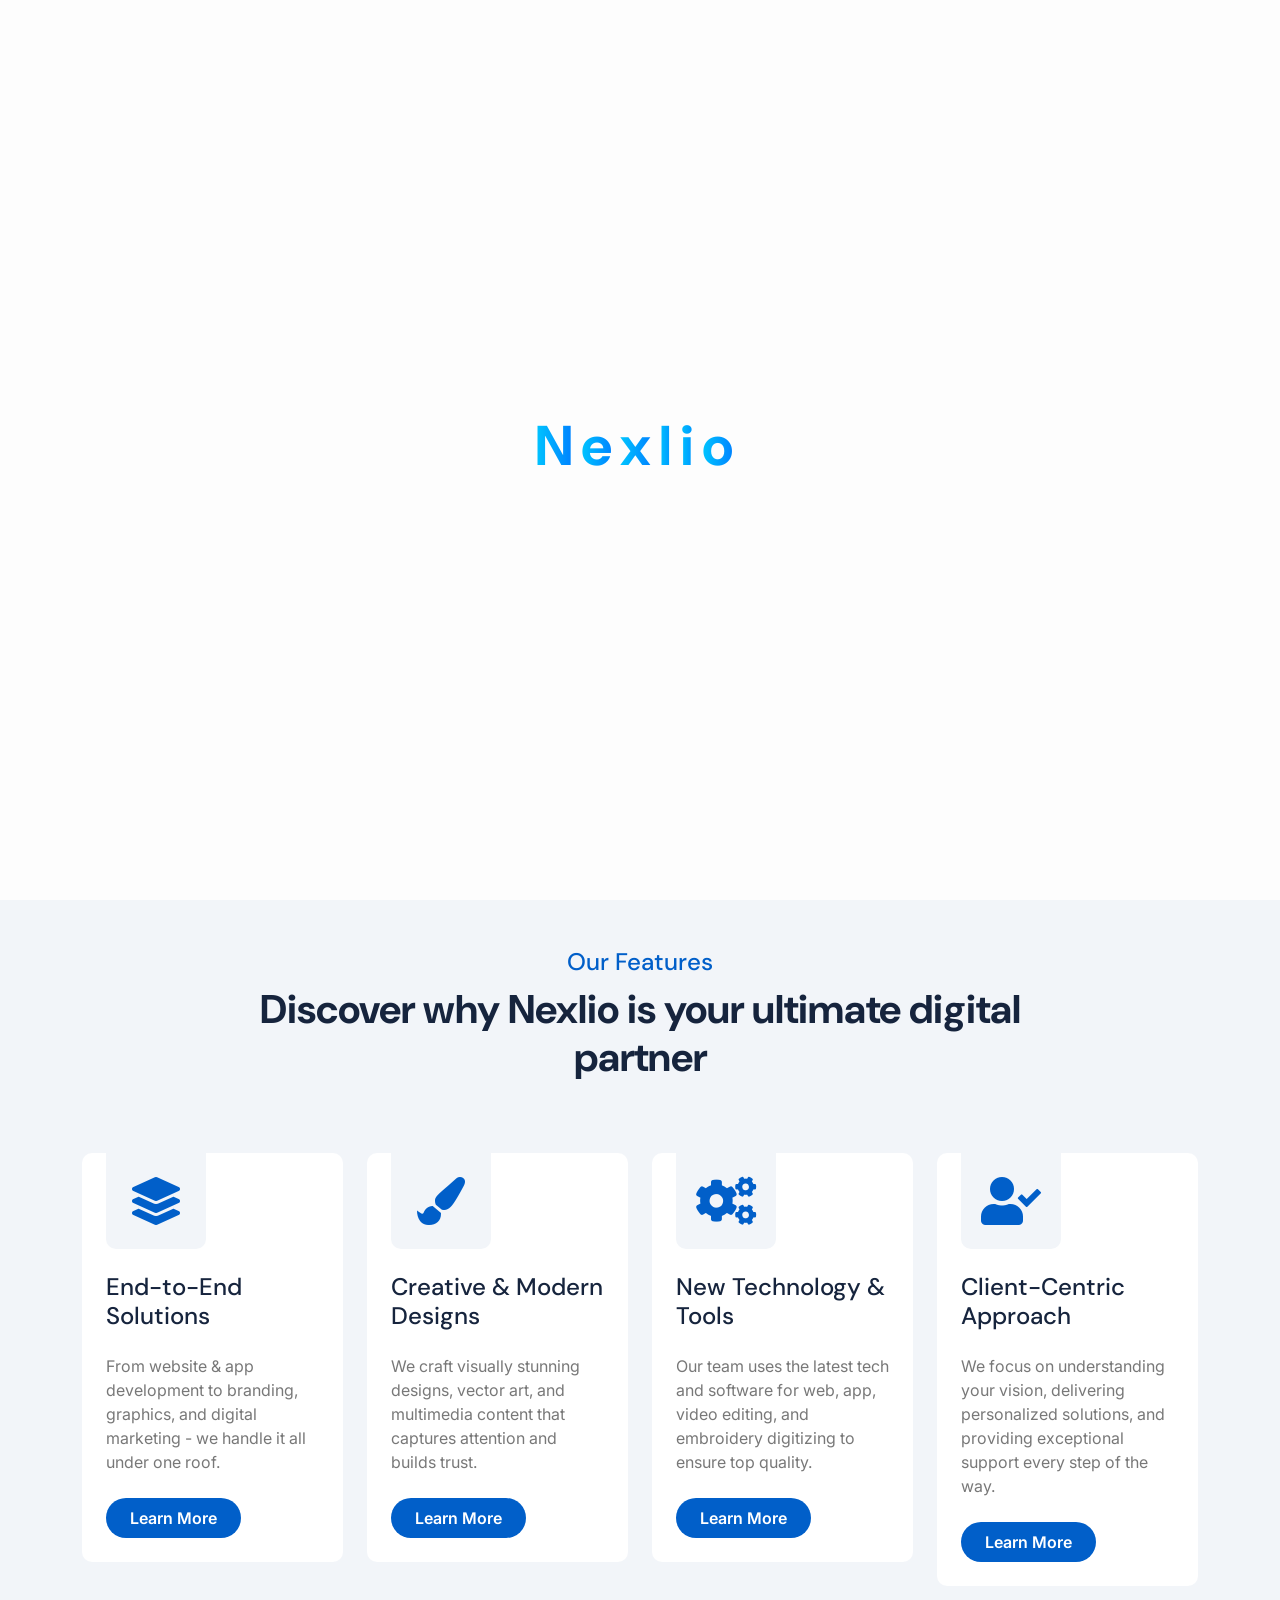
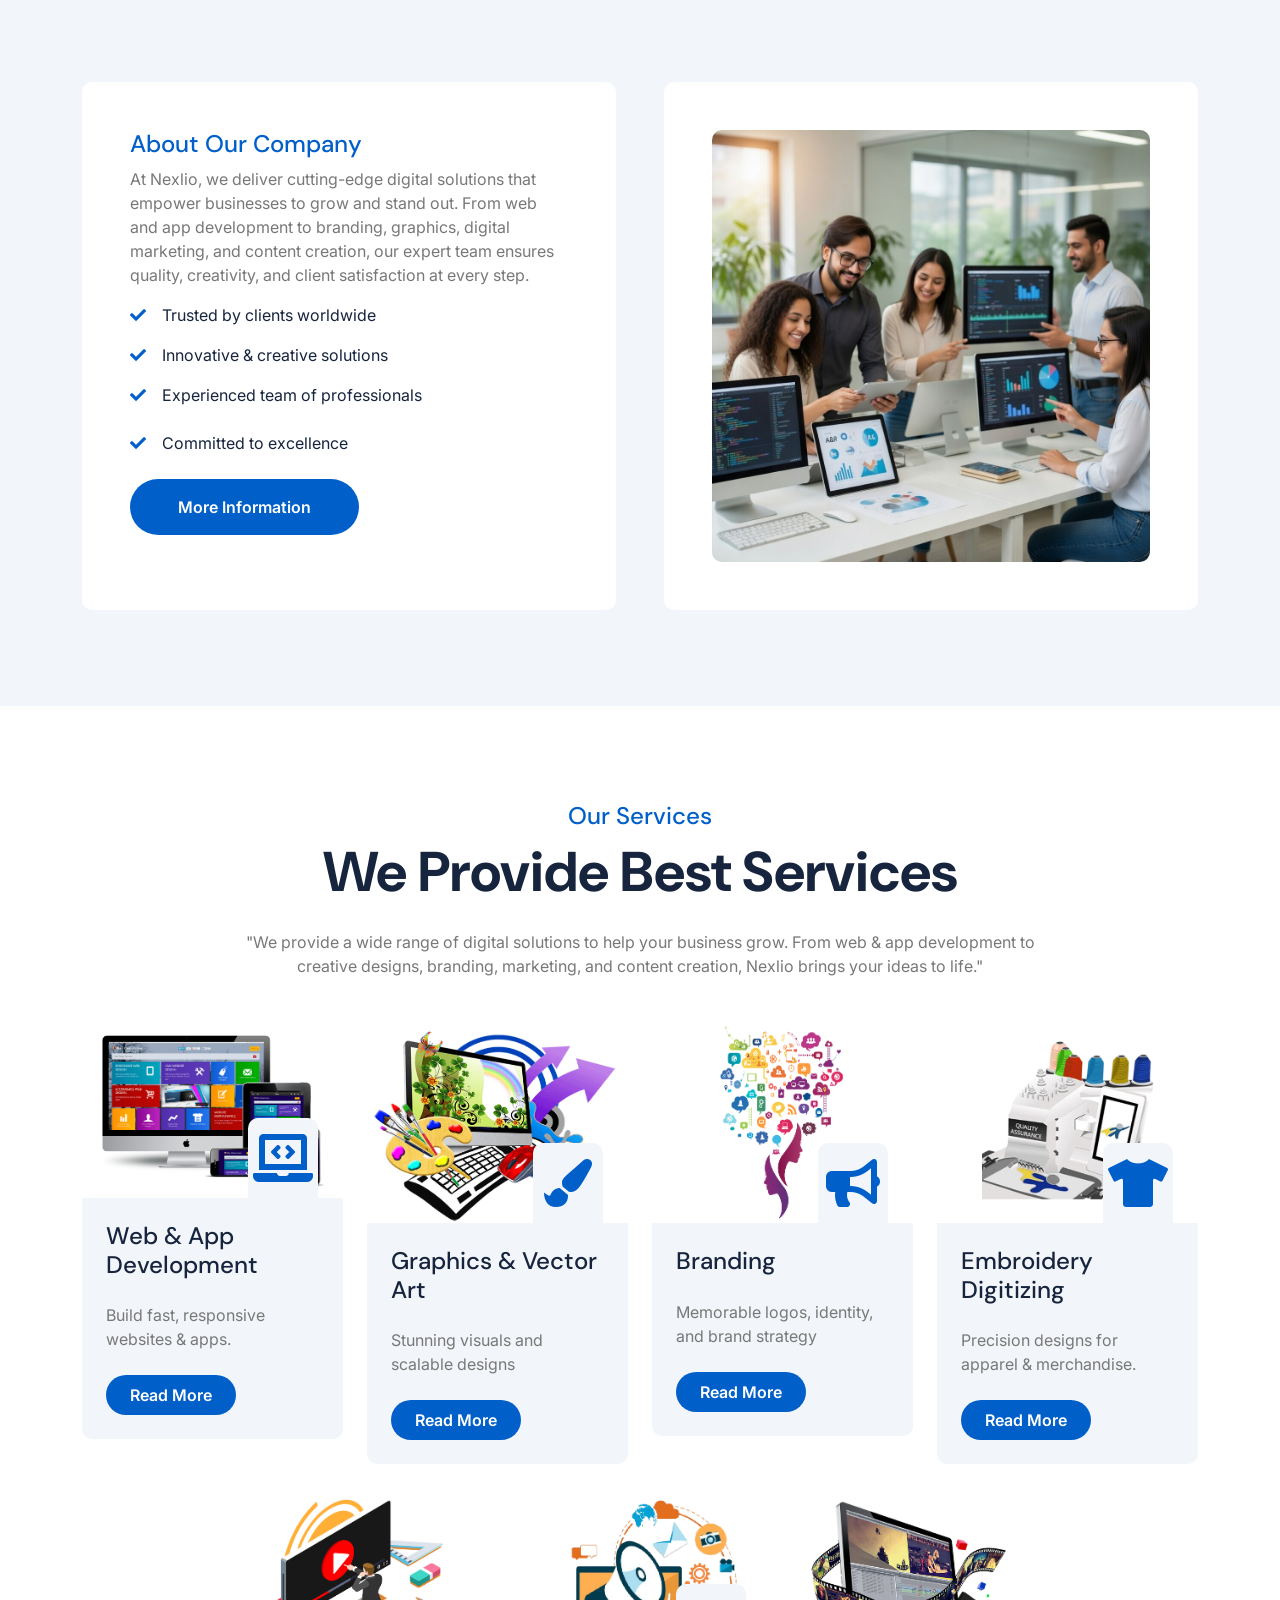
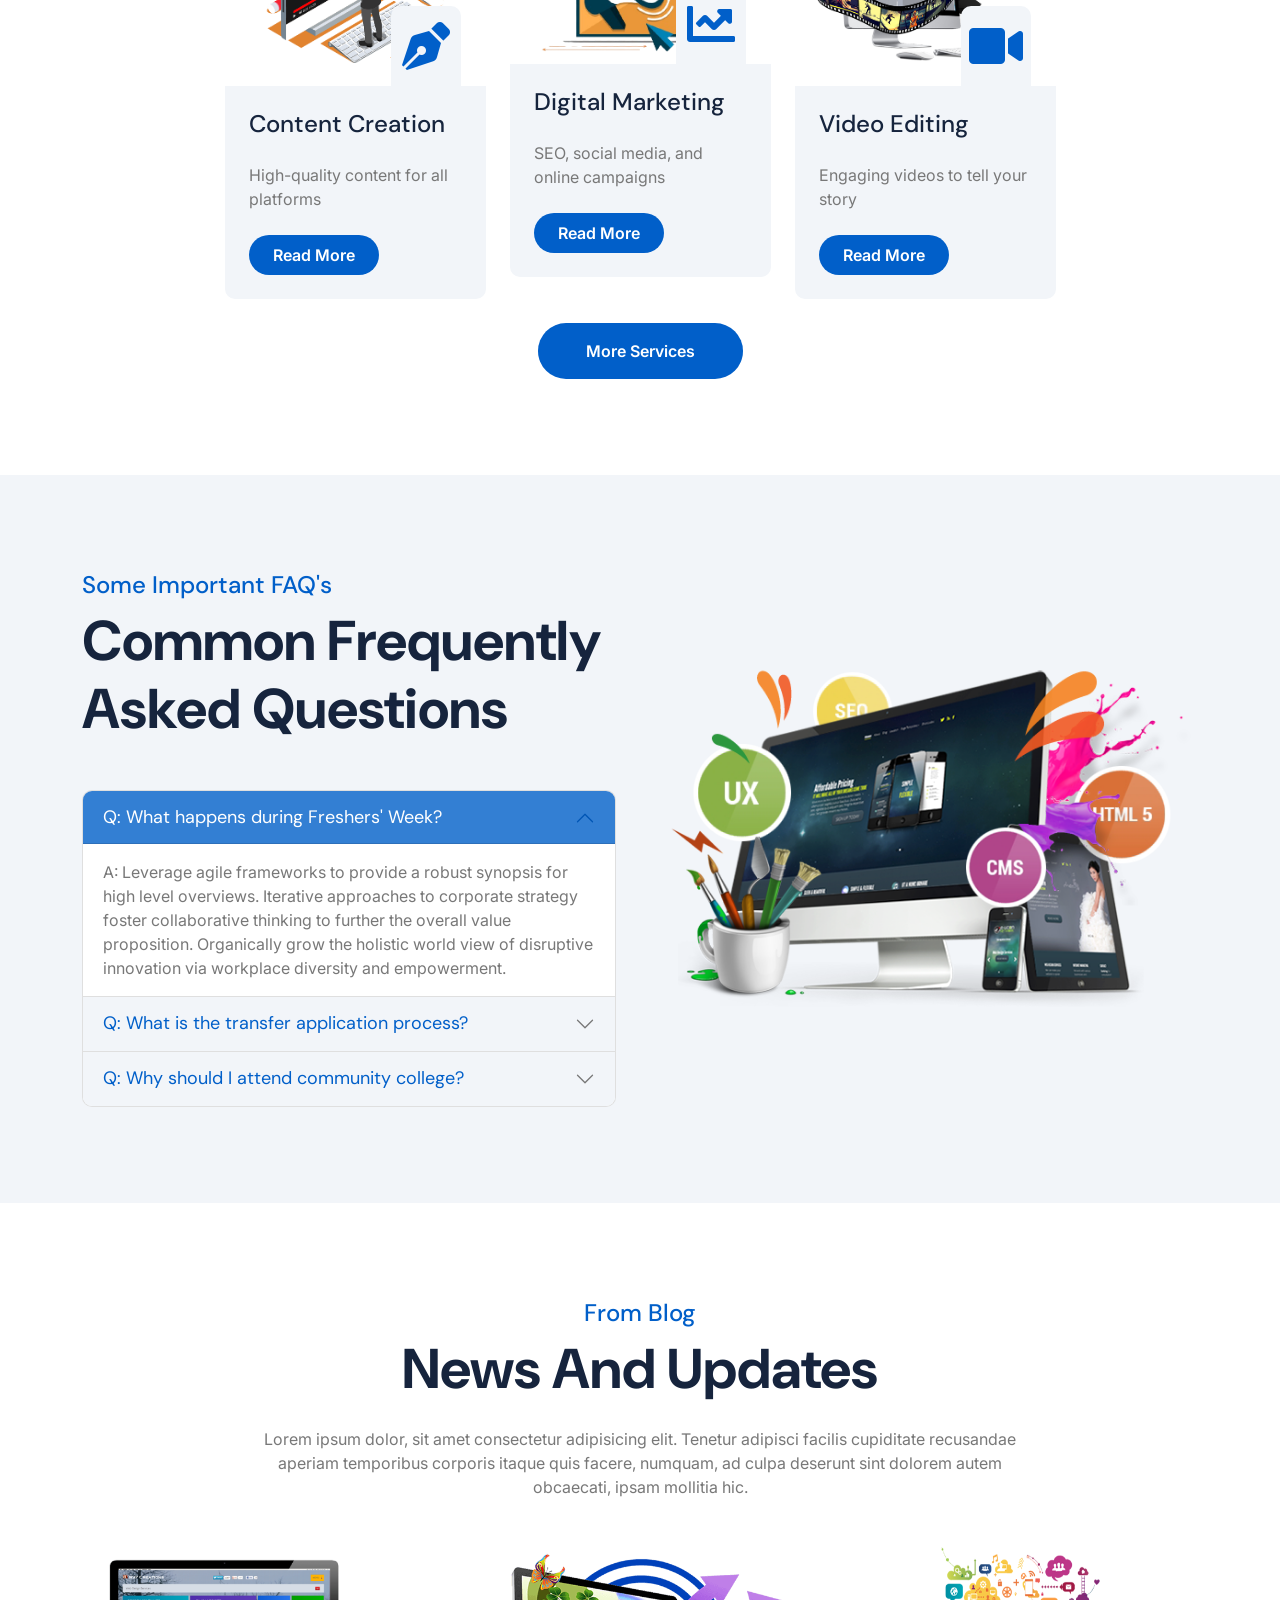
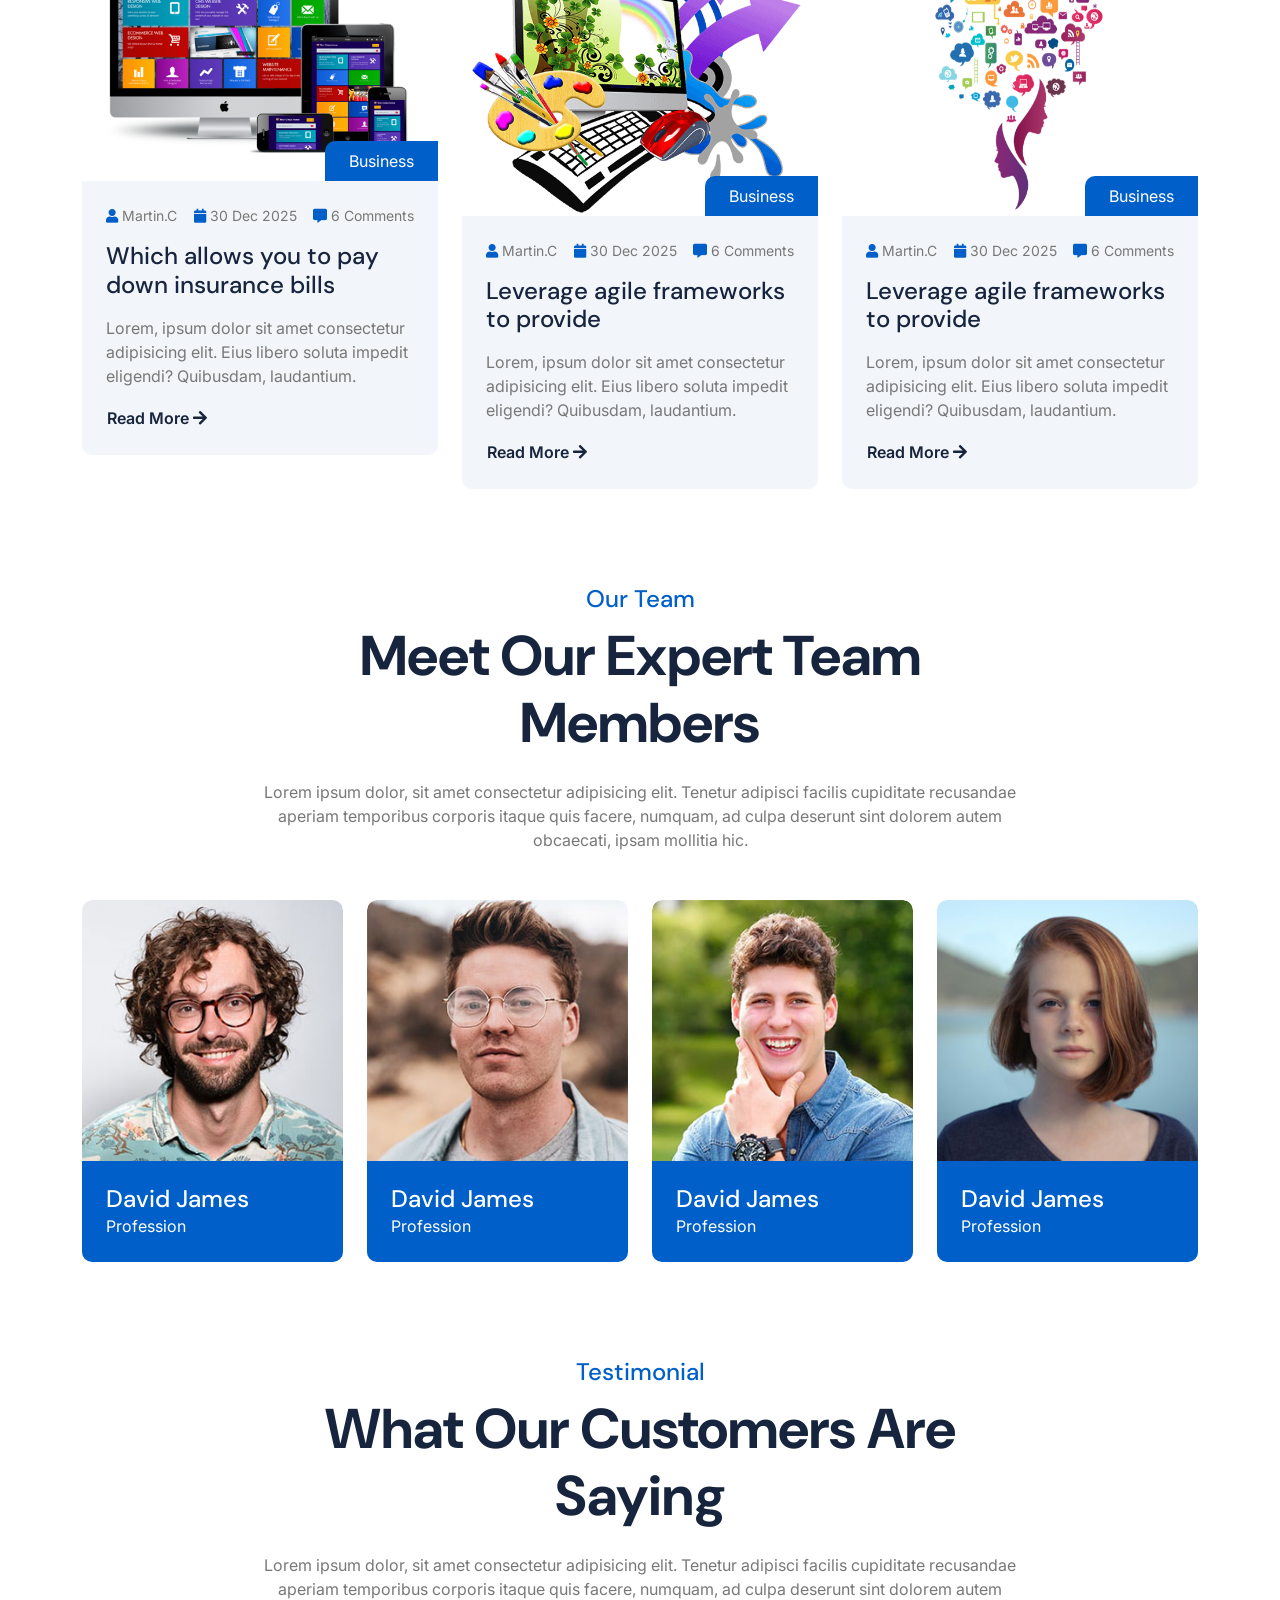
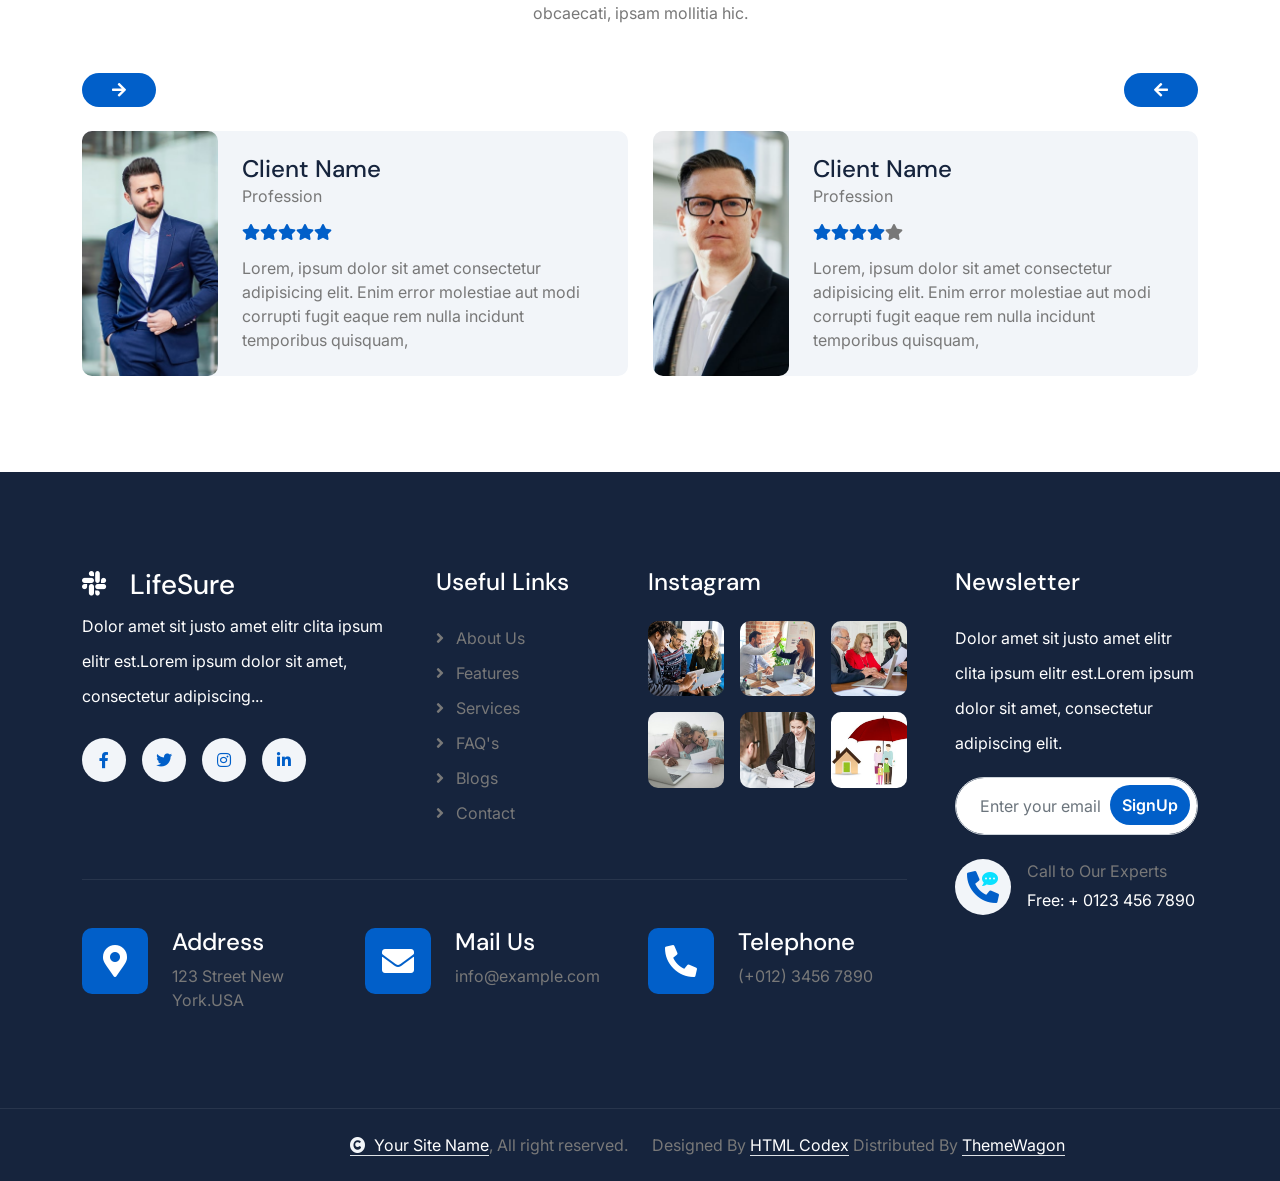
<file: index.html>
<!DOCTYPE html>
<html lang="en">

    <head>
        <meta charset="utf-8">
        <title>Nexlio</title>
        <meta content="width=device-width, initial-scale=1.0" name="viewport">
        <meta content="" name="keywords">
        <meta content="" name="description">

        <!-- Google Web Fonts -->
        <link rel="preconnect" href="https://fonts.googleapis.com">
        <link rel="preconnect" href="https://fonts.gstatic.com" crossorigin>
        <link href="https://fonts.googleapis.com/css2?family=DM+Sans:ital,opsz,wght@0,9..40,100..1000;1,9..40,100..1000&family=Inter:slnt,wght@-10..0,100..900&display=swap" rel="stylesheet">

        <!-- Icon Font Stylesheet -->
        <link rel="stylesheet" href="https://use.fontawesome.com/releases/v5.15.4/css/all.css"/>
        <link href="https://cdn.jsdelivr.net/npm/bootstrap-icons@1.4.1/font/bootstrap-icons.css" rel="stylesheet">

        <!-- Libraries Stylesheet -->
        <link rel="stylesheet" href="lib/animate/animate.min.css"/>
        <link href="lib/lightbox/css/lightbox.min.css" rel="stylesheet">
        <link href="lib/owlcarousel/assets/owl.carousel.min.css" rel="stylesheet">


        <!-- Customized Bootstrap Stylesheet -->
        <link href="css/bootstrap.min.css" rel="stylesheet">

        <!-- Template Stylesheet -->
        <link href="css/style.css" rel="stylesheet">
    </head>

    <body>

        <!-- Spinner Start -->
      <div id="spinner" class="show">
         <h1 class="logo-text">
        <span>N</span>
        <span>e</span>
        <span>x</span>
        <span>l</span>
        <span>i</span>
        <span>o</span>
        <span class="cursor"></span>
         </h1>
     </div>
        <!-- Spinner End -->

        <!-- Topbar Start -->
        <div class="container-fluid topbar px-0 px-lg-4 bg-light py-2 d-none d-lg-block">
            <div class="container">
                <div class="row gx-0 align-items-center">
                    <div class="col-lg-8 text-center text-lg-start mb-lg-0">
                        <div class="d-flex flex-wrap">
                            <div class="border-end border-primary pe-3">
                                <a href="#" class="text-muted small"><i class="fas fa-map-marker-alt text-primary me-2"></i>Karachi, Pakistan</a>
                            </div>
                            <div class="ps-3">
                                <a href="mailto:nexlio.info@gmail.com" class="text-muted small"><i class="fas fa-envelope text-primary me-2"></i>nexlio.info@gmail.com</a>
                            </div>
                        </div>
                    </div>
                    <div class="col-lg-4 text-center text-lg-end">
                        <div class="d-flex justify-content-end">
                            <div class="d-flex border-end border-primary pe-3">
                                <a class="btn p-0 text-primary me-3" href="#"><i class="fab fa-facebook-f"></i></a>
                                <a class="btn p-0 text-primary me-3" href="#"><i class="fab fa-twitter"></i></a>
                                <a class="btn p-0 text-primary me-3" href="#"><i class="fab fa-instagram"></i></a>
                                <a class="btn p-0 text-primary me-0" href="#"><i class="fab fa-linkedin-in"></i></a>
                            </div>
                            <!-- language start -->

                            <div class="dropdown ms-3">
                                <a href="#" class="dropdown-toggle text-dark" data-bs-toggle="dropdown"><small><i class="fas fa-globe-europe text-primary me-2"></i> English</small></a>
                                <div class="dropdown-menu rounded">
                                    <a href="#" class="dropdown-item">English</a>
                                    <a href="#" class="dropdown-item">Bangla</a>
                                    <a href="#" class="dropdown-item">French</a>
                                    <a href="#" class="dropdown-item">Spanish</a>
                                    <a href="#" class="dropdown-item">Arabic</a>
                                </div>
                            </div>
                            <!-- language end -->

                        </div>
                    </div>
                </div>
            </div>
        </div>
        <!-- Topbar End -->

        <!-- Navbar & Hero Start -->
        <div class="container-fluid nav-bar px-0 px-lg-4 py-lg-0">
            <div class="container">
                <nav class="navbar navbar-expand-lg navbar-light"> 
                    <a href="index.html" class="navbar-brand p-0">
                        <!-- <h1 class="text-primary mb-0"><i class="fab fa-slack me-2"></i> LifeSure</h1> -->
                        <img src="img/logo.png" alt="Nexlio">
                    </a>
                    <button class="navbar-toggler" type="button" data-bs-toggle="collapse" data-bs-target="#navbarCollapse">
                        <span class="fa fa-bars"></span>
                    </button>
                    <div class="collapse navbar-collapse" id="navbarCollapse">
                        <div class="navbar-nav mx-0 mx-lg-auto">
                            <a href="index.html" class="nav-item nav-link active">Home</a>
                            <a href="about.html" class="nav-item nav-link">About</a>
                            <a href="service.html" class="nav-item nav-link">Services</a>
                            <a href="blog.html" class="nav-item nav-link">Blog</a>
                            <div class="nav-item dropdown">
                                <a href="#" class="nav-link" data-bs-toggle="dropdown">
                                    <span class="dropdown-toggle">Pages</span>
                                </a>
                                <div class="dropdown-menu">
                                    <a href="feature.html" class="dropdown-item">Our Features</a>
                                    <a href="team.html" class="dropdown-item">Our team</a>
                                    <a href="testimonial.html" class="dropdown-item">Testimonial</a>
                                    <a href="FAQ.html" class="dropdown-item">FAQs</a>
                                    <a href="404.html" class="dropdown-item">404 Page</a>
                                </div>
                            </div>
                            <a href="contact.html" class="nav-item nav-link">Contact</a>
                            <div class="nav-btn px-3">
                                <button class="btn-search btn btn-primary btn-md-square rounded-circle flex-shrink-0" data-bs-toggle="modal" data-bs-target="#searchModal"><i class="fas fa-search"></i></button>
                                <a href="contact.html" class="btn btn-primary rounded-pill py-2 px-4 ms-3 flex-shrink-0"> Get a Quote</a>
                            </div>
                        </div>
                    </div>
                    <div class="d-none d-xl-flex flex-shrink-0 ps-4">
                        <a href="#" class="btn btn-light btn-lg-square rounded-circle position-relative wow tada" data-wow-delay=".9s">
                            <i class="fa fa-phone-alt fa-2x"></i>
                            <div class="position-absolute" style="top: 7px; right: 12px;">
                                <span><i class="fa fa-comment-dots text-secondary"></i></span>
                            </div>
                        </a>
                        <div class="d-flex flex-column ms-3">
                            <span>Call to Our Experts</span>
                            <a href="https://wa.me/+9233283363738"><span class="text-dark">Free: + 923 328 3363738</span></a>
                        </div>
                    </div>
                </nav>
            </div>
        </div>
        <!-- Navbar & Hero End -->

        <!-- Modal Search Start -->
        <div class="modal fade" id="searchModal" tabindex="-1" aria-labelledby="exampleModalLabel" aria-hidden="true">
            <div class="modal-dialog modal-fullscreen">
                <div class="modal-content rounded-0">
                    <div class="modal-header">
                        <h5 class="modal-title" id="exampleModalLabel">Search by keyword</h5>
                        <button type="button" class="btn-close" data-bs-dismiss="modal" aria-label="Close"></button>
                    </div>
                    <div class="modal-body d-flex align-items-center bg-primary">
                        <div class="input-group w-75 mx-auto d-flex">
                            <input type="search" class="form-control p-3" placeholder="keywords" aria-describedby="search-icon-1">
                            <span id="search-icon-1" class="btn bg-light border nput-group-text p-3"><i class="fa fa-search"></i></span>
                        </div>
                    </div>
                </div>
            </div>
        </div>
        <!-- Modal Search End -->


        <!-- Carousel Start -->
        <div class="header-carousel owl-carousel">
            <div class="header-carousel-item bg-primary">
                <div class="carousel-caption">
                    <div class="container">
                        <div class="row g-4 align-items-center">
                            <div class="col-lg-7 animated fadeInLeft">
                                <div class="text-sm-center text-md-start">
                                    <h4 class="text-white text-uppercase fw-bold mb-4">Welcome To Nexlio</h4>
                                    <h1 class="display-6 text-white mb-4">Next-Level Digital Solutions</h1>
                                    <p class="mb-5 fs-5">"Web & App Development, Graphics, Branding, Digital Marketing, Video Editing & More." </p>
                                    <div class="d-flex justify-content-center justify-content-md-start flex-shrink-0 mb-4">
                                        <a class="btn btn-light rounded-pill py-3 px-4 px-md-5 me-2" href="#"><i class="fas fa-play-circle me-2"></i> Watch Video</a>
                                        <a class="btn btn-dark rounded-pill py-3 px-4 px-md-5 ms-2" href="#">Explore Services</a>
                                    </div>
                                </div>
                            </div>
                            <div class="col-lg-5 animated fadeInRight">
                                <div class="calrousel-img" style="object-fit: cover;">
                                    <img src="img/carousel-2.png" class="img-fluid w-100" alt="">
                                </div>
                            </div>
                        </div>
                    </div>
                </div>
            </div>
            <div class="header-carousel-item bg-primary">
                <div class="carousel-caption">
                    <div class="container">
                        <div class="row gy-4 gy-lg-0 gx-0 gx-lg-5 align-items-center">
                            <div class="col-lg-5 animated fadeInLeft">
                                <div class="calrousel-img">
                                    <img src="img/carousel-3.png" class="img-fluid w-100" alt="">
                                </div>
                            </div>
                            <div class="col-lg-7 animated fadeInRight">
                                <div class="text-sm-center text-md-end">
                                    <h4 class="text-white text-uppercase fw-bold mb-4">Welcome To Nexlio</h4>
                                    <h1 class="display-6 text-white mb-4">Your One-Stop Digital Studio</h1>
                                    <p class="mb-5 fs-5">From Web & App Development to Branding, Embroidery Digitizing & Creative Content — We Do It All! </p>
                                    <div class="d-flex justify-content-center justify-content-md-end flex-shrink-0 mb-4">
                                        <a class="btn btn-light rounded-pill py-3 px-4 px-md-5 me-2" href="#"><i class="fas fa-play-circle me-2"></i> Watch Video</a>
                                        <a class="btn btn-dark rounded-pill py-3 px-4 px-md-5 ms-2" href="#">Get Started Today</a>
                                    </div>
                                </div>
                            </div>
                        </div>
                    </div>
                </div>
            </div>
        </div>
        <!-- Carousel End -->

        <!-- Feature Start -->
        <div class="container-fluid feature bg-light py-5">
            <div class="container py-5">
                <div class="text-center mx-auto pb-5 wow fadeInUp" data-wow-delay="0.2s" style="max-width: 800px;">
                    <h4 class="text-primary">Our Features</h4>
                    <h1 class="display-6 mb-4">Discover why Nexlio is your ultimate digital partner</h1>
                    <!-- <p class="mb-0">Discover why Nexlio is your ultimate digital partner           </p> -->
                </div>
                <div class="row g-4">
                    <div class="col-md-6 col-lg-6 col-xl-3 wow fadeInUp" data-wow-delay="0.2s">
                        <div class="feature-item p-4 pt-0">
                            <div class="feature-icon p-4 mb-4">
                                <i class="fas fa-layer-group fa-3x text-primary"></i>
                            </div>
                            <h4 class="mb-4">End-to-End Solutions</h4>
                            <p class="mb-4">From website & app development to branding, graphics, and digital marketing - we handle it all under one roof.
                            </p>
                            <a class="btn btn-primary rounded-pill py-2 px-4" href="#">Learn More</a>
                        </div>
                    </div>
                    <div class="col-md-6 col-lg-6 col-xl-3 wow fadeInUp" data-wow-delay="0.4s">
                        <div class="feature-item p-4 pt-0">
                            <div class="feature-icon p-4 mb-4">
                                <i class="fas fa-paint-brush fa-3x text-primary"></i>
                            </div>
                            <h4 class="mb-4">Creative & Modern Designs</h4>
                            <p class="mb-4">We craft visually stunning designs, vector art, and multimedia content that captures attention and builds trust.
                            </p>
                            <a class="btn btn-primary rounded-pill py-2 px-4" href="#">Learn More</a>
                        </div>
                    </div>
                    <div class="col-md-6 col-lg-6 col-xl-3 wow fadeInUp" data-wow-delay="0.6s">
                        <div class="feature-item p-4 pt-0">
                            <div class="feature-icon p-4 mb-4">
                                <i class="fas fa-cogs fa-3x text-primary"></i>
                            </div>
                            <h4 class="mb-4">New Technology & Tools</h4>
                            <p class="mb-4">Our team uses the latest tech and software for web, app, video editing, and embroidery digitizing to ensure top quality.
                            </p>
                            <a class="btn btn-primary rounded-pill py-2 px-4" href="#">Learn More</a>
                        </div>
                    </div>
                    <div class="col-md-6 col-lg-6 col-xl-3 wow fadeInUp" data-wow-delay="0.8s">
                        <div class="feature-item p-4 pt-0">
                            <div class="feature-icon p-4 mb-4">
                                <i class="fas fa-user-check fa-3x text-primary"></i>
                            </div>
                            <h4 class="mb-4">Client-Centric Approach</h4>
                            <p class="mb-4">We focus on understanding your vision, delivering personalized solutions, and providing exceptional support every step of the way.
                            </p>
                            <a class="btn btn-primary rounded-pill py-2 px-4" href="#">Learn More</a>
                        </div>
                    </div>
                </div>
            </div>
        </div>
        <!-- Feature End -->

        <!-- About Start -->
        <div class="container-fluid bg-light about pb-5">
            <div class="container pb-5">
                <div class="row g-5">
                    <div class="col-xl-6 wow fadeInLeft" data-wow-delay="0.2s">
                        <div class="about-item-content bg-white rounded p-5 h-100">
                            <h4 class="text-primary">About Our Company</h4>
                            <!-- <h1 class="display-4 mb-4">High Range of Exploring Protection</h1> -->
                            <p>At Nexlio, we deliver cutting-edge digital solutions that empower businesses to grow and stand out. From web and app development to branding, graphics, digital marketing, and content creation, our expert team ensures quality, creativity, and client satisfaction at every step.
                            </p>
                            <!-- <p>Lorem ipsum dolor sit amet consectetur adipisicing elit. Beatae praesentium recusandae eligendi modi hic
                            </p> -->
                            <p class="text-dark"><i class="fa fa-check text-primary me-3"></i>Trusted by clients worldwide</p>
                            <p class="text-dark"><i class="fa fa-check text-primary me-3"></i>Innovative & creative solutions</p>
                            <p class="text-dark mb-4"><i class="fa fa-check text-primary me-3"></i>Experienced team of professionals</p>
                            <p class="text-dark mb-4"><i class="fa fa-check text-primary me-3"></i>Committed to excellence</p>
                            <a class="btn btn-primary rounded-pill py-3 px-5" href="#">More Information</a>
                        </div>
                    </div>
                    <div class="col-xl-6 wow fadeInRight" data-wow-delay="0.2s">
                        <div class="bg-white rounded p-5 h-100">
                            <div class="row g-4 justify-content-center">
                                <div class="col-12">
                                    <div class="rounded bg-light">
                                        <img src="img/about-1.jpg" class="img-fluid rounded w-100" alt="">
                                    </div>
                                </div>
                                <!-- <div class="col-sm-6">
                                    <div class="counter-item bg-light rounded p-3 h-100">
                                        <div class="counter-counting">
                                            <span class="text-primary fs-2 fw-bold" data-toggle="counter-up">129</span>
                                            <span class="h1 fw-bold text-primary">+</span>
                                        </div>
                                        <h4 class="mb-0 text-dark">Insurance Policies</h4>
                                    </div>
                                </div>
                                <div class="col-sm-6">
                                    <div class="counter-item bg-light rounded p-3 h-100">
                                        <div class="counter-counting">
                                            <span class="text-primary fs-2 fw-bold" data-toggle="counter-up">99</span>
                                            <span class="h1 fw-bold text-primary">+</span>
                                        </div>
                                        <h4 class="mb-0 text-dark">Awards WON</h4>
                                    </div>
                                </div>
                                <div class="col-sm-6">
                                    <div class="counter-item bg-light rounded p-3 h-100">
                                        <div class="counter-counting">
                                            <span class="text-primary fs-2 fw-bold" data-toggle="counter-up">556</span>
                                            <span class="h1 fw-bold text-primary">+</span>
                                        </div>
                                        <h4 class="mb-0 text-dark">Skilled Agents</h4>
                                    </div>
                                </div>
                                <div class="col-sm-6">
                                    <div class="counter-item bg-light rounded p-3 h-100">
                                        <div class="counter-counting">
                                            <span class="text-primary fs-2 fw-bold" data-toggle="counter-up">967</span>
                                            <span class="h1 fw-bold text-primary">+</span>
                                        </div>
                                        <h4 class="mb-0 text-dark">Team Members</h4>
                                    </div>
                                </div> -->
                            </div>
                        </div>
                    </div>
                </div>
            </div>
        </div>
        <!-- About End -->

        <!-- Service Start -->
        <div class="container-fluid service py-5">
            <div class="container py-5">
                <div class="text-center mx-auto pb-5 wow fadeInUp" data-wow-delay="0.2s" style="max-width: 800px;">
                    <h4 class="text-primary">Our Services</h4>
                    <h1 class="display-4 mb-4">We Provide Best Services</h1>
                    <p class="mb-0">"We provide a wide range of digital solutions to help your business grow. From web & app development to creative designs, branding, marketing, and content creation, Nexlio brings your ideas to life."
                    </p>
                </div>
                <div class="row g-4 justify-content-center">
                    <div class="col-md-6 col-lg-6 col-xl-3 wow fadeInUp" data-wow-delay="0.2s">
                        <div class="service-item">
                            <div class="service-img">
                                <img src="img/blog-1.png" class="img-fluid rounded-top w-100" alt="">
                                <div class="service-icon p-3">
                                    <i class="fas fa-laptop-code fa-3x text-primary"></i>
                                </div>
                            </div>
                            <div class="service-content p-4">
                                <div class="service-content-inner">
                                    <a href="#" class="d-inline-block h4 mb-4">Web & App Development</a>
                                    <p class="mb-4">Build fast, responsive websites & apps.</p>
                                    <a class="btn btn-primary rounded-pill py-2 px-4" href="#">Read More</a>
                                </div>
                            </div>
                        </div>
                    </div>
                    <div class="col-md-6 col-lg-6 col-xl-3 wow fadeInUp" data-wow-delay="0.4s">
                        <div class="service-item">
                            <div class="service-img">
                                <img src="img/blog-2.png" class="img-fluid rounded-top w-100" alt="">
                                <div class="service-icon p-3">
                                    <i class="fas fa-paint-brush fa-3x text-primary"></i>
                                </div>
                            </div>
                            <div class="service-content p-4">
                                <div class="service-content-inner">
                                    <a href="#" class="d-inline-block h4 mb-4">Graphics & Vector Art</a>
                                    <p class="mb-4">Stunning visuals and scalable designs</p>
                                    <a class="btn btn-primary rounded-pill py-2 px-4" href="#">Read More</a>
                                </div>
                            </div>
                        </div>
                    </div>
                    <div class="col-md-6 col-lg-6 col-xl-3 wow fadeInUp" data-wow-delay="0.6s">
                        <div class="service-item">
                            <div class="service-img">
                                <img src="img/blog-3.png" class="img-fluid rounded-top w-100" alt="">
                                <div class="service-icon p-3">
                                    <i class="fas fa-bullhorn fa-3x text-primary"></i>
                                </div>
                            </div>
                            <div class="service-content p-4">
                                <div class="service-content-inner">
                                    <a href="#" class="d-inline-block h4 mb-4">Branding</a>
                                    <p class="mb-4">Memorable logos, identity, and brand strategy</p>
                                    <a class="btn btn-primary rounded-pill py-2 px-4" href="#">Read More</a>
                                </div>
                            </div>
                        </div>
                    </div>
                    <div class="col-md-6 col-lg-6 col-xl-3 wow fadeInUp" data-wow-delay="0.8s">
                        <div class="service-item">
                            <div class="service-img">
                                <img src="img/blog-4.png" class="img-fluid rounded-top w-100" alt="">
                                <div class="service-icon p-3">
                                    <i class="fas fa-tshirt fa-3x text-primary"></i>
                                </div>
                            </div>
                            <div class="service-content p-4">
                                <div class="service-content-inner">
                                    <a href="#" class="d-inline-block h4 mb-4">Embroidery Digitizing</a>
                                    <p class="mb-4">Precision designs for apparel & merchandise.</p>
                                    <a class="btn btn-primary rounded-pill py-2 px-4" href="#">Read More</a>
                                </div>
                            </div>
                        </div>
                    </div><div class="col-md-6 col-lg-6 col-xl-3 wow fadeInUp" data-wow-delay="0.10s">
                        <div class="service-item">
                            <div class="service-img">
                                <img src="img/blog-5.png" class="img-fluid rounded-top w-100" alt="">
                                <div class="service-icon p-3">
                                    <i class="fas fa-pen-nib fa-3x text-primary"></i>
                                </div>
                            </div>
                            <div class="service-content p-4">
                                <div class="service-content-inner">
                                    <a href="#" class="d-inline-block h4 mb-4">Content Creation</a>
                                    <p class="mb-4">High-quality content for all platforms</p>
                                    <a class="btn btn-primary rounded-pill py-2 px-4" href="#">Read More</a>
                                </div>
                            </div>
                        </div>
                    </div><div class="col-md-6 col-lg-6 col-xl-3 wow fadeInUp" data-wow-delay="0.12s">
                        <div class="service-item">
                            <div class="service-img">
                                <img src="img/blog-6.png" class="img-fluid rounded-top w-100" alt="">
                                <div class="service-icon p-3">
                                    <i class="fas fa-chart-line fa-3x text-primary"></i>
                                </div>
                            </div>
                            <div class="service-content p-4">
                                <div class="service-content-inner">
                                    <a href="#" class="d-inline-block h4 mb-4">Digital Marketing</a>
                                    <p class="mb-4">SEO, social media, and online campaigns</p>
                                    <a class="btn btn-primary rounded-pill py-2 px-4" href="#">Read More</a>
                                </div>
                            </div>
                        </div>
                    </div><div class="col-md-6 col-lg-6 col-xl-3 wow fadeInUp" data-wow-delay="0.14s">
                        <div class="service-item">
                            <div class="service-img">
                                <img src="img/blog-7.png" class="img-fluid rounded-top w-100" alt="">
                                <div class="service-icon p-3">
                                    <i class="fas fa-video fa-3x text-primary"></i>
                                </div>
                            </div>
                            <div class="service-content p-4">
                                <div class="service-content-inner">
                                    <a href="#" class="d-inline-block h4 mb-4">Video Editing</a>
                                    <p class="mb-4">Engaging videos to tell your story</p>
                                    <a class="btn btn-primary rounded-pill py-2 px-4" href="#">Read More</a>
                                </div>
                            </div>
                        </div>
                    </div>
                    <div class="col-12 text-center wow fadeInUp" data-wow-delay="0.2s">
                        <a class="btn btn-primary rounded-pill py-3 px-5" href="#">More Services</a>
                    </div>
                </div>
            </div>
        </div>
        <!-- Service End -->

        <!-- FAQs Start -->
        <div class="container-fluid faq-section bg-light py-5">
            <div class="container py-5">
                <div class="row g-5 align-items-center">
                    <div class="col-xl-6 wow fadeInLeft" data-wow-delay="0.2s">
                        <div class="h-100">
                            <div class="mb-5">
                                <h4 class="text-primary">Some Important FAQ's</h4>
                                <h1 class="display-4 mb-0">Common Frequently Asked Questions</h1>
                            </div>
                            <div class="accordion" id="accordionExample">
                                <div class="accordion-item">
                                    <h2 class="accordion-header" id="headingOne">
                                        <button class="accordion-button border-0" type="button" data-bs-toggle="collapse" data-bs-target="#collapseOne" aria-expanded="true" aria-controls="collapseOne">
                                            Q: What happens during Freshers' Week?
                                        </button>
                                    </h2>
                                    <div id="collapseOne" class="accordion-collapse collapse show active" aria-labelledby="headingOne" data-bs-parent="#accordionExample">
                                        <div class="accordion-body rounded">
                                            A: Leverage agile frameworks to provide a robust synopsis for high level overviews. Iterative approaches to corporate strategy foster collaborative thinking to further the overall value proposition. Organically grow the holistic world view of disruptive innovation via workplace diversity and empowerment.
                                        </div>
                                    </div>
                                </div>
                                <div class="accordion-item">
                                    <h2 class="accordion-header" id="headingTwo">
                                        <button class="accordion-button collapsed" type="button" data-bs-toggle="collapse" data-bs-target="#collapseTwo" aria-expanded="false" aria-controls="collapseTwo">
                                            Q: What is the transfer application process?
                                        </button>
                                    </h2>
                                    <div id="collapseTwo" class="accordion-collapse collapse" aria-labelledby="headingTwo" data-bs-parent="#accordionExample">
                                        <div class="accordion-body">
                                            A: Leverage agile frameworks to provide a robust synopsis for high level overviews. Iterative approaches to corporate strategy foster collaborative thinking to further the overall value proposition. Organically grow the holistic world view of disruptive innovation via workplace diversity and empowerment.
                                        </div>
                                    </div>
                                </div>
                                <div class="accordion-item">
                                    <h2 class="accordion-header" id="headingThree">
                                        <button class="accordion-button collapsed" type="button" data-bs-toggle="collapse" data-bs-target="#collapseThree" aria-expanded="false" aria-controls="collapseThree">
                                            Q: Why should I attend community college?
                                        </button>
                                    </h2>
                                    <div id="collapseThree" class="accordion-collapse collapse" aria-labelledby="headingThree" data-bs-parent="#accordionExample">
                                        <div class="accordion-body">
                                            A: Leverage agile frameworks to provide a robust synopsis for high level overviews. Iterative approaches to corporate strategy foster collaborative thinking to further the overall value proposition. Organically grow the holistic world view of disruptive innovation via workplace diversity and empowerment.
                                        </div>
                                    </div>
                                </div>
                            </div>
                        </div>
                    </div>
                    <div class="col-xl-6 wow fadeInRight" data-wow-delay="0.4s">
                        <img src="img/carousel-2.png" class="img-fluid w-100" alt="">
                    </div>
                </div>
            </div>
        </div>
        <!-- FAQs End -->

        <!-- Blog Start -->
        <div class="container-fluid blog py-5">
            <div class="container py-5">
                <div class="text-center mx-auto pb-5 wow fadeInUp" data-wow-delay="0.2s" style="max-width: 800px;">
                    <h4 class="text-primary">From Blog</h4>
                    <h1 class="display-4 mb-4">News And Updates</h1>
                    <p class="mb-0">Lorem ipsum dolor, sit amet consectetur adipisicing elit. Tenetur adipisci facilis cupiditate recusandae aperiam temporibus corporis itaque quis facere, numquam, ad culpa deserunt sint dolorem autem obcaecati, ipsam mollitia hic.
                    </p>
                </div>
                <div class="row g-4 justify-content-center">
                    <div class="col-lg-6 col-xl-4 wow fadeInUp" data-wow-delay="0.2s">
                        <div class="blog-item">
                            <div class="blog-img">
                                <img src="img/blog-1.png" class="img-fluid rounded-top w-100" alt="">
                                <div class="blog-categiry py-2 px-4">
                                    <span>Business</span>
                                </div>
                            </div>
                            <div class="blog-content p-4">
                                <div class="blog-comment d-flex justify-content-between mb-3">
                                    <div class="small"><span class="fa fa-user text-primary"></span> Martin.C</div>
                                    <div class="small"><span class="fa fa-calendar text-primary"></span> 30 Dec 2025</div>
                                    <div class="small"><span class="fa fa-comment-alt text-primary"></span> 6 Comments</div>
                                </div>
                                <a href="#" class="h4 d-inline-block mb-3">Which allows you to pay down insurance bills</a>
                                <p class="mb-3">Lorem, ipsum dolor sit amet consectetur adipisicing elit. Eius libero soluta impedit eligendi? Quibusdam, laudantium.</p>
                                <a href="#" class="btn p-0">Read More  <i class="fa fa-arrow-right"></i></a>
                            </div>
                        </div>
                    </div>
                    <div class="col-lg-6 col-xl-4 wow fadeInUp" data-wow-delay="0.4s">
                        <div class="blog-item">
                            <div class="blog-img">
                                <img src="img/blog-2.png" class="img-fluid rounded-top w-100" alt="">
                                <div class="blog-categiry py-2 px-4">
                                    <span>Business</span>
                                </div>
                            </div>
                            <div class="blog-content p-4">
                                <div class="blog-comment d-flex justify-content-between mb-3">
                                    <div class="small"><span class="fa fa-user text-primary"></span> Martin.C</div>
                                    <div class="small"><span class="fa fa-calendar text-primary"></span> 30 Dec 2025</div>
                                    <div class="small"><span class="fa fa-comment-alt text-primary"></span> 6 Comments</div>
                                </div>
                                <a href="#" class="h4 d-inline-block mb-3">Leverage agile frameworks to provide</a>
                                <p class="mb-3">Lorem, ipsum dolor sit amet consectetur adipisicing elit. Eius libero soluta impedit eligendi? Quibusdam, laudantium.</p>
                                <a href="#" class="btn p-0">Read More  <i class="fa fa-arrow-right"></i></a>
                            </div>
                        </div>
                    </div>
                    <div class="col-lg-6 col-xl-4 wow fadeInUp" data-wow-delay="0.6s">
                        <div class="blog-item">
                            <div class="blog-img">
                                <img src="img/blog-3.png" class="img-fluid rounded-top w-100" alt="">
                                <div class="blog-categiry py-2 px-4">
                                    <span>Business</span>
                                </div>
                            </div>
                            <div class="blog-content p-4">
                                <div class="blog-comment d-flex justify-content-between mb-3">
                                    <div class="small"><span class="fa fa-user text-primary"></span> Martin.C</div>
                                    <div class="small"><span class="fa fa-calendar text-primary"></span> 30 Dec 2025</div>
                                    <div class="small"><span class="fa fa-comment-alt text-primary"></span> 6 Comments</div>
                                </div>
                                <a href="#" class="h4 d-inline-block mb-3">Leverage agile frameworks to provide</a>
                                <p class="mb-3">Lorem, ipsum dolor sit amet consectetur adipisicing elit. Eius libero soluta impedit eligendi? Quibusdam, laudantium.</p>
                                <a href="#" class="btn p-0">Read More  <i class="fa fa-arrow-right"></i></a>
                            </div>
                        </div>
                    </div>
                </div>
            </div>
        </div>
        <!-- Blog End -->

        <!-- Team Start -->
        <div class="container-fluid team pb-5">
            <div class="container pb-5">
                <div class="text-center mx-auto pb-5 wow fadeInUp" data-wow-delay="0.2s" style="max-width: 800px;">
                    <h4 class="text-primary">Our Team</h4>
                    <h1 class="display-4 mb-4">Meet Our Expert Team Members</h1>
                    <p class="mb-0">Lorem ipsum dolor, sit amet consectetur adipisicing elit. Tenetur adipisci facilis cupiditate recusandae aperiam temporibus corporis itaque quis facere, numquam, ad culpa deserunt sint dolorem autem obcaecati, ipsam mollitia hic.
                    </p>
                </div>
                <div class="row g-4">
                    <div class="col-md-6 col-lg-6 col-xl-3 wow fadeInUp" data-wow-delay="0.2s">
                        <div class="team-item">
                            <div class="team-img">
                                <img src="img/team-1.jpg" class="img-fluid rounded-top w-100" alt="">
                                <div class="team-icon">
                                    <a class="btn btn-primary btn-sm-square rounded-pill mb-2" href=""><i class="fab fa-facebook-f"></i></a>
                                    <a class="btn btn-primary btn-sm-square rounded-pill mb-2" href=""><i class="fab fa-twitter"></i></a>
                                    <a class="btn btn-primary btn-sm-square rounded-pill mb-2" href=""><i class="fab fa-linkedin-in"></i></a>
                                    <a class="btn btn-primary btn-sm-square rounded-pill mb-0" href=""><i class="fab fa-instagram"></i></a>
                                </div>
                            </div>
                            <div class="team-title p-4">
                                <h4 class="mb-0">David James</h4>
                                <p class="mb-0">Profession</p>
                            </div>
                        </div>
                    </div>
                    <div class="col-md-6 col-lg-6 col-xl-3 wow fadeInUp" data-wow-delay="0.4s">
                        <div class="team-item">
                            <div class="team-img">
                                <img src="img/team-2.jpg" class="img-fluid rounded-top w-100" alt="">
                                <div class="team-icon">
                                    <a class="btn btn-primary btn-sm-square rounded-pill mb-2" href=""><i class="fab fa-facebook-f"></i></a>
                                    <a class="btn btn-primary btn-sm-square rounded-pill mb-2" href=""><i class="fab fa-twitter"></i></a>
                                    <a class="btn btn-primary btn-sm-square rounded-pill mb-2" href=""><i class="fab fa-linkedin-in"></i></a>
                                    <a class="btn btn-primary btn-sm-square rounded-pill mb-0" href=""><i class="fab fa-instagram"></i></a>
                                </div>
                            </div>
                            <div class="team-title p-4">
                                <h4 class="mb-0">David James</h4>
                                <p class="mb-0">Profession</p>
                            </div>
                        </div>
                    </div>
                    <div class="col-md-6 col-lg-6 col-xl-3 wow fadeInUp" data-wow-delay="0.6s">
                        <div class="team-item">
                            <div class="team-img">
                                <img src="img/team-3.jpg" class="img-fluid rounded-top w-100" alt="">
                                <div class="team-icon">
                                    <a class="btn btn-primary btn-sm-square rounded-pill mb-2" href=""><i class="fab fa-facebook-f"></i></a>
                                    <a class="btn btn-primary btn-sm-square rounded-pill mb-2" href=""><i class="fab fa-twitter"></i></a>
                                    <a class="btn btn-primary btn-sm-square rounded-pill mb-2" href=""><i class="fab fa-linkedin-in"></i></a>
                                    <a class="btn btn-primary btn-sm-square rounded-pill mb-0" href=""><i class="fab fa-instagram"></i></a>
                                </div>
                            </div>
                            <div class="team-title p-4">
                                <h4 class="mb-0">David James</h4>
                                <p class="mb-0">Profession</p>
                            </div>
                        </div>
                    </div>
                    <div class="col-md-6 col-lg-6 col-xl-3 wow fadeInUp" data-wow-delay="0.8s">
                        <div class="team-item">
                            <div class="team-img">
                                <img src="img/team-4.jpg" class="img-fluid rounded-top w-100" alt="">
                                <div class="team-icon">
                                    <a class="btn btn-primary btn-sm-square rounded-pill mb-2" href=""><i class="fab fa-facebook-f"></i></a>
                                    <a class="btn btn-primary btn-sm-square rounded-pill mb-2" href=""><i class="fab fa-twitter"></i></a>
                                    <a class="btn btn-primary btn-sm-square rounded-pill mb-2" href=""><i class="fab fa-linkedin-in"></i></a>
                                    <a class="btn btn-primary btn-sm-square rounded-pill mb-0" href=""><i class="fab fa-instagram"></i></a>
                                </div>
                            </div>
                            <div class="team-title p-4">
                                <h4 class="mb-0">David James</h4>
                                <p class="mb-0">Profession</p>
                            </div>
                        </div>
                    </div>
                </div>
            </div>
        </div>
        <!-- Team End -->

        <!-- Testimonial Start -->
        <div class="container-fluid testimonial pb-5">
            <div class="container pb-5">
                <div class="text-center mx-auto pb-5 wow fadeInUp" data-wow-delay="0.2s" style="max-width: 800px;">
                    <h4 class="text-primary">Testimonial</h4>
                    <h1 class="display-4 mb-4">What Our Customers Are Saying</h1>
                    <p class="mb-0">Lorem ipsum dolor, sit amet consectetur adipisicing elit. Tenetur adipisci facilis cupiditate recusandae aperiam temporibus corporis itaque quis facere, numquam, ad culpa deserunt sint dolorem autem obcaecati, ipsam mollitia hic.
                    </p>
                </div>
                <div class="owl-carousel testimonial-carousel wow fadeInUp" data-wow-delay="0.2s">
                    <div class="testimonial-item bg-light rounded">
                        <div class="row g-0">
                            <div class="col-4  col-lg-4 col-xl-3">
                                <div class="h-100">
                                    <img src="img/testimonial-1.jpg" class="img-fluid h-100 rounded" style="object-fit: cover;" alt="">
                                </div>
                            </div>
                            <div class="col-8 col-lg-8 col-xl-9">
                                <div class="d-flex flex-column my-auto text-start p-4">
                                    <h4 class="text-dark mb-0">Client Name</h4>
                                    <p class="mb-3">Profession</p>
                                    <div class="d-flex text-primary mb-3">
                                        <i class="fas fa-star"></i>
                                        <i class="fas fa-star"></i>
                                        <i class="fas fa-star"></i>
                                        <i class="fas fa-star"></i>
                                        <i class="fas fa-star"></i>
                                    </div>
                                    <p class="mb-0">Lorem, ipsum dolor sit amet consectetur adipisicing elit. Enim error molestiae aut modi corrupti fugit eaque rem nulla incidunt temporibus quisquam,
                                    </p>
                                </div>
                            </div>
                        </div>
                    </div>
                    <div class="testimonial-item bg-light rounded">
                        <div class="row g-0">
                            <div class="col-4  col-lg-4 col-xl-3">
                                <div class="h-100">
                                    <img src="img/testimonial-2.jpg" class="img-fluid h-100 rounded" style="object-fit: cover;" alt="">
                                </div>
                            </div>
                            <div class="col-8 col-lg-8 col-xl-9">
                                <div class="d-flex flex-column my-auto text-start p-4">
                                    <h4 class="text-dark mb-0">Client Name</h4>
                                    <p class="mb-3">Profession</p>
                                    <div class="d-flex text-primary mb-3">
                                        <i class="fas fa-star"></i>
                                        <i class="fas fa-star"></i>
                                        <i class="fas fa-star"></i>
                                        <i class="fas fa-star"></i>
                                        <i class="fas fa-star text-body"></i>
                                    </div>
                                    <p class="mb-0">Lorem, ipsum dolor sit amet consectetur adipisicing elit. Enim error molestiae aut modi corrupti fugit eaque rem nulla incidunt temporibus quisquam,
                                    </p>
                                </div>
                            </div>
                        </div>
                    </div>
                    <div class="testimonial-item bg-light rounded">
                        <div class="row g-0">
                            <div class="col-4  col-lg-4 col-xl-3">
                                <div class="h-100">
                                    <img src="img/testimonial-3.jpg" class="img-fluid h-100 rounded" style="object-fit: cover;" alt="">
                                </div>
                            </div>
                            <div class="col-8 col-lg-8 col-xl-9">
                                <div class="d-flex flex-column my-auto text-start p-4">
                                    <h4 class="text-dark mb-0">Client Name</h4>
                                    <p class="mb-3">Profession</p>
                                    <div class="d-flex text-primary mb-3">
                                        <i class="fas fa-star"></i>
                                        <i class="fas fa-star"></i>
                                        <i class="fas fa-star"></i>
                                        <i class="fas fa-star text-body"></i>
                                        <i class="fas fa-star text-body"></i>
                                    </div>
                                    <p class="mb-0">Lorem, ipsum dolor sit amet consectetur adipisicing elit. Enim error molestiae aut modi corrupti fugit eaque rem nulla incidunt temporibus quisquam,
                                    </p>
                                </div>
                            </div>
                        </div>
                    </div>
                </div>
            </div>
        </div>
        <!-- Testimonial End -->


        <!-- Footer Start -->
        <div class="container-fluid footer py-5 wow fadeIn" data-wow-delay="0.2s">
            <div class="container py-5">
                <div class="row g-5">
                    <div class="col-xl-9">
                        <div class="mb-5">
                            <div class="row g-4">
                                <div class="col-md-6 col-lg-6 col-xl-5">
                                    <div class="footer-item">
                                        <a href="index.html" class="p-0">
                                            <h3 class="text-white"><i class="fab fa-slack me-3"></i> LifeSure</h3>
                                            <!-- <img src="img/logo.png" alt="Logo"> -->
                                        </a>
                                        <p class="text-white mb-4">Dolor amet sit justo amet elitr clita ipsum elitr est.Lorem ipsum dolor sit amet, consectetur adipiscing...</p>
                                        <div class="footer-btn d-flex">
                                            <a class="btn btn-md-square rounded-circle me-3" href="#"><i class="fab fa-facebook-f"></i></a>
                                            <a class="btn btn-md-square rounded-circle me-3" href="#"><i class="fab fa-twitter"></i></a>
                                            <a class="btn btn-md-square rounded-circle me-3" href="#"><i class="fab fa-instagram"></i></a>
                                            <a class="btn btn-md-square rounded-circle me-0" href="#"><i class="fab fa-linkedin-in"></i></a>
                                        </div>
                                    </div>
                                </div>
                                <div class="col-md-6 col-lg-6 col-xl-3">
                                    <div class="footer-item">
                                        <h4 class="text-white mb-4">Useful Links</h4>
                                        <a href="#"><i class="fas fa-angle-right me-2"></i> About Us</a>
                                        <a href="#"><i class="fas fa-angle-right me-2"></i> Features</a>
                                        <a href="#"><i class="fas fa-angle-right me-2"></i> Services</a>
                                        <a href="#"><i class="fas fa-angle-right me-2"></i> FAQ's</a>
                                        <a href="#"><i class="fas fa-angle-right me-2"></i> Blogs</a>
                                        <a href="#"><i class="fas fa-angle-right me-2"></i> Contact</a>
                                    </div>
                                </div>
                                <div class="col-md-6 col-lg-6 col-xl-4">
                                    <div class="footer-item">
                                        <h4 class="mb-4 text-white">Instagram</h4>
                                        <div class="row g-3">
                                            <div class="col-4">
                                                <div class="footer-instagram rounded">
                                                    <img src="img/instagram-footer-1.jpg" class="img-fluid w-100" alt="">
                                                    <div class="footer-search-icon">
                                                        <a href="img/instagram-footer-1.jpg" data-lightbox="footerInstagram-1" class="my-auto"><i class="fas fa-link text-white"></i></a>
                                                    </div>
                                                </div>
                                           </div>
                                           <div class="col-4">
                                                <div class="footer-instagram rounded">
                                                    <img src="img/instagram-footer-2.jpg" class="img-fluid w-100" alt="">
                                                    <div class="footer-search-icon">
                                                        <a href="img/instagram-footer-2.jpg" data-lightbox="footerInstagram-2" class="my-auto"><i class="fas fa-link text-white"></i></a>
                                                    </div>
                                                </div>
                                           </div>
                                            <div class="col-4">
                                                <div class="footer-instagram rounded">
                                                    <img src="img/instagram-footer-3.jpg" class="img-fluid w-100" alt="">
                                                    <div class="footer-search-icon">
                                                        <a href="img/instagram-footer-3.jpg" data-lightbox="footerInstagram-3" class="my-auto"><i class="fas fa-link text-white"></i></a>
                                                    </div>
                                                </div>
                                           </div>
                                            <div class="col-4">
                                                <div class="footer-instagram rounded">
                                                    <img src="img/instagram-footer-4.jpg" class="img-fluid w-100" alt="">
                                                    <div class="footer-search-icon">
                                                        <a href="img/instagram-footer-4.jpg" data-lightbox="footerInstagram-4" class="my-auto"><i class="fas fa-link text-white"></i></a>
                                                    </div>
                                                </div>
                                           </div>
                                            <div class="col-4">
                                                <div class="footer-instagram rounded">
                                                    <img src="img/instagram-footer-5.jpg" class="img-fluid w-100" alt="">
                                                    <div class="footer-search-icon">
                                                        <a href="img/instagram-footer-5.jpg" data-lightbox="footerInstagram-5" class="my-auto"><i class="fas fa-link text-white"></i></a>
                                                    </div>
                                                </div>
                                           </div>
                                           <div class="col-4">
                                                <div class="footer-instagram rounded">
                                                    <img src="img/instagram-footer-6.jpg" class="img-fluid w-100" alt="">
                                                    <div class="footer-search-icon">
                                                        <a href="img/instagram-footer-6.jpg" data-lightbox="footerInstagram-6" class="my-auto"><i class="fas fa-link text-white"></i></a>
                                                    </div>
                                                </div>
                                            </div>
                                        </div>
                                    </div>
                                </div>
                            </div>
                        </div>
                        <div class="pt-5" style="border-top: 1px solid rgba(255, 255, 255, 0.08);">
                            <div class="row g-0">
                                <div class="col-12">
                                    <div class="row g-4">
                                        <div class="col-lg-6 col-xl-4">
                                            <div class="d-flex">
                                                <div class="btn-xl-square bg-primary text-white rounded p-4 me-4">
                                                    <i class="fas fa-map-marker-alt fa-2x"></i>
                                                </div>
                                                <div>
                                                    <h4 class="text-white">Address</h4>
                                                    <p class="mb-0">123 Street New York.USA</p>
                                                </div>
                                            </div>
                                        </div>
                                        <div class="col-lg-6 col-xl-4">
                                            <div class="d-flex">
                                                <div class="btn-xl-square bg-primary text-white rounded p-4 me-4">
                                                    <i class="fas fa-envelope fa-2x"></i>
                                                </div>
                                                <div>
                                                    <h4 class="text-white">Mail Us</h4>
                                                    <p class="mb-0">info@example.com</p>
                                                </div>
                                            </div>
                                        </div>
                                        <div class="col-lg-6 col-xl-4">
                                            <div class="d-flex">
                                                <div class="btn-xl-square bg-primary text-white rounded p-4 me-4">
                                                    <i class="fa fa-phone-alt fa-2x"></i>
                                                </div>
                                                <div>
                                                    <h4 class="text-white">Telephone</h4>
                                                    <p class="mb-0">(+012) 3456 7890</p>
                                                </div>
                                            </div>
                                        </div>
                                    </div>
                                </div>
                            </div>
                        </div>
                    </div>
                    
                    <div class="col-xl-3">
                        <div class="footer-item">
                            <h4 class="text-white mb-4">Newsletter</h4>
                            <p class="text-white mb-3">Dolor amet sit justo amet elitr clita ipsum elitr est.Lorem ipsum dolor sit amet, consectetur adipiscing elit.</p>
                            <div class="position-relative rounded-pill mb-4">
                                <input class="form-control rounded-pill w-100 py-3 ps-4 pe-5" type="text" placeholder="Enter your email">
                                <button type="button" class="btn btn-primary rounded-pill position-absolute top-0 end-0 py-2 mt-2 me-2">SignUp</button>
                            </div>
                            <div class="d-flex flex-shrink-0">
                                <div class="footer-btn">
                                    <a href="#" class="btn btn-lg-square rounded-circle position-relative wow tada" data-wow-delay=".9s">
                                        <i class="fa fa-phone-alt fa-2x"></i>
                                        <div class="position-absolute" style="top: 2px; right: 12px;">
                                            <span><i class="fa fa-comment-dots text-secondary"></i></span>
                                        </div>
                                    </a>
                                </div>
                                <div class="d-flex flex-column ms-3 flex-shrink-0">
                                    <span>Call to Our Experts</span>
                                    <a href="tel:+ 0123 456 7890"><span class="text-white">Free: + 0123 456 7890</span></a>
                                </div>
                            </div>
                        </div>
                    </div>
                </div>
            </div>
        </div>
        <!-- Footer End -->
        
        <!-- Copyright Start -->
        <div class="container-fluid copyright py-4">
            <div class="container">
                <div class="row g-4 align-items-center">
                    <div class="col-md-6 text-center text-md-end mb-md-0">
                        <span class="text-body"><a href="#" class="border-bottom text-white"><i class="fas fa-copyright text-light me-2"></i>Your Site Name</a>, All right reserved.</span>
                    </div>
                    <div class="col-md-6 text-center text-md-start text-body">
                        <!--/*** This template is free as long as you keep the below author’s credit link/attribution link/backlink. ***/-->
                        <!--/*** If you'd like to use the template without the below author’s credit link/attribution link/backlink, ***/-->
                        <!--/*** you can purchase the Credit Removal License from "https://htmlcodex.com/credit-removal". ***/-->
                        Designed By <a class="border-bottom text-white" href="https://htmlcodex.com">HTML Codex</a> Distributed By <a class="border-bottom text-white" href="https://themewagon.com">ThemeWagon</a>
                    </div>
                </div>
            </div>
        </div>
        <!-- Copyright End -->


        <!-- Back to Top -->
        <a href="#" class="btn btn-primary btn-lg-square rounded-circle back-to-top"><i class="fa fa-arrow-up"></i></a>   

        
        <!-- JavaScript Libraries -->
        <script src="https://ajax.googleapis.com/ajax/libs/jquery/3.6.4/jquery.min.js"></script>
        <script src="https://cdn.jsdelivr.net/npm/bootstrap@5.0.0/dist/js/bootstrap.bundle.min.js"></script>
        <script src="lib/wow/wow.min.js"></script>
        <script src="lib/easing/easing.min.js"></script>
        <script src="lib/waypoints/waypoints.min.js"></script>
        <script src="lib/counterup/counterup.min.js"></script>
        <script src="lib/lightbox/js/lightbox.min.js"></script>
        <script src="lib/owlcarousel/owl.carousel.min.js"></script>
        

        <!-- Template Javascript -->
        <script src="js/main.js"></script>
    </body>

</html>
</file>
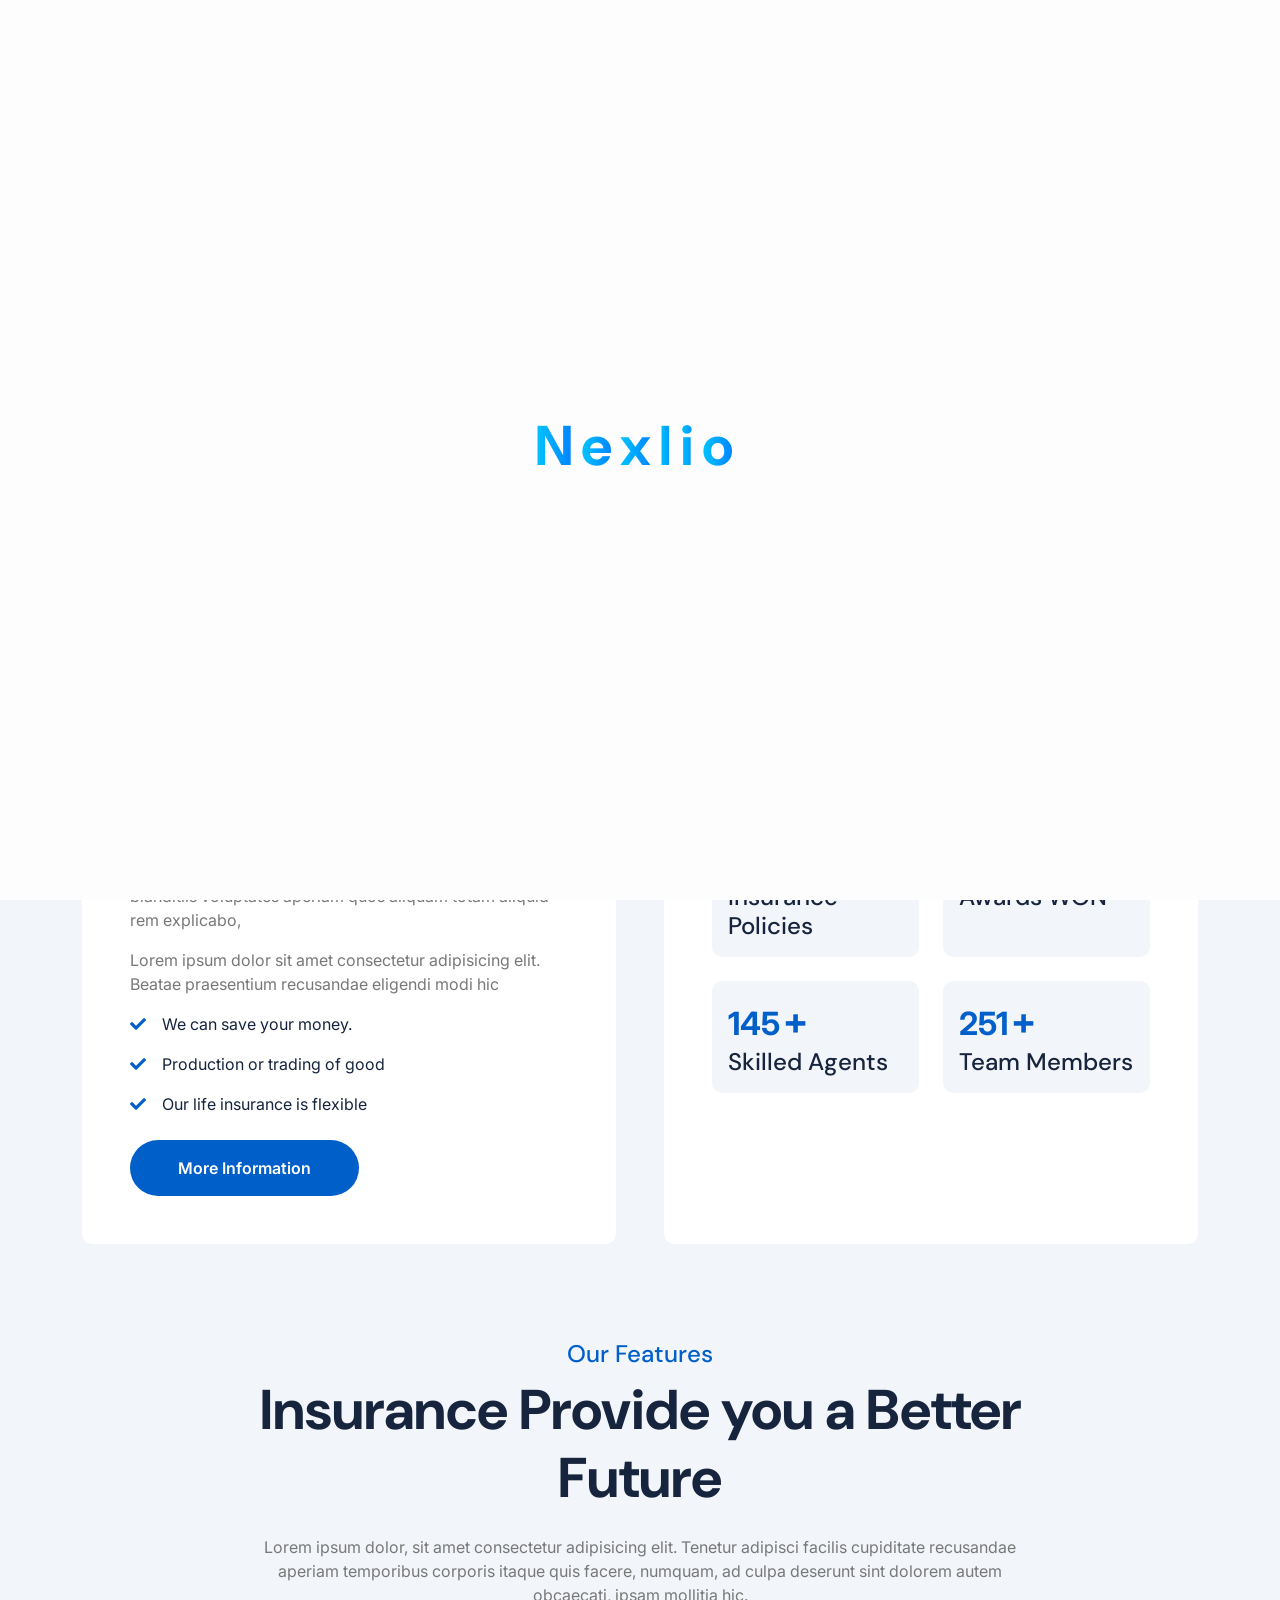
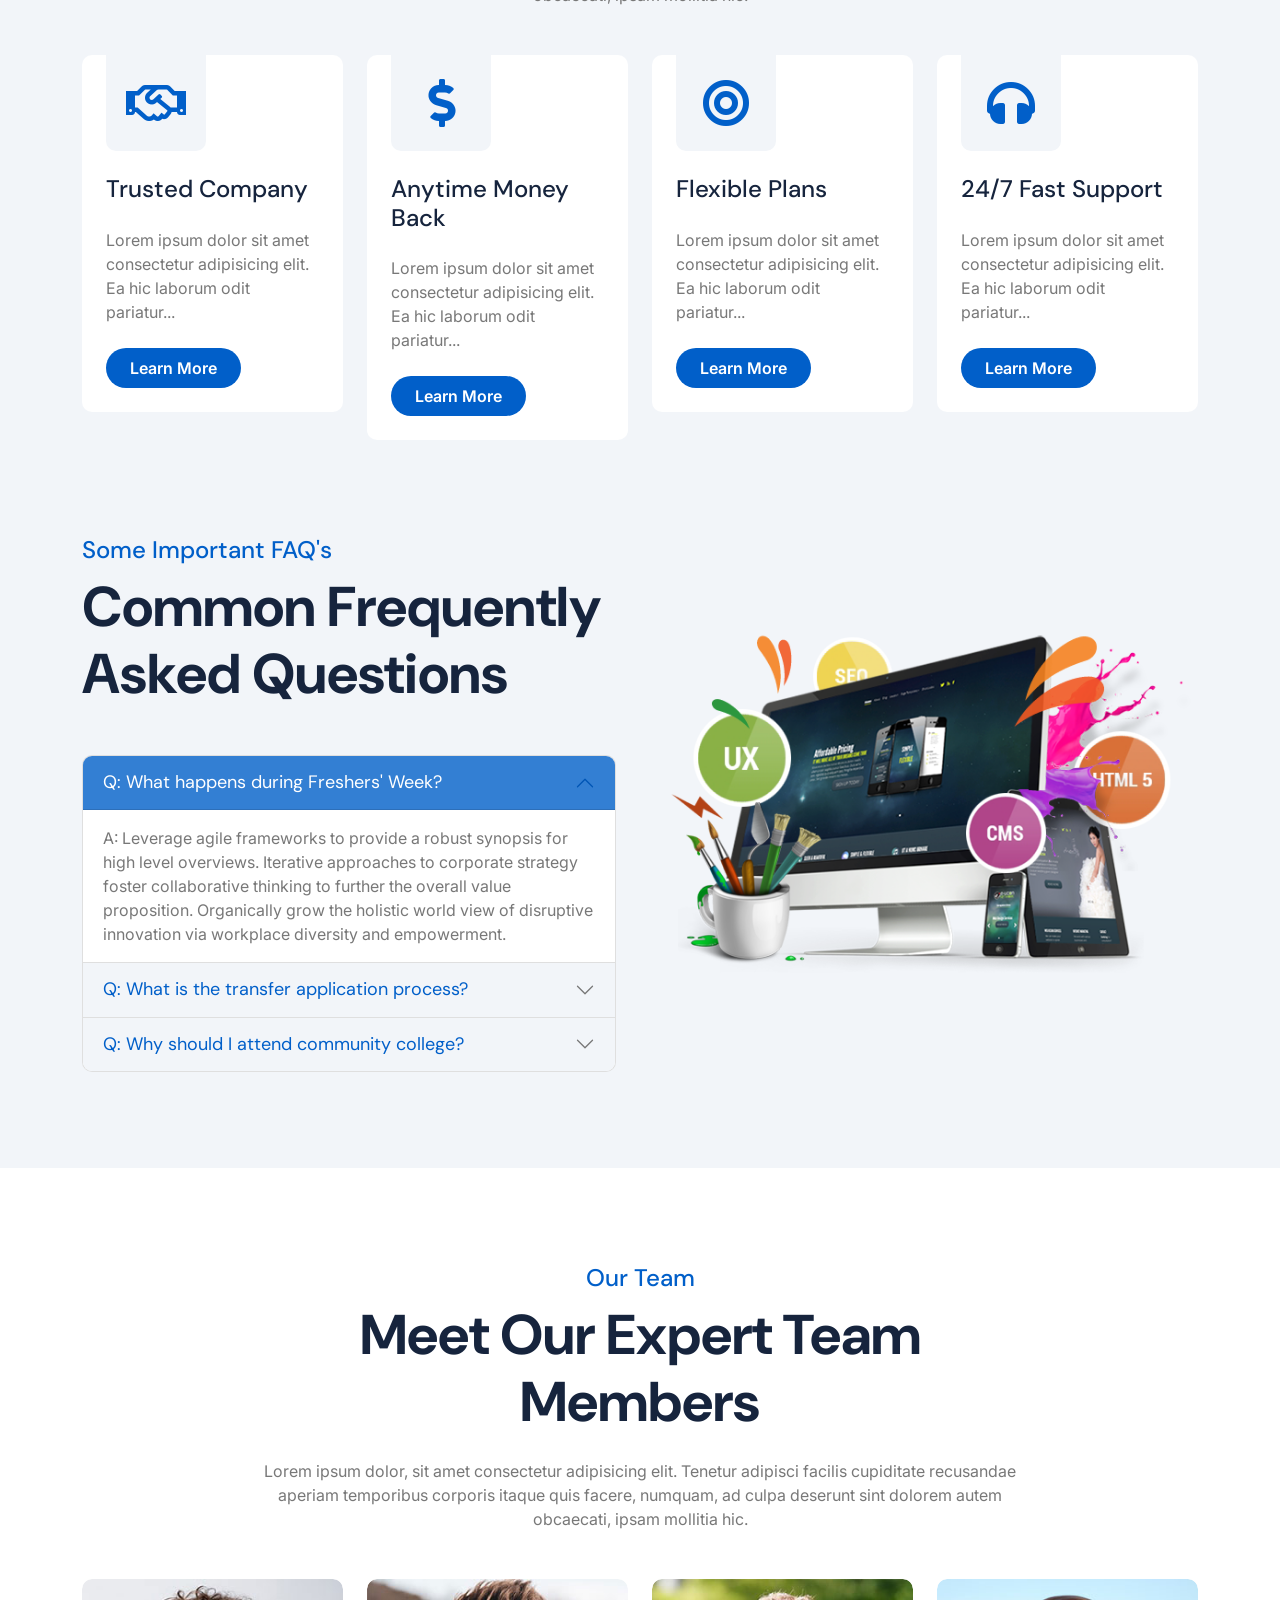
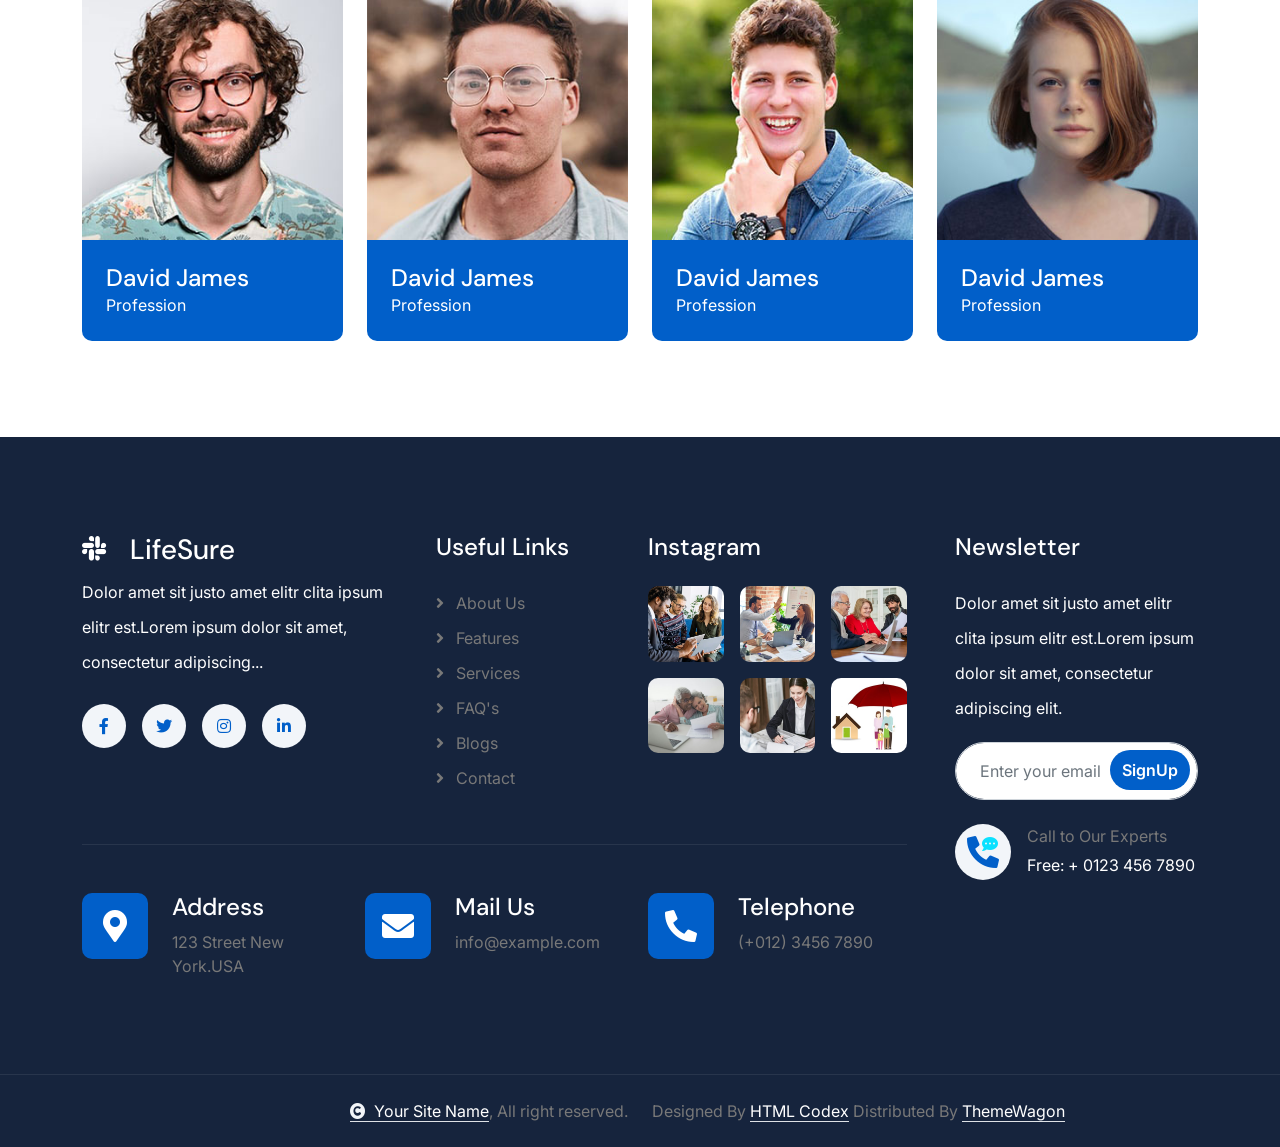
<file: about.html>
<!DOCTYPE html>
<html lang="en">

    <head>
        <meta charset="utf-8">
        <title>Nexlio</title>
        <meta content="width=device-width, initial-scale=1.0" name="viewport">
        <meta content="" name="keywords">
        <meta content="" name="description">

        <!-- Google Web Fonts -->
        <link rel="preconnect" href="https://fonts.googleapis.com">
        <link rel="preconnect" href="https://fonts.gstatic.com" crossorigin>
        <link href="https://fonts.googleapis.com/css2?family=DM+Sans:ital,opsz,wght@0,9..40,100..1000;1,9..40,100..1000&family=Inter:slnt,wght@-10..0,100..900&display=swap" rel="stylesheet">

        <!-- Icon Font Stylesheet -->
        <link rel="stylesheet" href="https://use.fontawesome.com/releases/v5.15.4/css/all.css"/>
        <link href="https://cdn.jsdelivr.net/npm/bootstrap-icons@1.4.1/font/bootstrap-icons.css" rel="stylesheet">

        <!-- Libraries Stylesheet -->
        <link rel="stylesheet" href="lib/animate/animate.min.css"/>
        <link href="lib/lightbox/css/lightbox.min.css" rel="stylesheet">
        <link href="lib/owlcarousel/assets/owl.carousel.min.css" rel="stylesheet">


        <!-- Customized Bootstrap Stylesheet -->
        <link href="css/bootstrap.min.css" rel="stylesheet">

        <!-- Template Stylesheet -->
        <link href="css/style.css" rel="stylesheet">
    </head>

    <body>

        <!-- Spinner Start -->
       <div id="spinner" class="show">
    <h1 class="logo-text">
        <span>N</span>
        <span>e</span>
        <span>x</span>
        <span>l</span>
        <span>i</span>
        <span>o</span>
        <span class="cursor"></span>
    </h1>
</div>
        <!-- Spinner End -->

        <!-- Topbar Start -->
        <div class="container-fluid topbar px-0 px-lg-4 bg-light py-2 d-none d-lg-block">
            <div class="container">
                <div class="row gx-0 align-items-center">
                    <div class="col-lg-8 text-center text-lg-start mb-lg-0">
                        <div class="d-flex flex-wrap">
                            <div class="border-end border-primary pe-3">
                                <a href="#" class="text-muted small"><i class="fas fa-map-marker-alt text-primary me-2"></i>Find A Location</a>
                            </div>
                            <div class="ps-3">
                                <a href="mailto:example@gmail.com" class="text-muted small"><i class="fas fa-envelope text-primary me-2"></i>example@gmail.com</a>
                            </div>
                        </div>
                    </div>
                    <div class="col-lg-4 text-center text-lg-end">
                        <div class="d-flex justify-content-end">
                            <div class="d-flex border-end border-primary pe-3">
                                <a class="btn p-0 text-primary me-3" href="#"><i class="fab fa-facebook-f"></i></a>
                                <a class="btn p-0 text-primary me-3" href="#"><i class="fab fa-twitter"></i></a>
                                <a class="btn p-0 text-primary me-3" href="#"><i class="fab fa-instagram"></i></a>
                                <a class="btn p-0 text-primary me-0" href="#"><i class="fab fa-linkedin-in"></i></a>
                            </div>
                            <div class="dropdown ms-3">
                                <a href="#" class="dropdown-toggle text-dark" data-bs-toggle="dropdown"><small><i class="fas fa-globe-europe text-primary me-2"></i> English</small></a>
                                <div class="dropdown-menu rounded">
                                    <a href="#" class="dropdown-item">English</a>
                                    <a href="#" class="dropdown-item">Bangla</a>
                                    <a href="#" class="dropdown-item">French</a>
                                    <a href="#" class="dropdown-item">Spanish</a>
                                    <a href="#" class="dropdown-item">Arabic</a>
                                </div>
                            </div>
                        </div>
                    </div>
                </div>
            </div>
        </div>
        <!-- Topbar End -->

        <!-- Navbar & Hero Start -->
        <div class="container-fluid nav-bar px-0 px-lg-4 py-lg-0">
            <div class="container">
                <nav class="navbar navbar-expand-lg navbar-light"> 
                    <a href="#" class="navbar-brand p-0">
                        <h1 class="text-primary mb-0"><i class="fab fa-slack me-2"></i> LifeSure</h1>
                        <!-- <img src="img/logo.png" alt="Logo"> -->
                    </a>
                    <button class="navbar-toggler" type="button" data-bs-toggle="collapse" data-bs-target="#navbarCollapse">
                        <span class="fa fa-bars"></span>
                    </button>
                    <div class="collapse navbar-collapse" id="navbarCollapse">
                        <div class="navbar-nav mx-0 mx-lg-auto">
                            <a href="index.html" class="nav-item nav-link">Home</a>
                            <a href="about.html" class="nav-item nav-link active">About</a>
                            <a href="service.html" class="nav-item nav-link">Services</a>
                            <a href="blog.html" class="nav-item nav-link">Blog</a>
                            <div class="nav-item dropdown">
                                <a href="#" class="nav-link" data-bs-toggle="dropdown">
                                    <span class="dropdown-toggle">Pages</span>
                                </a>
                                <div class="dropdown-menu">
                                    <a href="feature.html" class="dropdown-item">Our Features</a>
                                    <a href="team.html" class="dropdown-item">Our team</a>
                                    <a href="testimonial.html" class="dropdown-item">Testimonial</a>
                                    <a href="FAQ.html" class="dropdown-item">FAQs</a>
                                    <a href="404.html" class="dropdown-item">404 Page</a>
                                </div>
                            </div>
                            <a href="contact.html" class="nav-item nav-link">Contact</a>
                            <div class="nav-btn px-3">
                                <button class="btn-search btn btn-primary btn-md-square rounded-circle flex-shrink-0" data-bs-toggle="modal" data-bs-target="#searchModal"><i class="fas fa-search"></i></button>
                                <a href="#" class="btn btn-primary rounded-pill py-2 px-4 ms-3 flex-shrink-0"> Get a Quote</a>
                            </div>
                        </div>
                    </div>
                    <div class="d-none d-xl-flex flex-shrink-0 ps-4">
                        <a href="#" class="btn btn-light btn-lg-square rounded-circle position-relative wow tada" data-wow-delay=".9s">
                            <i class="fa fa-phone-alt fa-2x"></i>
                            <div class="position-absolute" style="top: 7px; right: 12px;">
                                <span><i class="fa fa-comment-dots text-secondary"></i></span>
                            </div>
                        </a>
                        <div class="d-flex flex-column ms-3">
                            <span>Call to Our Experts</span>
                            <a href="tel:+ 0123 456 7890"><span class="text-dark">Free: + 0123 456 7890</span></a>
                        </div>
                    </div>
                </nav>
            </div>
        </div>
        <!-- Navbar & Hero End -->

        <!-- Modal Search Start -->
        <div class="modal fade" id="searchModal" tabindex="-1" aria-labelledby="exampleModalLabel" aria-hidden="true">
            <div class="modal-dialog modal-fullscreen">
                <div class="modal-content rounded-0">
                    <div class="modal-header">
                        <h5 class="modal-title" id="exampleModalLabel">Search by keyword</h5>
                        <button type="button" class="btn-close" data-bs-dismiss="modal" aria-label="Close"></button>
                    </div>
                    <div class="modal-body d-flex align-items-center bg-primary">
                        <div class="input-group w-75 mx-auto d-flex">
                            <input type="search" class="form-control p-3" placeholder="keywords" aria-describedby="search-icon-1">
                            <span id="search-icon-1" class="btn bg-light border nput-group-text p-3"><i class="fa fa-search"></i></span>
                        </div>
                    </div>
                </div>
            </div>
        </div>
        <!-- Modal Search End -->


        <!-- Header Start -->
        <div class="container-fluid bg-breadcrumb">
            <div class="container text-center py-5" style="max-width: 900px;">
                <h4 class="text-white display-4 mb-4 wow fadeInDown" data-wow-delay="0.1s">About Us</h4>
                <ol class="breadcrumb d-flex justify-content-center mb-0 wow fadeInDown" data-wow-delay="0.3s">
                    <li class="breadcrumb-item"><a href="index.html">Home</a></li>
                    <li class="breadcrumb-item"><a href="#">Pages</a></li>
                    <li class="breadcrumb-item active text-primary">About</li>
                </ol>    
            </div>
        </div>
        <!-- Header End -->


        <!-- About Start -->
        <div class="container-fluid bg-light about py-5">
            <div class="container py-5">
                <div class="row g-5">
                    <div class="col-xl-6 wow fadeInLeft" data-wow-delay="0.2s">
                        <div class="about-item-content bg-white rounded p-5 h-100">
                            <h4 class="text-primary">About Our Company</h4>
                            <h1 class="display-4 mb-4">High Range of Exploring Protection</h1>
                            <p>Lorem ipsum, dolor sit amet consectetur adipisicing elit. Sunt debitis sint tempora. Corporis consequatur illo blanditiis voluptates aperiam quos aliquam totam aliquid rem explicabo,
                            </p>
                            <p>Lorem ipsum dolor sit amet consectetur adipisicing elit. Beatae praesentium recusandae eligendi modi hic
                            </p>
                            <p class="text-dark"><i class="fa fa-check text-primary me-3"></i>We can save your money.</p>
                            <p class="text-dark"><i class="fa fa-check text-primary me-3"></i>Production or trading of good</p>
                            <p class="text-dark mb-4"><i class="fa fa-check text-primary me-3"></i>Our life insurance is flexible</p>
                            <a class="btn btn-primary rounded-pill py-3 px-5" href="#">More Information</a>
                        </div>
                    </div>
                    <div class="col-xl-6 wow fadeInRight" data-wow-delay="0.2s">
                        <div class="bg-white rounded p-5 h-100">
                            <div class="row g-4 justify-content-center">
                                <div class="col-12">
                                    <div class="rounded bg-light">
                                        <img src="img/about-1.png" class="img-fluid rounded w-100" alt="">
                                    </div>
                                </div>
                                <div class="col-sm-6">
                                    <div class="counter-item bg-light rounded p-3 h-100">
                                        <div class="counter-counting">
                                            <span class="text-primary fs-2 fw-bold" data-toggle="counter-up">129</span>
                                            <span class="h1 fw-bold text-primary">+</span>
                                        </div>
                                        <h4 class="mb-0 text-dark">Insurance Policies</h4>
                                    </div>
                                </div>
                                <div class="col-sm-6">
                                    <div class="counter-item bg-light rounded p-3 h-100">
                                        <div class="counter-counting">
                                            <span class="text-primary fs-2 fw-bold" data-toggle="counter-up">99</span>
                                            <span class="h1 fw-bold text-primary">+</span>
                                        </div>
                                        <h4 class="mb-0 text-dark">Awards WON</h4>
                                    </div>
                                </div>
                                <div class="col-sm-6">
                                    <div class="counter-item bg-light rounded p-3 h-100">
                                        <div class="counter-counting">
                                            <span class="text-primary fs-2 fw-bold" data-toggle="counter-up">556</span>
                                            <span class="h1 fw-bold text-primary">+</span>
                                        </div>
                                        <h4 class="mb-0 text-dark">Skilled Agents</h4>
                                    </div>
                                </div>
                                <div class="col-sm-6">
                                    <div class="counter-item bg-light rounded p-3 h-100">
                                        <div class="counter-counting">
                                            <span class="text-primary fs-2 fw-bold" data-toggle="counter-up">967</span>
                                            <span class="h1 fw-bold text-primary">+</span>
                                        </div>
                                        <h4 class="mb-0 text-dark">Team Members</h4>
                                    </div>
                                </div>
                            </div>
                        </div>
                    </div>
                </div>
            </div>
        </div>
        <!-- About End -->


        <!-- Feature Start -->
        <div class="container-fluid feature bg-light pb-5">
            <div class="container pb-5">
                <div class="text-center mx-auto pb-5 wow fadeInUp" data-wow-delay="0.2s" style="max-width: 800px;">
                    <h4 class="text-primary">Our Features</h4>
                    <h1 class="display-4 mb-4">Insurance Provide you a Better Future</h1>
                    <p class="mb-0">Lorem ipsum dolor, sit amet consectetur adipisicing elit. Tenetur adipisci facilis cupiditate recusandae aperiam temporibus corporis itaque quis facere, numquam, ad culpa deserunt sint dolorem autem obcaecati, ipsam mollitia hic.
                    </p>
                </div>
                <div class="row g-4">
                    <div class="col-md-6 col-lg-6 col-xl-3 wow fadeInUp" data-wow-delay="0.2s">
                        <div class="feature-item p-4 pt-0">
                            <div class="feature-icon p-4 mb-4">
                                <i class="far fa-handshake fa-3x"></i>
                            </div>
                            <h4 class="mb-4">Trusted Company</h4>
                            <p class="mb-4">Lorem ipsum dolor sit amet consectetur adipisicing elit. Ea hic laborum odit pariatur...
                            </p>
                            <a class="btn btn-primary rounded-pill py-2 px-4" href="#">Learn More</a>
                        </div>
                    </div>
                    <div class="col-md-6 col-lg-6 col-xl-3 wow fadeInUp" data-wow-delay="0.4s">
                        <div class="feature-item p-4 pt-0">
                            <div class="feature-icon p-4 mb-4">
                                <i class="fa fa-dollar-sign fa-3x"></i>
                            </div>
                            <h4 class="mb-4">Anytime Money Back</h4>
                            <p class="mb-4">Lorem ipsum dolor sit amet consectetur adipisicing elit. Ea hic laborum odit pariatur...
                            </p>
                            <a class="btn btn-primary rounded-pill py-2 px-4" href="#">Learn More</a>
                        </div>
                    </div>
                    <div class="col-md-6 col-lg-6 col-xl-3 wow fadeInUp" data-wow-delay="0.6s">
                        <div class="feature-item p-4 pt-0">
                            <div class="feature-icon p-4 mb-4">
                                <i class="fa fa-bullseye fa-3x"></i>
                            </div>
                            <h4 class="mb-4">Flexible Plans</h4>
                            <p class="mb-4">Lorem ipsum dolor sit amet consectetur adipisicing elit. Ea hic laborum odit pariatur...
                            </p>
                            <a class="btn btn-primary rounded-pill py-2 px-4" href="#">Learn More</a>
                        </div>
                    </div>
                    <div class="col-md-6 col-lg-6 col-xl-3 wow fadeInUp" data-wow-delay="0.8s">
                        <div class="feature-item p-4 pt-0">
                            <div class="feature-icon p-4 mb-4">
                                <i class="fa fa-headphones fa-3x"></i>
                            </div>
                            <h4 class="mb-4">24/7 Fast Support</h4>
                            <p class="mb-4">Lorem ipsum dolor sit amet consectetur adipisicing elit. Ea hic laborum odit pariatur...
                            </p>
                            <a class="btn btn-primary rounded-pill py-2 px-4" href="#">Learn More</a>
                        </div>
                    </div>
                </div>
            </div>
        </div>
        <!-- Feature End -->

        <!-- FAQs Start -->
        <div class="container-fluid faq-section bg-light pb-5">
            <div class="container pb-5">
                <div class="row g-5 align-items-center">
                    <div class="col-xl-6 wow fadeInLeft" data-wow-delay="0.2s">
                        <div class="h-100">
                            <div class="mb-5">
                                <h4 class="text-primary">Some Important FAQ's</h4>
                                <h1 class="display-4 mb-0">Common Frequently Asked Questions</h1>
                            </div>
                            <div class="accordion" id="accordionExample">
                                <div class="accordion-item">
                                    <h2 class="accordion-header" id="headingOne">
                                        <button class="accordion-button border-0" type="button" data-bs-toggle="collapse" data-bs-target="#collapseOne" aria-expanded="true" aria-controls="collapseOne">
                                            Q: What happens during Freshers' Week?
                                        </button>
                                    </h2>
                                    <div id="collapseOne" class="accordion-collapse collapse show active" aria-labelledby="headingOne" data-bs-parent="#accordionExample">
                                        <div class="accordion-body rounded">
                                            A: Leverage agile frameworks to provide a robust synopsis for high level overviews. Iterative approaches to corporate strategy foster collaborative thinking to further the overall value proposition. Organically grow the holistic world view of disruptive innovation via workplace diversity and empowerment.
                                        </div>
                                    </div>
                                </div>
                                <div class="accordion-item">
                                    <h2 class="accordion-header" id="headingTwo">
                                        <button class="accordion-button collapsed" type="button" data-bs-toggle="collapse" data-bs-target="#collapseTwo" aria-expanded="false" aria-controls="collapseTwo">
                                            Q: What is the transfer application process?
                                        </button>
                                    </h2>
                                    <div id="collapseTwo" class="accordion-collapse collapse" aria-labelledby="headingTwo" data-bs-parent="#accordionExample">
                                        <div class="accordion-body">
                                            A: Leverage agile frameworks to provide a robust synopsis for high level overviews. Iterative approaches to corporate strategy foster collaborative thinking to further the overall value proposition. Organically grow the holistic world view of disruptive innovation via workplace diversity and empowerment.
                                        </div>
                                    </div>
                                </div>
                                <div class="accordion-item">
                                    <h2 class="accordion-header" id="headingThree">
                                        <button class="accordion-button collapsed" type="button" data-bs-toggle="collapse" data-bs-target="#collapseThree" aria-expanded="false" aria-controls="collapseThree">
                                            Q: Why should I attend community college?
                                        </button>
                                    </h2>
                                    <div id="collapseThree" class="accordion-collapse collapse" aria-labelledby="headingThree" data-bs-parent="#accordionExample">
                                        <div class="accordion-body">
                                            A: Leverage agile frameworks to provide a robust synopsis for high level overviews. Iterative approaches to corporate strategy foster collaborative thinking to further the overall value proposition. Organically grow the holistic world view of disruptive innovation via workplace diversity and empowerment.
                                        </div>
                                    </div>
                                </div>
                            </div>
                        </div>
                    </div>
                    <div class="col-xl-6 wow fadeInRight" data-wow-delay="0.4s">
                        <img src="img/carousel-2.png" class="img-fluid w-100" alt="">
                    </div>
                </div>
            </div>
        </div>
        <!-- FAQs End -->


        <!-- Team Start -->
        <div class="container-fluid team py-5">
            <div class="container py-5">
                <div class="text-center mx-auto pb-5 wow fadeInUp" data-wow-delay="0.2s" style="max-width: 800px;">
                    <h4 class="text-primary">Our Team</h4>
                    <h1 class="display-4 mb-4">Meet Our Expert Team Members</h1>
                    <p class="mb-0">Lorem ipsum dolor, sit amet consectetur adipisicing elit. Tenetur adipisci facilis cupiditate recusandae aperiam temporibus corporis itaque quis facere, numquam, ad culpa deserunt sint dolorem autem obcaecati, ipsam mollitia hic.
                    </p>
                </div>
                <div class="row g-4">
                    <div class="col-md-6 col-lg-6 col-xl-3 wow fadeInUp" data-wow-delay="0.2s">
                        <div class="team-item">
                            <div class="team-img">
                                <img src="img/team-1.jpg" class="img-fluid rounded-top w-100" alt="">
                                <div class="team-icon">
                                    <a class="btn btn-primary btn-sm-square rounded-pill mb-2" href=""><i class="fab fa-facebook-f"></i></a>
                                    <a class="btn btn-primary btn-sm-square rounded-pill mb-2" href=""><i class="fab fa-twitter"></i></a>
                                    <a class="btn btn-primary btn-sm-square rounded-pill mb-2" href=""><i class="fab fa-linkedin-in"></i></a>
                                    <a class="btn btn-primary btn-sm-square rounded-pill mb-0" href=""><i class="fab fa-instagram"></i></a>
                                </div>
                            </div>
                            <div class="team-title p-4">
                                <h4 class="mb-0">David James</h4>
                                <p class="mb-0">Profession</p>
                            </div>
                        </div>
                    </div>
                    <div class="col-md-6 col-lg-6 col-xl-3 wow fadeInUp" data-wow-delay="0.4s">
                        <div class="team-item">
                            <div class="team-img">
                                <img src="img/team-2.jpg" class="img-fluid rounded-top w-100" alt="">
                                <div class="team-icon">
                                    <a class="btn btn-primary btn-sm-square rounded-pill mb-2" href=""><i class="fab fa-facebook-f"></i></a>
                                    <a class="btn btn-primary btn-sm-square rounded-pill mb-2" href=""><i class="fab fa-twitter"></i></a>
                                    <a class="btn btn-primary btn-sm-square rounded-pill mb-2" href=""><i class="fab fa-linkedin-in"></i></a>
                                    <a class="btn btn-primary btn-sm-square rounded-pill mb-0" href=""><i class="fab fa-instagram"></i></a>
                                </div>
                            </div>
                            <div class="team-title p-4">
                                <h4 class="mb-0">David James</h4>
                                <p class="mb-0">Profession</p>
                            </div>
                        </div>
                    </div>
                    <div class="col-md-6 col-lg-6 col-xl-3 wow fadeInUp" data-wow-delay="0.6s">
                        <div class="team-item">
                            <div class="team-img">
                                <img src="img/team-3.jpg" class="img-fluid rounded-top w-100" alt="">
                                <div class="team-icon">
                                    <a class="btn btn-primary btn-sm-square rounded-pill mb-2" href=""><i class="fab fa-facebook-f"></i></a>
                                    <a class="btn btn-primary btn-sm-square rounded-pill mb-2" href=""><i class="fab fa-twitter"></i></a>
                                    <a class="btn btn-primary btn-sm-square rounded-pill mb-2" href=""><i class="fab fa-linkedin-in"></i></a>
                                    <a class="btn btn-primary btn-sm-square rounded-pill mb-0" href=""><i class="fab fa-instagram"></i></a>
                                </div>
                            </div>
                            <div class="team-title p-4">
                                <h4 class="mb-0">David James</h4>
                                <p class="mb-0">Profession</p>
                            </div>
                        </div>
                    </div>
                    <div class="col-md-6 col-lg-6 col-xl-3 wow fadeInUp" data-wow-delay="0.8s">
                        <div class="team-item">
                            <div class="team-img">
                                <img src="img/team-4.jpg" class="img-fluid rounded-top w-100" alt="">
                                <div class="team-icon">
                                    <a class="btn btn-primary btn-sm-square rounded-pill mb-2" href=""><i class="fab fa-facebook-f"></i></a>
                                    <a class="btn btn-primary btn-sm-square rounded-pill mb-2" href=""><i class="fab fa-twitter"></i></a>
                                    <a class="btn btn-primary btn-sm-square rounded-pill mb-2" href=""><i class="fab fa-linkedin-in"></i></a>
                                    <a class="btn btn-primary btn-sm-square rounded-pill mb-0" href=""><i class="fab fa-instagram"></i></a>
                                </div>
                            </div>
                            <div class="team-title p-4">
                                <h4 class="mb-0">David James</h4>
                                <p class="mb-0">Profession</p>
                            </div>
                        </div>
                    </div>
                </div>
            </div>
        </div>
        <!-- Team End -->


        <!-- Footer Start -->
        <div class="container-fluid footer py-5 wow fadeIn" data-wow-delay="0.2s">
            <div class="container py-5">
                <div class="row g-5">
                    <div class="col-xl-9">
                        <div class="mb-5">
                            <div class="row g-4">
                                <div class="col-md-6 col-lg-6 col-xl-5">
                                    <div class="footer-item">
                                        <a href="index.html" class="p-0">
                                            <h3 class="text-white"><i class="fab fa-slack me-3"></i> LifeSure</h3>
                                            <!-- <img src="img/logo.png" alt="Logo"> -->
                                        </a>
                                        <p class="text-white mb-4">Dolor amet sit justo amet elitr clita ipsum elitr est.Lorem ipsum dolor sit amet, consectetur adipiscing...</p>
                                        <div class="footer-btn d-flex">
                                            <a class="btn btn-md-square rounded-circle me-3" href="#"><i class="fab fa-facebook-f"></i></a>
                                            <a class="btn btn-md-square rounded-circle me-3" href="#"><i class="fab fa-twitter"></i></a>
                                            <a class="btn btn-md-square rounded-circle me-3" href="#"><i class="fab fa-instagram"></i></a>
                                            <a class="btn btn-md-square rounded-circle me-0" href="#"><i class="fab fa-linkedin-in"></i></a>
                                        </div>
                                    </div>
                                </div>
                                <div class="col-md-6 col-lg-6 col-xl-3">
                                    <div class="footer-item">
                                        <h4 class="text-white mb-4">Useful Links</h4>
                                        <a href="#"><i class="fas fa-angle-right me-2"></i> About Us</a>
                                        <a href="#"><i class="fas fa-angle-right me-2"></i> Features</a>
                                        <a href="#"><i class="fas fa-angle-right me-2"></i> Services</a>
                                        <a href="#"><i class="fas fa-angle-right me-2"></i> FAQ's</a>
                                        <a href="#"><i class="fas fa-angle-right me-2"></i> Blogs</a>
                                        <a href="#"><i class="fas fa-angle-right me-2"></i> Contact</a>
                                    </div>
                                </div>
                                <div class="col-md-6 col-lg-6 col-xl-4">
                                    <div class="footer-item">
                                        <h4 class="mb-4 text-white">Instagram</h4>
                                        <div class="row g-3">
                                            <div class="col-4">
                                                <div class="footer-instagram rounded">
                                                    <img src="img/instagram-footer-1.jpg" class="img-fluid w-100" alt="">
                                                    <div class="footer-search-icon">
                                                        <a href="img/instagram-footer-1.jpg" data-lightbox="footerInstagram-1" class="my-auto"><i class="fas fa-link text-white"></i></a>
                                                    </div>
                                                </div>
                                           </div>
                                           <div class="col-4">
                                                <div class="footer-instagram rounded">
                                                    <img src="img/instagram-footer-2.jpg" class="img-fluid w-100" alt="">
                                                    <div class="footer-search-icon">
                                                        <a href="img/instagram-footer-2.jpg" data-lightbox="footerInstagram-2" class="my-auto"><i class="fas fa-link text-white"></i></a>
                                                    </div>
                                                </div>
                                           </div>
                                            <div class="col-4">
                                                <div class="footer-instagram rounded">
                                                    <img src="img/instagram-footer-3.jpg" class="img-fluid w-100" alt="">
                                                    <div class="footer-search-icon">
                                                        <a href="img/instagram-footer-3.jpg" data-lightbox="footerInstagram-3" class="my-auto"><i class="fas fa-link text-white"></i></a>
                                                    </div>
                                                </div>
                                           </div>
                                            <div class="col-4">
                                                <div class="footer-instagram rounded">
                                                    <img src="img/instagram-footer-4.jpg" class="img-fluid w-100" alt="">
                                                    <div class="footer-search-icon">
                                                        <a href="img/instagram-footer-4.jpg" data-lightbox="footerInstagram-4" class="my-auto"><i class="fas fa-link text-white"></i></a>
                                                    </div>
                                                </div>
                                           </div>
                                            <div class="col-4">
                                                <div class="footer-instagram rounded">
                                                    <img src="img/instagram-footer-5.jpg" class="img-fluid w-100" alt="">
                                                    <div class="footer-search-icon">
                                                        <a href="img/instagram-footer-5.jpg" data-lightbox="footerInstagram-5" class="my-auto"><i class="fas fa-link text-white"></i></a>
                                                    </div>
                                                </div>
                                           </div>
                                           <div class="col-4">
                                                <div class="footer-instagram rounded">
                                                    <img src="img/instagram-footer-6.jpg" class="img-fluid w-100" alt="">
                                                    <div class="footer-search-icon">
                                                        <a href="img/instagram-footer-6.jpg" data-lightbox="footerInstagram-6" class="my-auto"><i class="fas fa-link text-white"></i></a>
                                                    </div>
                                                </div>
                                            </div>
                                        </div>
                                    </div>
                                </div>
                            </div>
                        </div>
                        <div class="pt-5" style="border-top: 1px solid rgba(255, 255, 255, 0.08);">
                            <div class="row g-0">
                                <div class="col-12">
                                    <div class="row g-4">
                                        <div class="col-lg-6 col-xl-4">
                                            <div class="d-flex">
                                                <div class="btn-xl-square bg-primary text-white rounded p-4 me-4">
                                                    <i class="fas fa-map-marker-alt fa-2x"></i>
                                                </div>
                                                <div>
                                                    <h4 class="text-white">Address</h4>
                                                    <p class="mb-0">123 Street New York.USA</p>
                                                </div>
                                            </div>
                                        </div>
                                        <div class="col-lg-6 col-xl-4">
                                            <div class="d-flex">
                                                <div class="btn-xl-square bg-primary text-white rounded p-4 me-4">
                                                    <i class="fas fa-envelope fa-2x"></i>
                                                </div>
                                                <div>
                                                    <h4 class="text-white">Mail Us</h4>
                                                    <p class="mb-0">info@example.com</p>
                                                </div>
                                            </div>
                                        </div>
                                        <div class="col-lg-6 col-xl-4">
                                            <div class="d-flex">
                                                <div class="btn-xl-square bg-primary text-white rounded p-4 me-4">
                                                    <i class="fa fa-phone-alt fa-2x"></i>
                                                </div>
                                                <div>
                                                    <h4 class="text-white">Telephone</h4>
                                                    <p class="mb-0">(+012) 3456 7890</p>
                                                </div>
                                            </div>
                                        </div>
                                    </div>
                                </div>
                            </div>
                        </div>
                    </div>
                    
                    <div class="col-xl-3">
                        <div class="footer-item">
                            <h4 class="text-white mb-4">Newsletter</h4>
                            <p class="text-white mb-3">Dolor amet sit justo amet elitr clita ipsum elitr est.Lorem ipsum dolor sit amet, consectetur adipiscing elit.</p>
                            <div class="position-relative rounded-pill mb-4">
                                <input class="form-control rounded-pill w-100 py-3 ps-4 pe-5" type="text" placeholder="Enter your email">
                                <button type="button" class="btn btn-primary rounded-pill position-absolute top-0 end-0 py-2 mt-2 me-2">SignUp</button>
                            </div>
                            <div class="d-flex flex-shrink-0">
                                <div class="footer-btn">
                                    <a href="#" class="btn btn-lg-square rounded-circle position-relative wow tada" data-wow-delay=".9s">
                                        <i class="fa fa-phone-alt fa-2x"></i>
                                        <div class="position-absolute" style="top: 2px; right: 12px;">
                                            <span><i class="fa fa-comment-dots text-secondary"></i></span>
                                        </div>
                                    </a>
                                </div>
                                <div class="d-flex flex-column ms-3 flex-shrink-0">
                                    <span>Call to Our Experts</span>
                                    <a href="tel:+ 0123 456 7890"><span class="text-white">Free: + 0123 456 7890</span></a>
                                </div>
                            </div>
                        </div>
                    </div>
                </div>
            </div>
        </div>
        <!-- Footer End -->
        
        <!-- Copyright Start -->
        <div class="container-fluid copyright py-4">
            <div class="container">
                <div class="row g-4 align-items-center">
                    <div class="col-md-6 text-center text-md-end mb-md-0">
                        <span class="text-body"><a href="#" class="border-bottom text-white"><i class="fas fa-copyright text-light me-2"></i>Your Site Name</a>, All right reserved.</span>
                    </div>
                    <div class="col-md-6 text-center text-md-start text-body">
                        <!--/*** This template is free as long as you keep the below author’s credit link/attribution link/backlink. ***/-->
                        <!--/*** If you'd like to use the template without the below author’s credit link/attribution link/backlink, ***/-->
                        <!--/*** you can purchase the Credit Removal License from "https://htmlcodex.com/credit-removal". ***/-->
                        Designed By <a class="border-bottom text-white" href="https://htmlcodex.com">HTML Codex</a> Distributed By <a class="border-bottom text-white" href="https://themewagon.com">ThemeWagon</a>
                    </div>
                </div>
            </div>
        </div>
        <!-- Copyright End -->


        <!-- Back to Top -->
        <a href="#" class="btn btn-primary btn-lg-square rounded-circle back-to-top"><i class="fa fa-arrow-up"></i></a>   

        
        <!-- JavaScript Libraries -->
        <script src="https://ajax.googleapis.com/ajax/libs/jquery/3.6.4/jquery.min.js"></script>
        <script src="https://cdn.jsdelivr.net/npm/bootstrap@5.0.0/dist/js/bootstrap.bundle.min.js"></script>
        <script src="lib/wow/wow.min.js"></script>
        <script src="lib/easing/easing.min.js"></script>
        <script src="lib/waypoints/waypoints.min.js"></script>
        <script src="lib/counterup/counterup.min.js"></script>
        <script src="lib/lightbox/js/lightbox.min.js"></script>
        <script src="lib/owlcarousel/owl.carousel.min.js"></script>
        

        <!-- Template Javascript -->
        <script src="js/main.js"></script>
    </body>

</html>
</file>
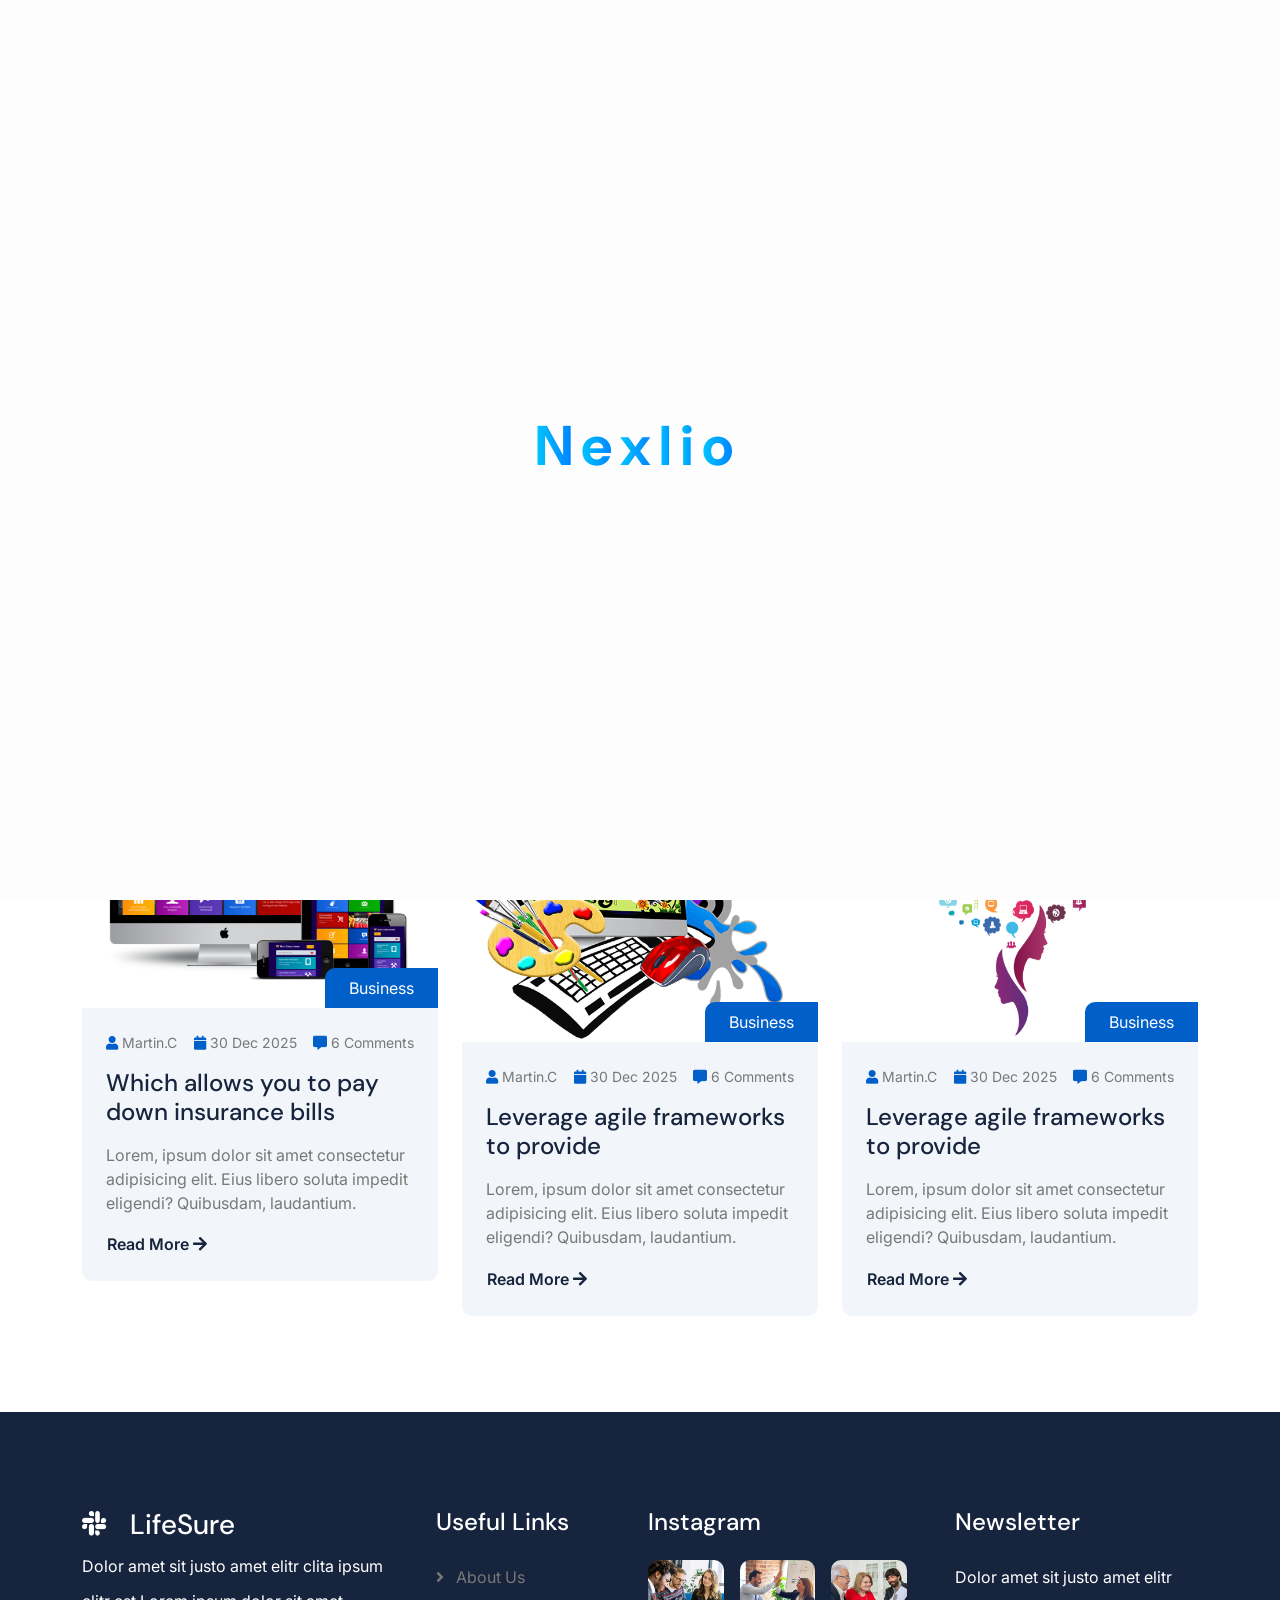
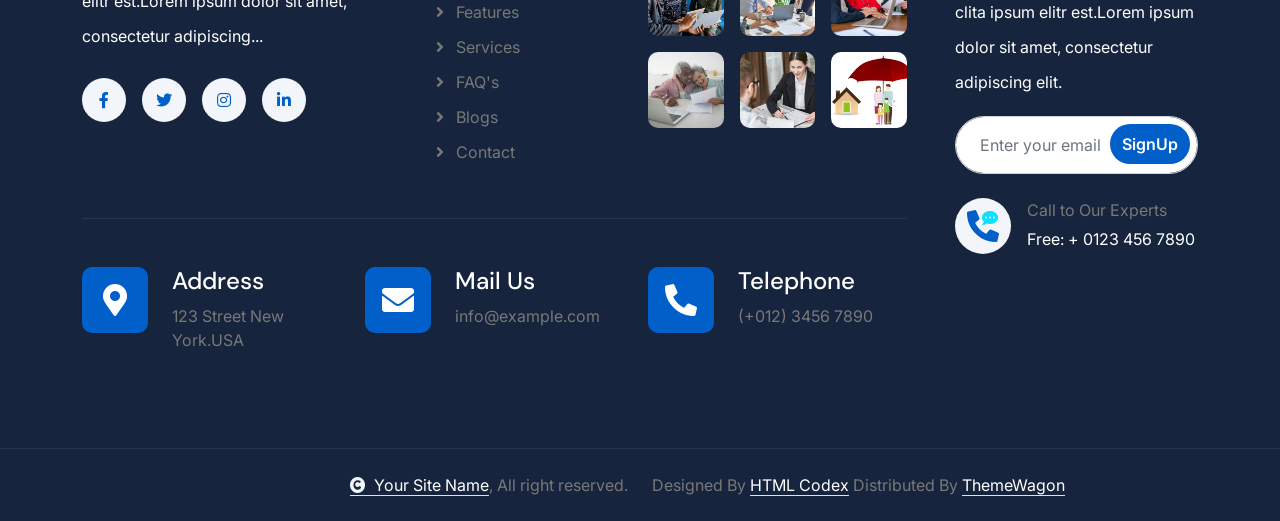
<file: blog.html>
<!DOCTYPE html>
<html lang="en">

    <head>
        <meta charset="utf-8">
        <title>Nexlio</title>
        <meta content="width=device-width, initial-scale=1.0" name="viewport">
        <meta content="" name="keywords">
        <meta content="" name="description">

        <!-- Google Web Fonts -->
        <link rel="preconnect" href="https://fonts.googleapis.com">
        <link rel="preconnect" href="https://fonts.gstatic.com" crossorigin>
        <link href="https://fonts.googleapis.com/css2?family=DM+Sans:ital,opsz,wght@0,9..40,100..1000;1,9..40,100..1000&family=Inter:slnt,wght@-10..0,100..900&display=swap" rel="stylesheet">

        <!-- Icon Font Stylesheet -->
        <link rel="stylesheet" href="https://use.fontawesome.com/releases/v5.15.4/css/all.css"/>
        <link href="https://cdn.jsdelivr.net/npm/bootstrap-icons@1.4.1/font/bootstrap-icons.css" rel="stylesheet">

        <!-- Libraries Stylesheet -->
        <link rel="stylesheet" href="lib/animate/animate.min.css"/>
        <link href="lib/lightbox/css/lightbox.min.css" rel="stylesheet">
        <link href="lib/owlcarousel/assets/owl.carousel.min.css" rel="stylesheet">


        <!-- Customized Bootstrap Stylesheet -->
        <link href="css/bootstrap.min.css" rel="stylesheet">

        <!-- Template Stylesheet -->
        <link href="css/style.css" rel="stylesheet">
    </head>

    <body>

        <!-- Spinner Start -->
        <div id="spinner" class="show">
    <h1 class="logo-text">
        <span>N</span>
        <span>e</span>
        <span>x</span>
        <span>l</span>
        <span>i</span>
        <span>o</span>
        <span class="cursor"></span>
    </h1>
</div>
        <!-- Spinner End -->

        <!-- Topbar Start -->
        <div class="container-fluid topbar px-0 px-lg-4 bg-light py-2 d-none d-lg-block">
            <div class="container">
                <div class="row gx-0 align-items-center">
                    <div class="col-lg-8 text-center text-lg-start mb-lg-0">
                        <div class="d-flex flex-wrap">
                            <div class="border-end border-primary pe-3">
                                <a href="#" class="text-muted small"><i class="fas fa-map-marker-alt text-primary me-2"></i>Find A Location</a>
                            </div>
                            <div class="ps-3">
                                <a href="mailto:example@gmail.com" class="text-muted small"><i class="fas fa-envelope text-primary me-2"></i>example@gmail.com</a>
                            </div>
                        </div>
                    </div>
                    <div class="col-lg-4 text-center text-lg-end">
                        <div class="d-flex justify-content-end">
                            <div class="d-flex border-end border-primary pe-3">
                                <a class="btn p-0 text-primary me-3" href="#"><i class="fab fa-facebook-f"></i></a>
                                <a class="btn p-0 text-primary me-3" href="#"><i class="fab fa-twitter"></i></a>
                                <a class="btn p-0 text-primary me-3" href="#"><i class="fab fa-instagram"></i></a>
                                <a class="btn p-0 text-primary me-0" href="#"><i class="fab fa-linkedin-in"></i></a>
                            </div>
                            <div class="dropdown ms-3">
                                <a href="#" class="dropdown-toggle text-dark" data-bs-toggle="dropdown"><small><i class="fas fa-globe-europe text-primary me-2"></i> English</small></a>
                                <div class="dropdown-menu rounded">
                                    <a href="#" class="dropdown-item">English</a>
                                    <a href="#" class="dropdown-item">Bangla</a>
                                    <a href="#" class="dropdown-item">French</a>
                                    <a href="#" class="dropdown-item">Spanish</a>
                                    <a href="#" class="dropdown-item">Arabic</a>
                                </div>
                            </div>
                        </div>
                    </div>
                </div>
            </div>
        </div>
        <!-- Topbar End -->

        <!-- Navbar & Hero Start -->
        <div class="container-fluid nav-bar px-0 px-lg-4 py-lg-0">
            <div class="container">
                <nav class="navbar navbar-expand-lg navbar-light"> 
                    <a href="#" class="navbar-brand p-0">
                        <h1 class="text-primary mb-0"><i class="fab fa-slack me-2"></i> LifeSure</h1>
                        <!-- <img src="img/logo.png" alt="Logo"> -->
                    </a>
                    <button class="navbar-toggler" type="button" data-bs-toggle="collapse" data-bs-target="#navbarCollapse">
                        <span class="fa fa-bars"></span>
                    </button>
                    <div class="collapse navbar-collapse" id="navbarCollapse">
                        <div class="navbar-nav mx-0 mx-lg-auto">
                            <a href="index.html" class="nav-item nav-link">Home</a>
                            <a href="about.html" class="nav-item nav-link">About</a>
                            <a href="service.html" class="nav-item nav-link">Services</a>
                            <a href="blog.html" class="nav-item nav-link active">Blog</a>
                            <div class="nav-item dropdown">
                                <a href="#" class="nav-link" data-bs-toggle="dropdown">
                                    <span class="dropdown-toggle">Pages</span>
                                </a>
                                <div class="dropdown-menu">
                                    <a href="feature.html" class="dropdown-item">Our Features</a>
                                    <a href="team.html" class="dropdown-item">Our team</a>
                                    <a href="testimonial.html" class="dropdown-item">Testimonial</a>
                                    <a href="FAQ.html" class="dropdown-item">FAQs</a>
                                    <a href="404.html" class="dropdown-item">404 Page</a>
                                </div>
                            </div>
                            <a href="contact.html" class="nav-item nav-link">Contact</a>
                            <div class="nav-btn px-3">
                                <button class="btn-search btn btn-primary btn-md-square rounded-circle flex-shrink-0" data-bs-toggle="modal" data-bs-target="#searchModal"><i class="fas fa-search"></i></button>
                                <a href="#" class="btn btn-primary rounded-pill py-2 px-4 ms-3 flex-shrink-0"> Get a Quote</a>
                            </div>
                        </div>
                    </div>
                    <div class="d-none d-xl-flex flex-shrink-0 ps-4">
                        <a href="#" class="btn btn-light btn-lg-square rounded-circle position-relative wow tada" data-wow-delay=".9s">
                            <i class="fa fa-phone-alt fa-2x"></i>
                            <div class="position-absolute" style="top: 7px; right: 12px;">
                                <span><i class="fa fa-comment-dots text-secondary"></i></span>
                            </div>
                        </a>
                        <div class="d-flex flex-column ms-3">
                            <span>Call to Our Experts</span>
                            <a href="tel:+ 0123 456 7890"><span class="text-dark">Free: + 0123 456 7890</span></a>
                        </div>
                    </div>
                </nav>
            </div>
        </div>
        <!-- Navbar & Hero End -->

        <!-- Modal Search Start -->
        <div class="modal fade" id="searchModal" tabindex="-1" aria-labelledby="exampleModalLabel" aria-hidden="true">
            <div class="modal-dialog modal-fullscreen">
                <div class="modal-content rounded-0">
                    <div class="modal-header">
                        <h5 class="modal-title" id="exampleModalLabel">Search by keyword</h5>
                        <button type="button" class="btn-close" data-bs-dismiss="modal" aria-label="Close"></button>
                    </div>
                    <div class="modal-body d-flex align-items-center bg-primary">
                        <div class="input-group w-75 mx-auto d-flex">
                            <input type="search" class="form-control p-3" placeholder="keywords" aria-describedby="search-icon-1">
                            <span id="search-icon-1" class="btn bg-light border nput-group-text p-3"><i class="fa fa-search"></i></span>
                        </div>
                    </div>
                </div>
            </div>
        </div>
        <!-- Modal Search End -->


        <!-- Header Start -->
        <div class="container-fluid bg-breadcrumb">
            <div class="container text-center py-5" style="max-width: 900px;">
                <h4 class="text-white display-4 mb-4 wow fadeInDown" data-wow-delay="0.1s">Our Blog</h4>
                <ol class="breadcrumb d-flex justify-content-center mb-0 wow fadeInDown" data-wow-delay="0.3s">
                    <li class="breadcrumb-item"><a href="index.html">Home</a></li>
                    <li class="breadcrumb-item"><a href="#">Pages</a></li>
                    <li class="breadcrumb-item active text-primary">Blog</li>
                </ol>    
            </div>
        </div>
        <!-- Header End -->


        <!-- Blog Start -->
        <div class="container-fluid blog py-5">
            <div class="container py-5">
                <div class="text-center mx-auto pb-5 wow fadeInUp" data-wow-delay="0.2s" style="max-width: 800px;">
                    <h4 class="text-primary">From Blog</h4>
                    <h1 class="display-4 mb-4">News And Updates</h1>
                    <p class="mb-0">Lorem ipsum dolor, sit amet consectetur adipisicing elit. Tenetur adipisci facilis cupiditate recusandae aperiam temporibus corporis itaque quis facere, numquam, ad culpa deserunt sint dolorem autem obcaecati, ipsam mollitia hic.
                    </p>
                </div>
                <div class="row g-4 justify-content-center">
                    <div class="col-lg-6 col-xl-4 wow fadeInUp" data-wow-delay="0.2s">
                        <div class="blog-item">
                            <div class="blog-img">
                                <img src="img/blog-1.png" class="img-fluid rounded-top w-100" alt="">
                                <div class="blog-categiry py-2 px-4">
                                    <span>Business</span>
                                </div>
                            </div>
                            <div class="blog-content p-4">
                                <div class="blog-comment d-flex justify-content-between mb-3">
                                    <div class="small"><span class="fa fa-user text-primary"></span> Martin.C</div>
                                    <div class="small"><span class="fa fa-calendar text-primary"></span> 30 Dec 2025</div>
                                    <div class="small"><span class="fa fa-comment-alt text-primary"></span> 6 Comments</div>
                                </div>
                                <a href="#" class="h4 d-inline-block mb-3">Which allows you to pay down insurance bills</a>
                                <p class="mb-3">Lorem, ipsum dolor sit amet consectetur adipisicing elit. Eius libero soluta impedit eligendi? Quibusdam, laudantium.</p>
                                <a href="#" class="btn p-0">Read More  <i class="fa fa-arrow-right"></i></a>
                            </div>
                        </div>
                    </div>
                    <div class="col-lg-6 col-xl-4 wow fadeInUp" data-wow-delay="0.4s">
                        <div class="blog-item">
                            <div class="blog-img">
                                <img src="img/blog-2.png" class="img-fluid rounded-top w-100" alt="">
                                <div class="blog-categiry py-2 px-4">
                                    <span>Business</span>
                                </div>
                            </div>
                            <div class="blog-content p-4">
                                <div class="blog-comment d-flex justify-content-between mb-3">
                                    <div class="small"><span class="fa fa-user text-primary"></span> Martin.C</div>
                                    <div class="small"><span class="fa fa-calendar text-primary"></span> 30 Dec 2025</div>
                                    <div class="small"><span class="fa fa-comment-alt text-primary"></span> 6 Comments</div>
                                </div>
                                <a href="#" class="h4 d-inline-block mb-3">Leverage agile frameworks to provide</a>
                                <p class="mb-3">Lorem, ipsum dolor sit amet consectetur adipisicing elit. Eius libero soluta impedit eligendi? Quibusdam, laudantium.</p>
                                <a href="#" class="btn p-0">Read More  <i class="fa fa-arrow-right"></i></a>
                            </div>
                        </div>
                    </div>
                    <div class="col-lg-6 col-xl-4 wow fadeInUp" data-wow-delay="0.6s">
                        <div class="blog-item">
                            <div class="blog-img">
                                <img src="img/blog-3.png" class="img-fluid rounded-top w-100" alt="">
                                <div class="blog-categiry py-2 px-4">
                                    <span>Business</span>
                                </div>
                            </div>
                            <div class="blog-content p-4">
                                <div class="blog-comment d-flex justify-content-between mb-3">
                                    <div class="small"><span class="fa fa-user text-primary"></span> Martin.C</div>
                                    <div class="small"><span class="fa fa-calendar text-primary"></span> 30 Dec 2025</div>
                                    <div class="small"><span class="fa fa-comment-alt text-primary"></span> 6 Comments</div>
                                </div>
                                <a href="#" class="h4 d-inline-block mb-3">Leverage agile frameworks to provide</a>
                                <p class="mb-3">Lorem, ipsum dolor sit amet consectetur adipisicing elit. Eius libero soluta impedit eligendi? Quibusdam, laudantium.</p>
                                <a href="#" class="btn p-0">Read More  <i class="fa fa-arrow-right"></i></a>
                            </div>
                        </div>
                    </div>
                </div>
            </div>
        </div>
        <!-- Blog End -->


        <!-- Footer Start -->
        <div class="container-fluid footer py-5 wow fadeIn" data-wow-delay="0.2s">
            <div class="container py-5">
                <div class="row g-5">
                    <div class="col-xl-9">
                        <div class="mb-5">
                            <div class="row g-4">
                                <div class="col-md-6 col-lg-6 col-xl-5">
                                    <div class="footer-item">
                                        <a href="index.html" class="p-0">
                                            <h3 class="text-white"><i class="fab fa-slack me-3"></i> LifeSure</h3>
                                            <!-- <img src="img/logo.png" alt="Logo"> -->
                                        </a>
                                        <p class="text-white mb-4">Dolor amet sit justo amet elitr clita ipsum elitr est.Lorem ipsum dolor sit amet, consectetur adipiscing...</p>
                                        <div class="footer-btn d-flex">
                                            <a class="btn btn-md-square rounded-circle me-3" href="#"><i class="fab fa-facebook-f"></i></a>
                                            <a class="btn btn-md-square rounded-circle me-3" href="#"><i class="fab fa-twitter"></i></a>
                                            <a class="btn btn-md-square rounded-circle me-3" href="#"><i class="fab fa-instagram"></i></a>
                                            <a class="btn btn-md-square rounded-circle me-0" href="#"><i class="fab fa-linkedin-in"></i></a>
                                        </div>
                                    </div>
                                </div>
                                <div class="col-md-6 col-lg-6 col-xl-3">
                                    <div class="footer-item">
                                        <h4 class="text-white mb-4">Useful Links</h4>
                                        <a href="#"><i class="fas fa-angle-right me-2"></i> About Us</a>
                                        <a href="#"><i class="fas fa-angle-right me-2"></i> Features</a>
                                        <a href="#"><i class="fas fa-angle-right me-2"></i> Services</a>
                                        <a href="#"><i class="fas fa-angle-right me-2"></i> FAQ's</a>
                                        <a href="#"><i class="fas fa-angle-right me-2"></i> Blogs</a>
                                        <a href="#"><i class="fas fa-angle-right me-2"></i> Contact</a>
                                    </div>
                                </div>
                                <div class="col-md-6 col-lg-6 col-xl-4">
                                    <div class="footer-item">
                                        <h4 class="mb-4 text-white">Instagram</h4>
                                        <div class="row g-3">
                                            <div class="col-4">
                                                <div class="footer-instagram rounded">
                                                    <img src="img/instagram-footer-1.jpg" class="img-fluid w-100" alt="">
                                                    <div class="footer-search-icon">
                                                        <a href="img/instagram-footer-1.jpg" data-lightbox="footerInstagram-1" class="my-auto"><i class="fas fa-link text-white"></i></a>
                                                    </div>
                                                </div>
                                           </div>
                                           <div class="col-4">
                                                <div class="footer-instagram rounded">
                                                    <img src="img/instagram-footer-2.jpg" class="img-fluid w-100" alt="">
                                                    <div class="footer-search-icon">
                                                        <a href="img/instagram-footer-2.jpg" data-lightbox="footerInstagram-2" class="my-auto"><i class="fas fa-link text-white"></i></a>
                                                    </div>
                                                </div>
                                           </div>
                                            <div class="col-4">
                                                <div class="footer-instagram rounded">
                                                    <img src="img/instagram-footer-3.jpg" class="img-fluid w-100" alt="">
                                                    <div class="footer-search-icon">
                                                        <a href="img/instagram-footer-3.jpg" data-lightbox="footerInstagram-3" class="my-auto"><i class="fas fa-link text-white"></i></a>
                                                    </div>
                                                </div>
                                           </div>
                                            <div class="col-4">
                                                <div class="footer-instagram rounded">
                                                    <img src="img/instagram-footer-4.jpg" class="img-fluid w-100" alt="">
                                                    <div class="footer-search-icon">
                                                        <a href="img/instagram-footer-4.jpg" data-lightbox="footerInstagram-4" class="my-auto"><i class="fas fa-link text-white"></i></a>
                                                    </div>
                                                </div>
                                           </div>
                                            <div class="col-4">
                                                <div class="footer-instagram rounded">
                                                    <img src="img/instagram-footer-5.jpg" class="img-fluid w-100" alt="">
                                                    <div class="footer-search-icon">
                                                        <a href="img/instagram-footer-5.jpg" data-lightbox="footerInstagram-5" class="my-auto"><i class="fas fa-link text-white"></i></a>
                                                    </div>
                                                </div>
                                           </div>
                                           <div class="col-4">
                                                <div class="footer-instagram rounded">
                                                    <img src="img/instagram-footer-6.jpg" class="img-fluid w-100" alt="">
                                                    <div class="footer-search-icon">
                                                        <a href="img/instagram-footer-6.jpg" data-lightbox="footerInstagram-6" class="my-auto"><i class="fas fa-link text-white"></i></a>
                                                    </div>
                                                </div>
                                            </div>
                                        </div>
                                    </div>
                                </div>
                            </div>
                        </div>
                        <div class="pt-5" style="border-top: 1px solid rgba(255, 255, 255, 0.08);">
                            <div class="row g-0">
                                <div class="col-12">
                                    <div class="row g-4">
                                        <div class="col-lg-6 col-xl-4">
                                            <div class="d-flex">
                                                <div class="btn-xl-square bg-primary text-white rounded p-4 me-4">
                                                    <i class="fas fa-map-marker-alt fa-2x"></i>
                                                </div>
                                                <div>
                                                    <h4 class="text-white">Address</h4>
                                                    <p class="mb-0">123 Street New York.USA</p>
                                                </div>
                                            </div>
                                        </div>
                                        <div class="col-lg-6 col-xl-4">
                                            <div class="d-flex">
                                                <div class="btn-xl-square bg-primary text-white rounded p-4 me-4">
                                                    <i class="fas fa-envelope fa-2x"></i>
                                                </div>
                                                <div>
                                                    <h4 class="text-white">Mail Us</h4>
                                                    <p class="mb-0">info@example.com</p>
                                                </div>
                                            </div>
                                        </div>
                                        <div class="col-lg-6 col-xl-4">
                                            <div class="d-flex">
                                                <div class="btn-xl-square bg-primary text-white rounded p-4 me-4">
                                                    <i class="fa fa-phone-alt fa-2x"></i>
                                                </div>
                                                <div>
                                                    <h4 class="text-white">Telephone</h4>
                                                    <p class="mb-0">(+012) 3456 7890</p>
                                                </div>
                                            </div>
                                        </div>
                                    </div>
                                </div>
                            </div>
                        </div>
                    </div>
                    
                    <div class="col-xl-3">
                        <div class="footer-item">
                            <h4 class="text-white mb-4">Newsletter</h4>
                            <p class="text-white mb-3">Dolor amet sit justo amet elitr clita ipsum elitr est.Lorem ipsum dolor sit amet, consectetur adipiscing elit.</p>
                            <div class="position-relative rounded-pill mb-4">
                                <input class="form-control rounded-pill w-100 py-3 ps-4 pe-5" type="text" placeholder="Enter your email">
                                <button type="button" class="btn btn-primary rounded-pill position-absolute top-0 end-0 py-2 mt-2 me-2">SignUp</button>
                            </div>
                            <div class="d-flex flex-shrink-0">
                                <div class="footer-btn">
                                    <a href="#" class="btn btn-lg-square rounded-circle position-relative wow tada" data-wow-delay=".9s">
                                        <i class="fa fa-phone-alt fa-2x"></i>
                                        <div class="position-absolute" style="top: 2px; right: 12px;">
                                            <span><i class="fa fa-comment-dots text-secondary"></i></span>
                                        </div>
                                    </a>
                                </div>
                                <div class="d-flex flex-column ms-3 flex-shrink-0">
                                    <span>Call to Our Experts</span>
                                    <a href="tel:+ 0123 456 7890"><span class="text-white">Free: + 0123 456 7890</span></a>
                                </div>
                            </div>
                        </div>
                    </div>
                </div>
            </div>
        </div>
        <!-- Footer End -->
        
        <!-- Copyright Start -->
        <div class="container-fluid copyright py-4">
            <div class="container">
                <div class="row g-4 align-items-center">
                    <div class="col-md-6 text-center text-md-end mb-md-0">
                        <span class="text-body"><a href="#" class="border-bottom text-white"><i class="fas fa-copyright text-light me-2"></i>Your Site Name</a>, All right reserved.</span>
                    </div>
                    <div class="col-md-6 text-center text-md-start text-body">
                        <!--/*** This template is free as long as you keep the below author’s credit link/attribution link/backlink. ***/-->
                        <!--/*** If you'd like to use the template without the below author’s credit link/attribution link/backlink, ***/-->
                        <!--/*** you can purchase the Credit Removal License from "https://htmlcodex.com/credit-removal". ***/-->
                        Designed By <a class="border-bottom text-white" href="https://htmlcodex.com">HTML Codex</a> Distributed By <a class="border-bottom text-white" href="https://themewagon.com">ThemeWagon</a>
                    </div>
                </div>
            </div>
        </div>
        <!-- Copyright End -->


        <!-- Back to Top -->
        <a href="#" class="btn btn-primary btn-lg-square rounded-circle back-to-top"><i class="fa fa-arrow-up"></i></a>   

        
        <!-- JavaScript Libraries -->
        <script src="https://ajax.googleapis.com/ajax/libs/jquery/3.6.4/jquery.min.js"></script>
        <script src="https://cdn.jsdelivr.net/npm/bootstrap@5.0.0/dist/js/bootstrap.bundle.min.js"></script>
        <script src="lib/wow/wow.min.js"></script>
        <script src="lib/easing/easing.min.js"></script>
        <script src="lib/waypoints/waypoints.min.js"></script>
        <script src="lib/counterup/counterup.min.js"></script>
        <script src="lib/lightbox/js/lightbox.min.js"></script>
        <script src="lib/owlcarousel/owl.carousel.min.js"></script>
        

        <!-- Template Javascript -->
        <script src="js/main.js"></script>
    </body>

</html>
</file>
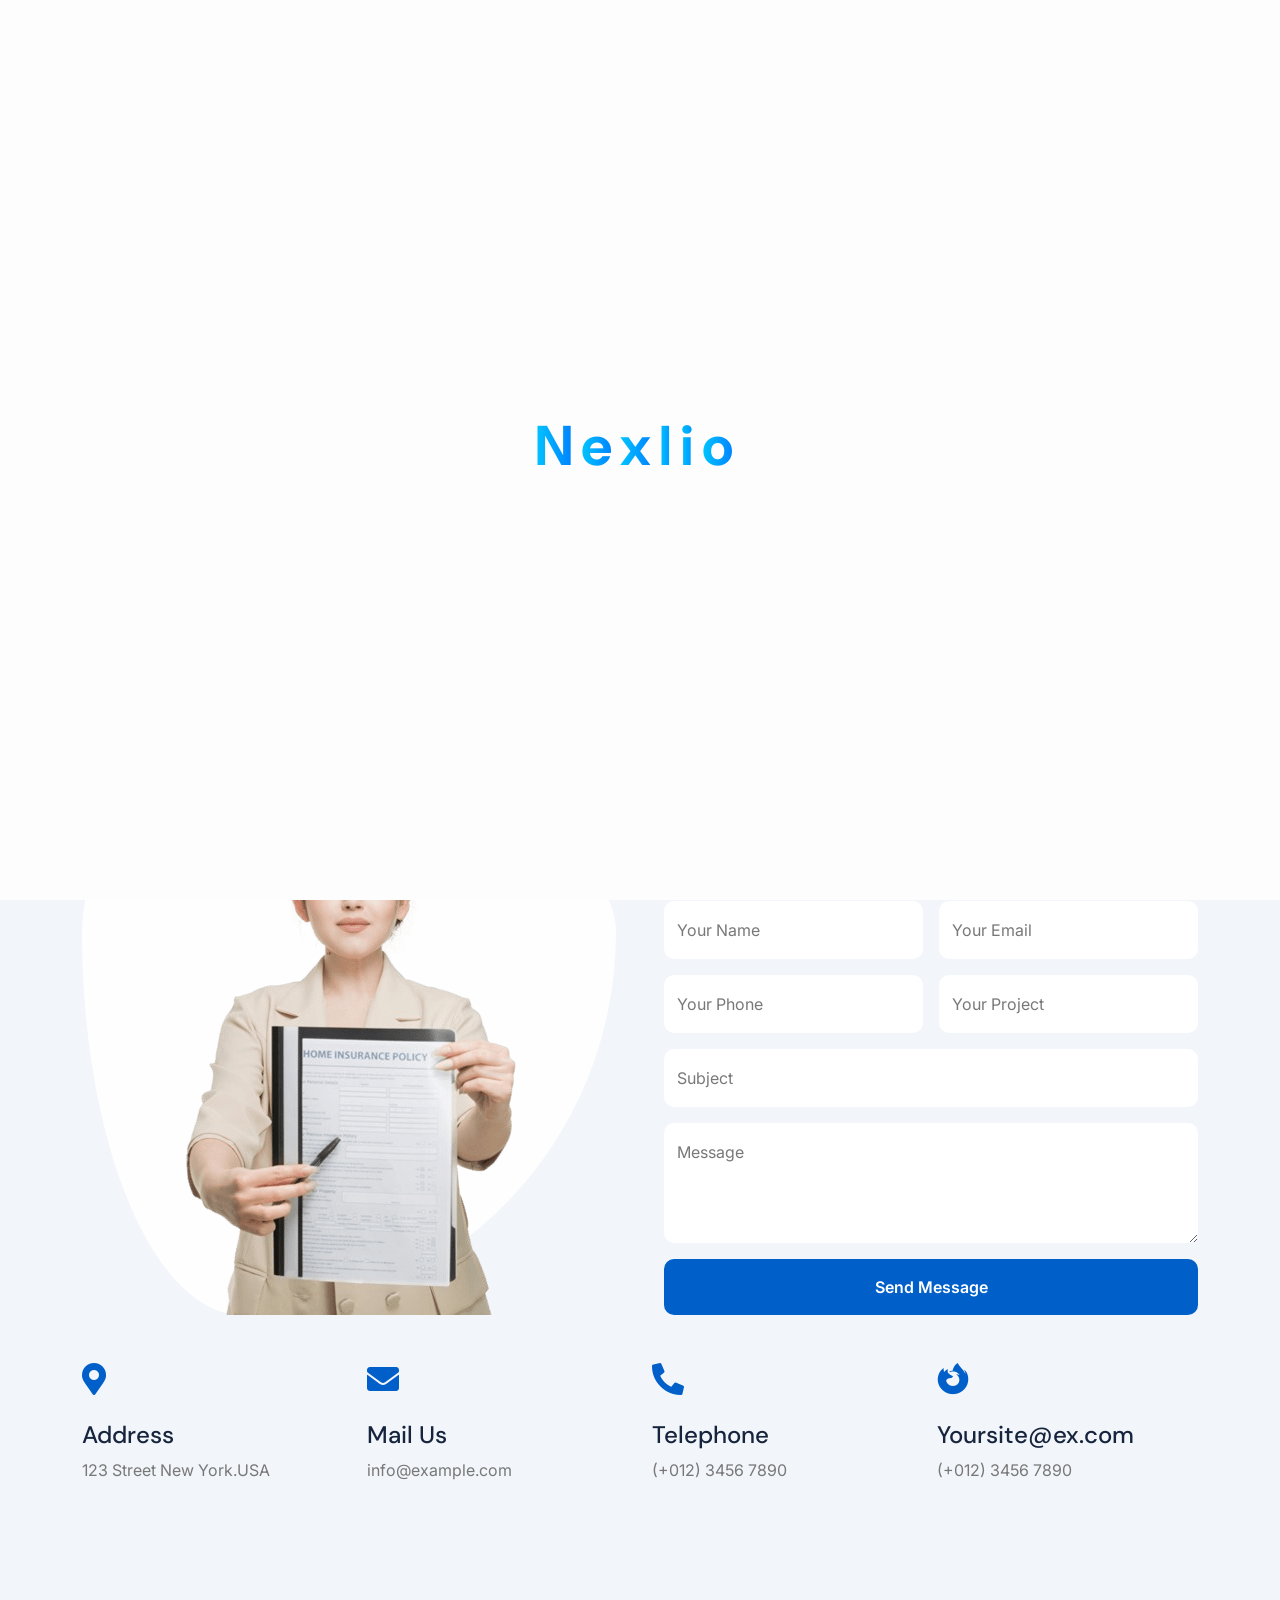
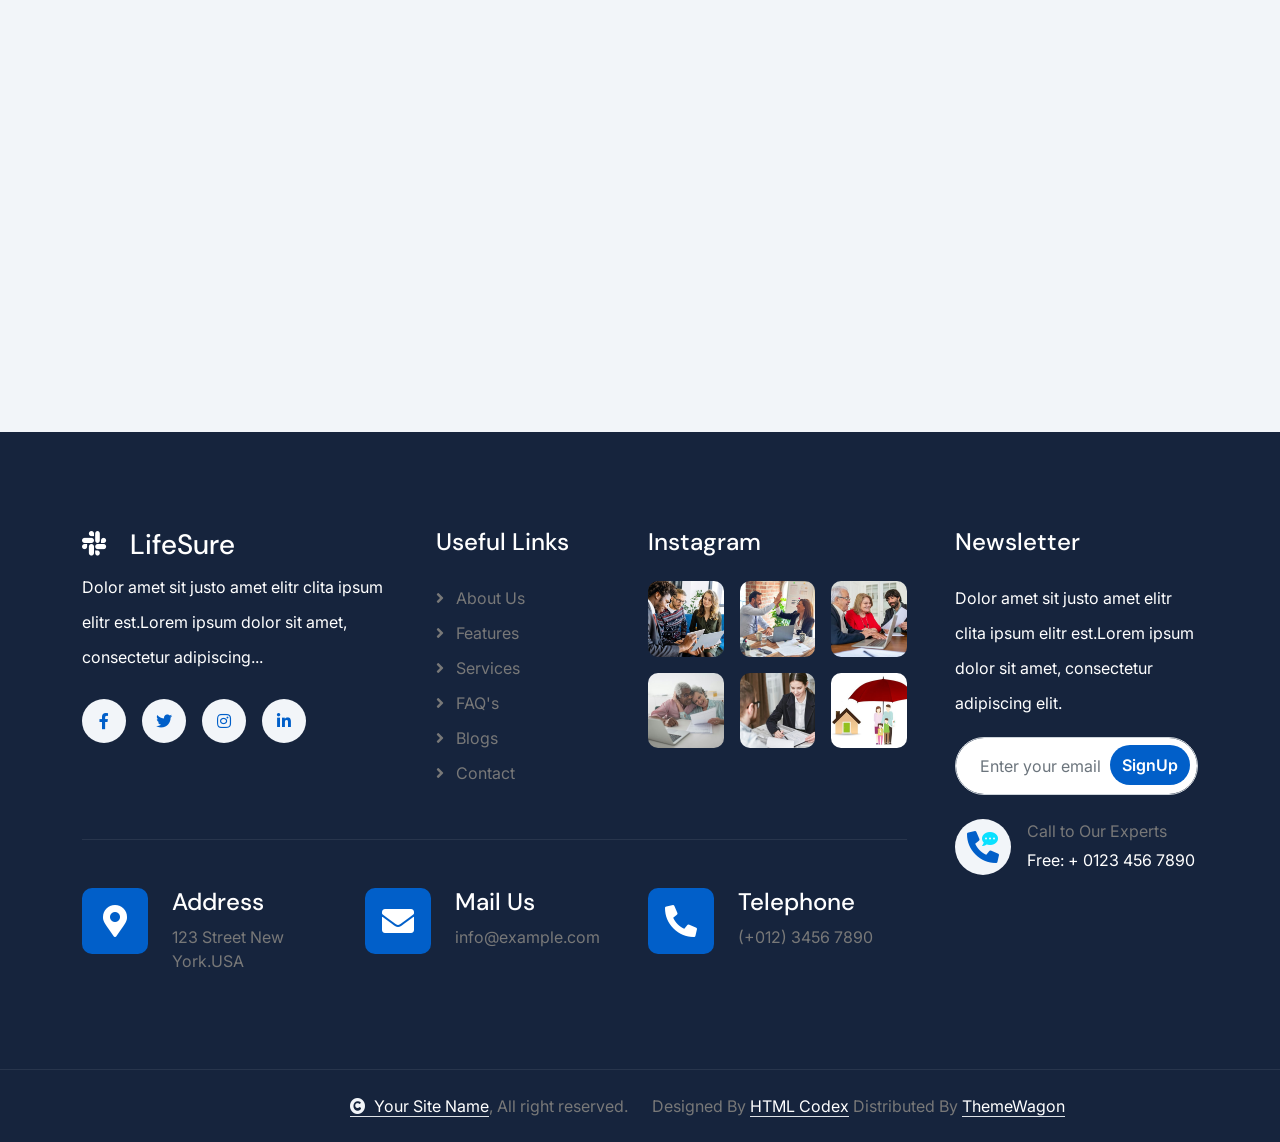
<file: contact.html>
<!DOCTYPE html>
<html lang="en">

    <head>
        <meta charset="utf-8">
        <title>Nexlio</title>
        <meta content="width=device-width, initial-scale=1.0" name="viewport">
        <meta content="" name="keywords">
        <meta content="" name="description">

        <!-- Google Web Fonts -->
        <link rel="preconnect" href="https://fonts.googleapis.com">
        <link rel="preconnect" href="https://fonts.gstatic.com" crossorigin>
        <link href="https://fonts.googleapis.com/css2?family=DM+Sans:ital,opsz,wght@0,9..40,100..1000;1,9..40,100..1000&family=Inter:slnt,wght@-10..0,100..900&display=swap" rel="stylesheet">

        <!-- Icon Font Stylesheet -->
        <link rel="stylesheet" href="https://use.fontawesome.com/releases/v5.15.4/css/all.css"/>
        <link href="https://cdn.jsdelivr.net/npm/bootstrap-icons@1.4.1/font/bootstrap-icons.css" rel="stylesheet">

        <!-- Libraries Stylesheet -->
        <link rel="stylesheet" href="lib/animate/animate.min.css"/>
        <link href="lib/lightbox/css/lightbox.min.css" rel="stylesheet">
        <link href="lib/owlcarousel/assets/owl.carousel.min.css" rel="stylesheet">


        <!-- Customized Bootstrap Stylesheet -->
        <link href="css/bootstrap.min.css" rel="stylesheet">

        <!-- Template Stylesheet -->
        <link href="css/style.css" rel="stylesheet">
    </head>

    <body>

        <!-- Spinner Start -->
       <div id="spinner" class="show">
    <h1 class="logo-text">
        <span>N</span>
        <span>e</span>
        <span>x</span>
        <span>l</span>
        <span>i</span>
        <span>o</span>
        <span class="cursor"></span>
    </h1>
</div>
        <!-- Spinner End -->

        <!-- Topbar Start -->
        <div class="container-fluid topbar px-0 px-lg-4 bg-light py-2 d-none d-lg-block">
            <div class="container">
                <div class="row gx-0 align-items-center">
                    <div class="col-lg-8 text-center text-lg-start mb-lg-0">
                        <div class="d-flex flex-wrap">
                            <div class="border-end border-primary pe-3">
                                <a href="#" class="text-muted small"><i class="fas fa-map-marker-alt text-primary me-2"></i>Find A Location</a>
                            </div>
                            <div class="ps-3">
                                <a href="mailto:example@gmail.com" class="text-muted small"><i class="fas fa-envelope text-primary me-2"></i>example@gmail.com</a>
                            </div>
                        </div>
                    </div>
                    <div class="col-lg-4 text-center text-lg-end">
                        <div class="d-flex justify-content-end">
                            <div class="d-flex border-end border-primary pe-3">
                                <a class="btn p-0 text-primary me-3" href="#"><i class="fab fa-facebook-f"></i></a>
                                <a class="btn p-0 text-primary me-3" href="#"><i class="fab fa-twitter"></i></a>
                                <a class="btn p-0 text-primary me-3" href="#"><i class="fab fa-instagram"></i></a>
                                <a class="btn p-0 text-primary me-0" href="#"><i class="fab fa-linkedin-in"></i></a>
                            </div>
                            <div class="dropdown ms-3">
                                <a href="#" class="dropdown-toggle text-dark" data-bs-toggle="dropdown"><small><i class="fas fa-globe-europe text-primary me-2"></i> English</small></a>
                                <div class="dropdown-menu rounded">
                                    <a href="#" class="dropdown-item">English</a>
                                    <a href="#" class="dropdown-item">Bangla</a>
                                    <a href="#" class="dropdown-item">French</a>
                                    <a href="#" class="dropdown-item">Spanish</a>
                                    <a href="#" class="dropdown-item">Arabic</a>
                                </div>
                            </div>
                        </div>
                    </div>
                </div>
            </div>
        </div>
        <!-- Topbar End -->

        <!-- Navbar & Hero Start -->
        <div class="container-fluid nav-bar px-0 px-lg-4 py-lg-0">
            <div class="container">
                <nav class="navbar navbar-expand-lg navbar-light"> 
                    <a href="#" class="navbar-brand p-0">
                        <h1 class="text-primary mb-0"><i class="fab fa-slack me-2"></i> LifeSure</h1>
                        <!-- <img src="img/logo.png" alt="Logo"> -->
                    </a>
                    <button class="navbar-toggler" type="button" data-bs-toggle="collapse" data-bs-target="#navbarCollapse">
                        <span class="fa fa-bars"></span>
                    </button>
                    <div class="collapse navbar-collapse" id="navbarCollapse">
                        <div class="navbar-nav mx-0 mx-lg-auto">
                            <a href="index.html" class="nav-item nav-link">Home</a>
                            <a href="about.html" class="nav-item nav-link">About</a>
                            <a href="service.html" class="nav-item nav-link">Services</a>
                            <a href="blog.html" class="nav-item nav-link">Blog</a>
                            <div class="nav-item dropdown">
                                <a href="#" class="nav-link" data-bs-toggle="dropdown">
                                    <span class="dropdown-toggle">Pages</span>
                                </a>
                                <div class="dropdown-menu">
                                    <a href="feature.html" class="dropdown-item">Our Features</a>
                                    <a href="team.html" class="dropdown-item">Our team</a>
                                    <a href="testimonial.html" class="dropdown-item">Testimonial</a>
                                    <a href="FAQ.html" class="dropdown-item">FAQs</a>
                                    <a href="404.html" class="dropdown-item">404 Page</a>
                                </div>
                            </div>
                            <a href="contact.html" class="nav-item nav-link active">Contact</a>
                            <div class="nav-btn px-3">
                                <button class="btn-search btn btn-primary btn-md-square rounded-circle flex-shrink-0" data-bs-toggle="modal" data-bs-target="#searchModal"><i class="fas fa-search"></i></button>
                                <a href="#" class="btn btn-primary rounded-pill py-2 px-4 ms-3 flex-shrink-0"> Get a Quote</a>
                            </div>
                        </div>
                    </div>
                    <div class="d-none d-xl-flex flex-shrink-0 ps-4">
                        <a href="#" class="btn btn-light btn-lg-square rounded-circle position-relative wow tada" data-wow-delay=".9s">
                            <i class="fa fa-phone-alt fa-2x"></i>
                            <div class="position-absolute" style="top: 7px; right: 12px;">
                                <span><i class="fa fa-comment-dots text-secondary"></i></span>
                            </div>
                        </a>
                        <div class="d-flex flex-column ms-3">
                            <span>Call to Our Experts</span>
                            <a href="tel:+ 0123 456 7890"><span class="text-dark">Free: + 0123 456 7890</span></a>
                        </div>
                    </div>
                </nav>
            </div>
        </div>
        <!-- Navbar & Hero End -->

        <!-- Modal Search Start -->
        <div class="modal fade" id="searchModal" tabindex="-1" aria-labelledby="exampleModalLabel" aria-hidden="true">
            <div class="modal-dialog modal-fullscreen">
                <div class="modal-content rounded-0">
                    <div class="modal-header">
                        <h5 class="modal-title" id="exampleModalLabel">Search by keyword</h5>
                        <button type="button" class="btn-close" data-bs-dismiss="modal" aria-label="Close"></button>
                    </div>
                    <div class="modal-body d-flex align-items-center bg-primary">
                        <div class="input-group w-75 mx-auto d-flex">
                            <input type="search" class="form-control p-3" placeholder="keywords" aria-describedby="search-icon-1">
                            <span id="search-icon-1" class="btn bg-light border nput-group-text p-3"><i class="fa fa-search"></i></span>
                        </div>
                    </div>
                </div>
            </div>
        </div>
        <!-- Modal Search End -->


        <!-- Header Start -->
        <div class="container-fluid bg-breadcrumb">
            <div class="container text-center py-5" style="max-width: 900px;">
                <h4 class="text-white display-4 mb-4 wow fadeInDown" data-wow-delay="0.1s">Contact Us</h4>
                <ol class="breadcrumb d-flex justify-content-center mb-0 wow fadeInDown" data-wow-delay="0.3s">
                    <li class="breadcrumb-item"><a href="index.html">Home</a></li>
                    <li class="breadcrumb-item"><a href="#">Pages</a></li>
                    <li class="breadcrumb-item active text-primary">Contact</li>
                </ol>    
            </div>
        </div>
        <!-- Header End -->


        <!-- Contact Start -->
        <div class="container-fluid contact bg-light py-5">
            <div class="container py-5">
                <div class="text-center mx-auto pb-5 wow fadeInUp" data-wow-delay="0.2s" style="max-width: 800px;">
                    <h4 class="text-primary">Contact Us</h4>
                    <h1 class="display-4 mb-4">If you have any comments please apply now</h1>
                </div>
                <div class="row g-5">
                    <div class="col-xl-6 wow fadeInLeft" data-wow-delay="0.2s">
                        <div class="contact-img d-flex justify-content-center" >
                            <div class="contact-img-inner">
                                <img src="img/contact-img.png" class="img-fluid w-100"  alt="Image">
                            </div>
                        </div>
                    </div>
                    <div class="col-xl-6 wow fadeInRight" data-wow-delay="0.4s">
                        <div>
                            <h4 class="text-primary">Send Your Message</h4>
                            <p class="mb-4">The contact form is currently inactive. Get a functional and working contact form with Ajax & PHP in a few minutes. Just copy and paste the files, add a little code and you're done. <a class="text-primary fw-bold" href="https://htmlcodex.com/contact-form">Download Now</a>.</p>
                            <form>
                                <div class="row g-3">
                                    <div class="col-lg-12 col-xl-6">
                                        <div class="form-floating">
                                            <input type="text" class="form-control border-0" id="name" placeholder="Your Name">
                                            <label for="name">Your Name</label>
                                        </div>
                                    </div>
                                    <div class="col-lg-12 col-xl-6">
                                        <div class="form-floating">
                                            <input type="email" class="form-control border-0" id="email" placeholder="Your Email">
                                            <label for="email">Your Email</label>
                                        </div>
                                    </div>
                                    <div class="col-lg-12 col-xl-6">
                                        <div class="form-floating">
                                            <input type="phone" class="form-control border-0" id="phone" placeholder="Phone">
                                            <label for="phone">Your Phone</label>
                                        </div>
                                    </div>
                                    <div class="col-lg-12 col-xl-6">
                                        <div class="form-floating">
                                            <input type="text" class="form-control border-0" id="project" placeholder="Project">
                                            <label for="project">Your Project</label>
                                        </div>
                                    </div>
                                    <div class="col-12">
                                        <div class="form-floating">
                                            <input type="text" class="form-control border-0" id="subject" placeholder="Subject">
                                            <label for="subject">Subject</label>
                                        </div>
                                    </div>
                                    <div class="col-12">
                                        <div class="form-floating">
                                            <textarea class="form-control border-0" placeholder="Leave a message here" id="message" style="height: 120px"></textarea>
                                            <label for="message">Message</label>
                                        </div>

                                    </div>
                                    <div class="col-12">
                                        <button class="btn btn-primary w-100 py-3">Send Message</button>
                                    </div>
                                </div>
                            </form>
                        </div>
                    </div>
                    <div class="col-12">
                        <div>
                            <div class="row g-4">
                                <div class="col-md-6 col-lg-3 wow fadeInUp" data-wow-delay="0.2s">
                                    <div class="contact-add-item">
                                        <div class="contact-icon text-primary mb-4">
                                            <i class="fas fa-map-marker-alt fa-2x"></i>
                                        </div>
                                        <div>
                                            <h4>Address</h4>
                                            <p class="mb-0">123 Street New York.USA</p>
                                        </div>
                                    </div>
                                </div>
                                <div class="col-md-6 col-lg-3 wow fadeInUp" data-wow-delay="0.4s">
                                    <div class="contact-add-item">
                                        <div class="contact-icon text-primary mb-4">
                                            <i class="fas fa-envelope fa-2x"></i>
                                        </div>
                                        <div>
                                            <h4>Mail Us</h4>
                                            <p class="mb-0">info@example.com</p>
                                        </div>
                                    </div>
                                </div>
                                <div class="col-md-6 col-lg-3 wow fadeInUp" data-wow-delay="0.6s">
                                    <div class="contact-add-item">
                                        <div class="contact-icon text-primary mb-4">
                                            <i class="fa fa-phone-alt fa-2x"></i>
                                        </div>
                                        <div>
                                            <h4>Telephone</h4>
                                            <p class="mb-0">(+012) 3456 7890</p>
                                        </div>
                                    </div>
                                </div>
                                <div class="col-md-6 col-lg-3 wow fadeInUp" data-wow-delay="0.8s">
                                    <div class="contact-add-item">
                                        <div class="contact-icon text-primary mb-4">
                                            <i class="fab fa-firefox-browser fa-2x"></i>
                                        </div>
                                        <div>
                                            <h4>Yoursite@ex.com</h4>
                                            <p class="mb-0">(+012) 3456 7890</p>
                                        </div>
                                    </div>
                                </div>
                            </div>
                        </div>
                    </div>
                    <div class="col-12 wow fadeInUp" data-wow-delay="0.2s">
                        <div class="rounded">
                            <iframe class="rounded w-100" 
                            style="height: 400px;" src="https://www.google.com/maps/embed?pb=!1m18!1m12!1m3!1d387191.33750346623!2d-73.97968099999999!3d40.6974881!2m3!1f0!2f0!3f0!3m2!1i1024!2i768!4f13.1!3m3!1m2!1s0x89c24fa5d33f083b%3A0xc80b8f06e177fe62!2sNew%20York%2C%20NY%2C%20USA!5e0!3m2!1sen!2sbd!4v1694259649153!5m2!1sen!2sbd" 
                            loading="lazy" referrerpolicy="no-referrer-when-downgrade"></iframe>
                        </div>
                    </div>
                </div>
            </div>
        </div>
        <!-- Contact End -->


        <!-- Footer Start -->
        <div class="container-fluid footer py-5 wow fadeIn" data-wow-delay="0.2s">
            <div class="container py-5">
                <div class="row g-5">
                    <div class="col-xl-9">
                        <div class="mb-5">
                            <div class="row g-4">
                                <div class="col-md-6 col-lg-6 col-xl-5">
                                    <div class="footer-item">
                                        <a href="index.html" class="p-0">
                                            <h3 class="text-white"><i class="fab fa-slack me-3"></i> LifeSure</h3>
                                            <!-- <img src="img/logo.png" alt="Logo"> -->
                                        </a>
                                        <p class="text-white mb-4">Dolor amet sit justo amet elitr clita ipsum elitr est.Lorem ipsum dolor sit amet, consectetur adipiscing...</p>
                                        <div class="footer-btn d-flex">
                                            <a class="btn btn-md-square rounded-circle me-3" href="#"><i class="fab fa-facebook-f"></i></a>
                                            <a class="btn btn-md-square rounded-circle me-3" href="#"><i class="fab fa-twitter"></i></a>
                                            <a class="btn btn-md-square rounded-circle me-3" href="#"><i class="fab fa-instagram"></i></a>
                                            <a class="btn btn-md-square rounded-circle me-0" href="#"><i class="fab fa-linkedin-in"></i></a>
                                        </div>
                                    </div>
                                </div>
                                <div class="col-md-6 col-lg-6 col-xl-3">
                                    <div class="footer-item">
                                        <h4 class="text-white mb-4">Useful Links</h4>
                                        <a href="#"><i class="fas fa-angle-right me-2"></i> About Us</a>
                                        <a href="#"><i class="fas fa-angle-right me-2"></i> Features</a>
                                        <a href="#"><i class="fas fa-angle-right me-2"></i> Services</a>
                                        <a href="#"><i class="fas fa-angle-right me-2"></i> FAQ's</a>
                                        <a href="#"><i class="fas fa-angle-right me-2"></i> Blogs</a>
                                        <a href="#"><i class="fas fa-angle-right me-2"></i> Contact</a>
                                    </div>
                                </div>
                                <div class="col-md-6 col-lg-6 col-xl-4">
                                    <div class="footer-item">
                                        <h4 class="mb-4 text-white">Instagram</h4>
                                        <div class="row g-3">
                                            <div class="col-4">
                                                <div class="footer-instagram rounded">
                                                    <img src="img/instagram-footer-1.jpg" class="img-fluid w-100" alt="">
                                                    <div class="footer-search-icon">
                                                        <a href="img/instagram-footer-1.jpg" data-lightbox="footerInstagram-1" class="my-auto"><i class="fas fa-link text-white"></i></a>
                                                    </div>
                                                </div>
                                           </div>
                                           <div class="col-4">
                                                <div class="footer-instagram rounded">
                                                    <img src="img/instagram-footer-2.jpg" class="img-fluid w-100" alt="">
                                                    <div class="footer-search-icon">
                                                        <a href="img/instagram-footer-2.jpg" data-lightbox="footerInstagram-2" class="my-auto"><i class="fas fa-link text-white"></i></a>
                                                    </div>
                                                </div>
                                           </div>
                                            <div class="col-4">
                                                <div class="footer-instagram rounded">
                                                    <img src="img/instagram-footer-3.jpg" class="img-fluid w-100" alt="">
                                                    <div class="footer-search-icon">
                                                        <a href="img/instagram-footer-3.jpg" data-lightbox="footerInstagram-3" class="my-auto"><i class="fas fa-link text-white"></i></a>
                                                    </div>
                                                </div>
                                           </div>
                                            <div class="col-4">
                                                <div class="footer-instagram rounded">
                                                    <img src="img/instagram-footer-4.jpg" class="img-fluid w-100" alt="">
                                                    <div class="footer-search-icon">
                                                        <a href="img/instagram-footer-4.jpg" data-lightbox="footerInstagram-4" class="my-auto"><i class="fas fa-link text-white"></i></a>
                                                    </div>
                                                </div>
                                           </div>
                                            <div class="col-4">
                                                <div class="footer-instagram rounded">
                                                    <img src="img/instagram-footer-5.jpg" class="img-fluid w-100" alt="">
                                                    <div class="footer-search-icon">
                                                        <a href="img/instagram-footer-5.jpg" data-lightbox="footerInstagram-5" class="my-auto"><i class="fas fa-link text-white"></i></a>
                                                    </div>
                                                </div>
                                           </div>
                                           <div class="col-4">
                                                <div class="footer-instagram rounded">
                                                    <img src="img/instagram-footer-6.jpg" class="img-fluid w-100" alt="">
                                                    <div class="footer-search-icon">
                                                        <a href="img/instagram-footer-6.jpg" data-lightbox="footerInstagram-6" class="my-auto"><i class="fas fa-link text-white"></i></a>
                                                    </div>
                                                </div>
                                            </div>
                                        </div>
                                    </div>
                                </div>
                            </div>
                        </div>
                        <div class="pt-5" style="border-top: 1px solid rgba(255, 255, 255, 0.08);">
                            <div class="row g-0">
                                <div class="col-12">
                                    <div class="row g-4">
                                        <div class="col-lg-6 col-xl-4">
                                            <div class="d-flex">
                                                <div class="btn-xl-square bg-primary text-white rounded p-4 me-4">
                                                    <i class="fas fa-map-marker-alt fa-2x"></i>
                                                </div>
                                                <div>
                                                    <h4 class="text-white">Address</h4>
                                                    <p class="mb-0">123 Street New York.USA</p>
                                                </div>
                                            </div>
                                        </div>
                                        <div class="col-lg-6 col-xl-4">
                                            <div class="d-flex">
                                                <div class="btn-xl-square bg-primary text-white rounded p-4 me-4">
                                                    <i class="fas fa-envelope fa-2x"></i>
                                                </div>
                                                <div>
                                                    <h4 class="text-white">Mail Us</h4>
                                                    <p class="mb-0">info@example.com</p>
                                                </div>
                                            </div>
                                        </div>
                                        <div class="col-lg-6 col-xl-4">
                                            <div class="d-flex">
                                                <div class="btn-xl-square bg-primary text-white rounded p-4 me-4">
                                                    <i class="fa fa-phone-alt fa-2x"></i>
                                                </div>
                                                <div>
                                                    <h4 class="text-white">Telephone</h4>
                                                    <p class="mb-0">(+012) 3456 7890</p>
                                                </div>
                                            </div>
                                        </div>
                                    </div>
                                </div>
                            </div>
                        </div>
                    </div>
                    
                    <div class="col-xl-3">
                        <div class="footer-item">
                            <h4 class="text-white mb-4">Newsletter</h4>
                            <p class="text-white mb-3">Dolor amet sit justo amet elitr clita ipsum elitr est.Lorem ipsum dolor sit amet, consectetur adipiscing elit.</p>
                            <div class="position-relative rounded-pill mb-4">
                                <input class="form-control rounded-pill w-100 py-3 ps-4 pe-5" type="text" placeholder="Enter your email">
                                <button type="button" class="btn btn-primary rounded-pill position-absolute top-0 end-0 py-2 mt-2 me-2">SignUp</button>
                            </div>
                            <div class="d-flex flex-shrink-0">
                                <div class="footer-btn">
                                    <a href="#" class="btn btn-lg-square rounded-circle position-relative wow tada" data-wow-delay=".9s">
                                        <i class="fa fa-phone-alt fa-2x"></i>
                                        <div class="position-absolute" style="top: 2px; right: 12px;">
                                            <span><i class="fa fa-comment-dots text-secondary"></i></span>
                                        </div>
                                    </a>
                                </div>
                                <div class="d-flex flex-column ms-3 flex-shrink-0">
                                    <span>Call to Our Experts</span>
                                    <a href="tel:+ 0123 456 7890"><span class="text-white">Free: + 0123 456 7890</span></a>
                                </div>
                            </div>
                        </div>
                    </div>
                </div>
            </div>
        </div>
        <!-- Footer End -->
        
        <!-- Copyright Start -->
        <div class="container-fluid copyright py-4">
            <div class="container">
                <div class="row g-4 align-items-center">
                    <div class="col-md-6 text-center text-md-end mb-md-0">
                        <span class="text-body"><a href="#" class="border-bottom text-white"><i class="fas fa-copyright text-light me-2"></i>Your Site Name</a>, All right reserved.</span>
                    </div>
                    <div class="col-md-6 text-center text-md-start text-body">
                        <!--/*** This template is free as long as you keep the below author’s credit link/attribution link/backlink. ***/-->
                        <!--/*** If you'd like to use the template without the below author’s credit link/attribution link/backlink, ***/-->
                        <!--/*** you can purchase the Credit Removal License from "https://htmlcodex.com/credit-removal". ***/-->
                        Designed By <a class="border-bottom text-white" href="https://htmlcodex.com">HTML Codex</a> Distributed By <a class="border-bottom text-white" href="https://themewagon.com">ThemeWagon</a>
                    </div>
                </div>
            </div>
        </div>
        <!-- Copyright End -->


        <!-- Back to Top -->
        <a href="#" class="btn btn-primary btn-lg-square rounded-circle back-to-top"><i class="fa fa-arrow-up"></i></a>   

        
        <!-- JavaScript Libraries -->
        <script src="https://ajax.googleapis.com/ajax/libs/jquery/3.6.4/jquery.min.js"></script>
        <script src="https://cdn.jsdelivr.net/npm/bootstrap@5.0.0/dist/js/bootstrap.bundle.min.js"></script>
        <script src="lib/wow/wow.min.js"></script>
        <script src="lib/easing/easing.min.js"></script>
        <script src="lib/waypoints/waypoints.min.js"></script>
        <script src="lib/counterup/counterup.min.js"></script>
        <script src="lib/lightbox/js/lightbox.min.js"></script>
        <script src="lib/owlcarousel/owl.carousel.min.js"></script>
        

        <!-- Template Javascript -->
        <script src="js/main.js"></script>
    </body>

</html>
</file>
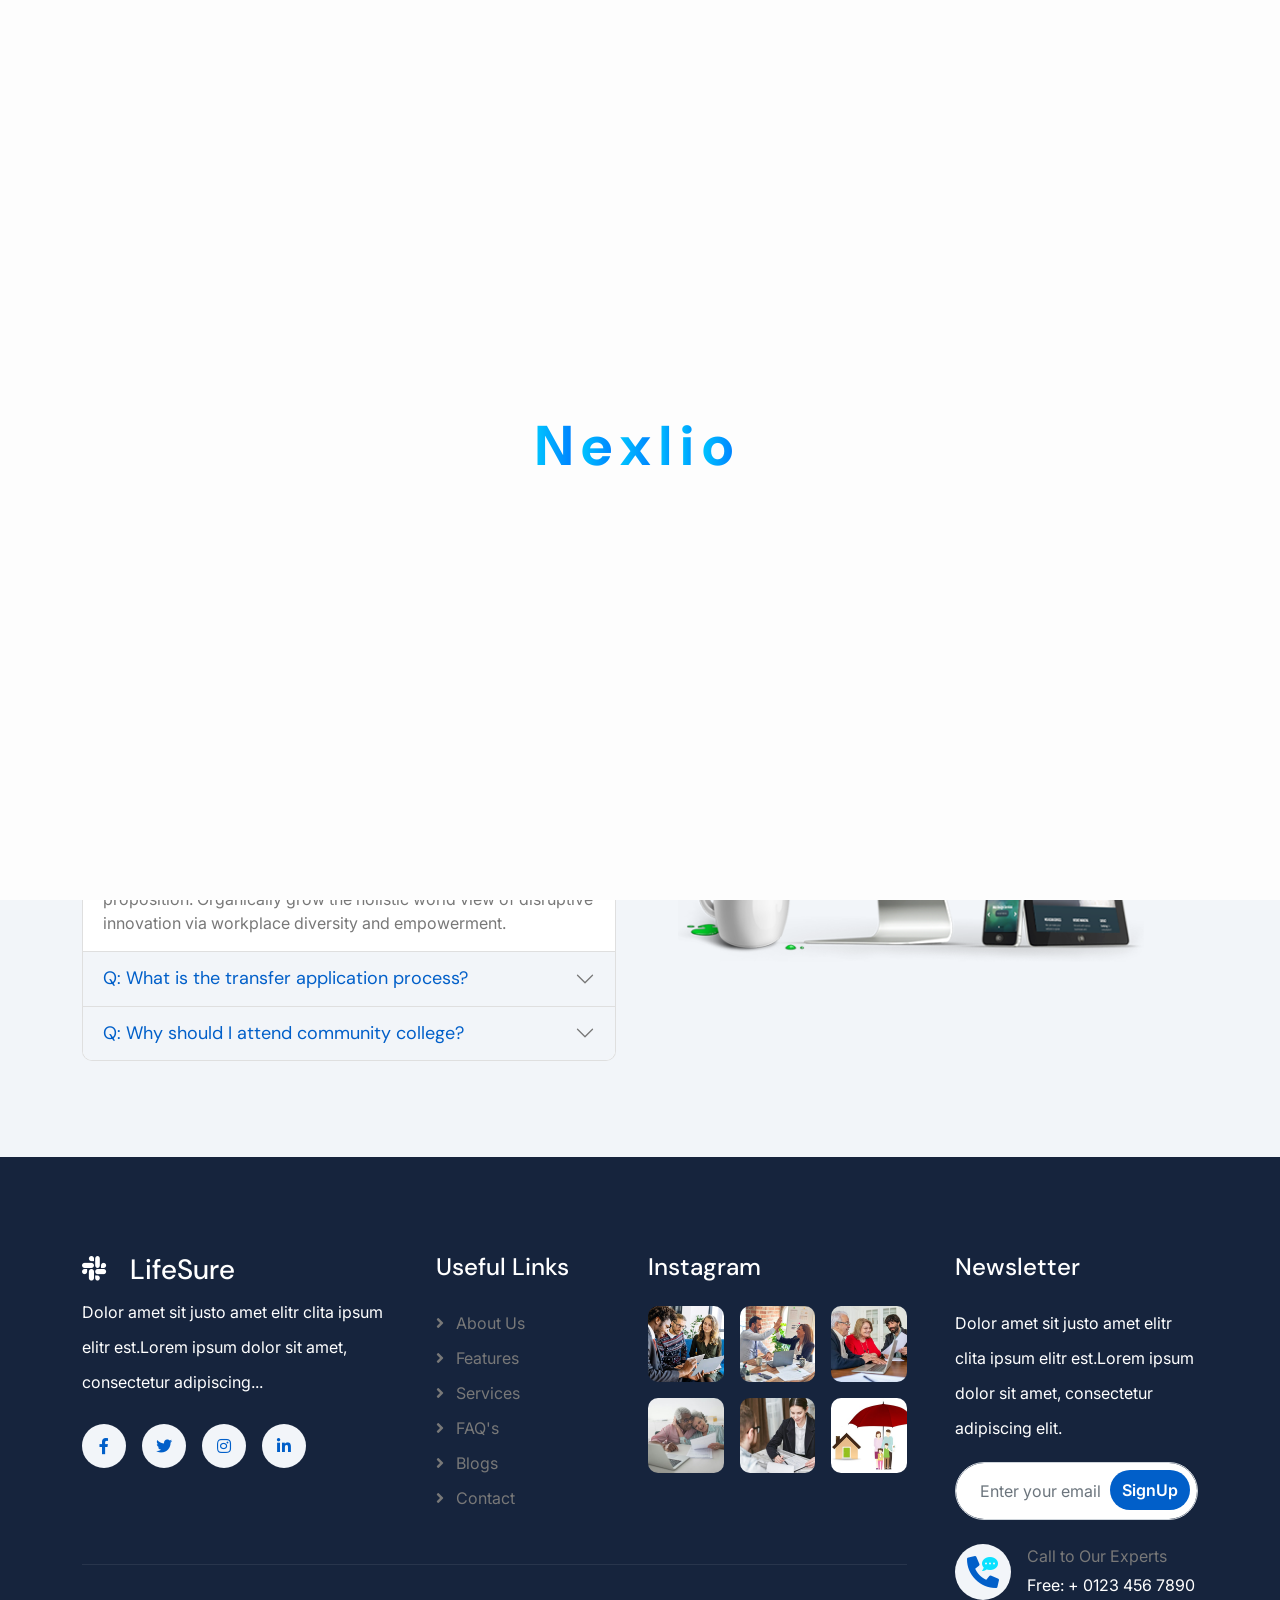
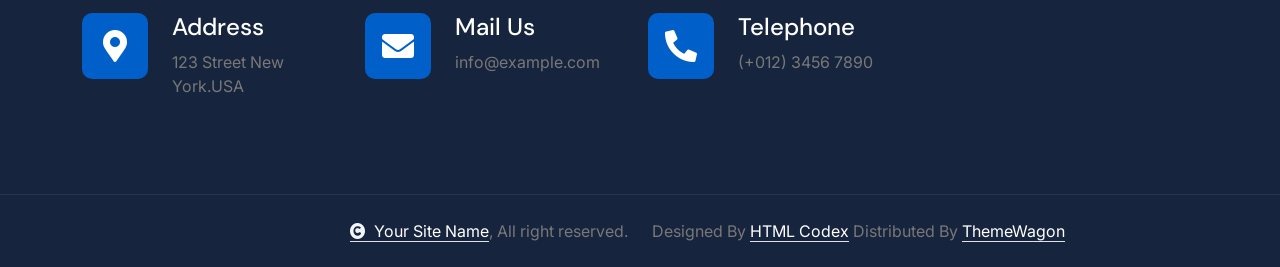
<file: FAQ.html>
<!DOCTYPE html>
<html lang="en">

    <head>
        <meta charset="utf-8">
        <title>Nexlio</title>
        <meta content="width=device-width, initial-scale=1.0" name="viewport">
        <meta content="" name="keywords">
        <meta content="" name="description">

        <!-- Google Web Fonts -->
        <link rel="preconnect" href="https://fonts.googleapis.com">
        <link rel="preconnect" href="https://fonts.gstatic.com" crossorigin>
        <link href="https://fonts.googleapis.com/css2?family=DM+Sans:ital,opsz,wght@0,9..40,100..1000;1,9..40,100..1000&family=Inter:slnt,wght@-10..0,100..900&display=swap" rel="stylesheet">

        <!-- Icon Font Stylesheet -->
        <link rel="stylesheet" href="https://use.fontawesome.com/releases/v5.15.4/css/all.css"/>
        <link href="https://cdn.jsdelivr.net/npm/bootstrap-icons@1.4.1/font/bootstrap-icons.css" rel="stylesheet">

        <!-- Libraries Stylesheet -->
        <link rel="stylesheet" href="lib/animate/animate.min.css"/>
        <link href="lib/lightbox/css/lightbox.min.css" rel="stylesheet">
        <link href="lib/owlcarousel/assets/owl.carousel.min.css" rel="stylesheet">


        <!-- Customized Bootstrap Stylesheet -->
        <link href="css/bootstrap.min.css" rel="stylesheet">

        <!-- Template Stylesheet -->
        <link href="css/style.css" rel="stylesheet">
    </head>

    <body>

        <!-- Spinner Start -->
        <div id="spinner" class="show">
    <h1 class="logo-text">
        <span>N</span>
        <span>e</span>
        <span>x</span>
        <span>l</span>
        <span>i</span>
        <span>o</span>
        <span class="cursor"></span>
    </h1>
</div>
        <!-- Spinner End -->

        <!-- Topbar Start -->
        <div class="container-fluid topbar px-0 px-lg-4 bg-light py-2 d-none d-lg-block">
            <div class="container">
                <div class="row gx-0 align-items-center">
                    <div class="col-lg-8 text-center text-lg-start mb-lg-0">
                        <div class="d-flex flex-wrap">
                            <div class="border-end border-primary pe-3">
                                <a href="#" class="text-muted small"><i class="fas fa-map-marker-alt text-primary me-2"></i>Find A Location</a>
                            </div>
                            <div class="ps-3">
                                <a href="mailto:example@gmail.com" class="text-muted small"><i class="fas fa-envelope text-primary me-2"></i>example@gmail.com</a>
                            </div>
                        </div>
                    </div>
                    <div class="col-lg-4 text-center text-lg-end">
                        <div class="d-flex justify-content-end">
                            <div class="d-flex border-end border-primary pe-3">
                                <a class="btn p-0 text-primary me-3" href="#"><i class="fab fa-facebook-f"></i></a>
                                <a class="btn p-0 text-primary me-3" href="#"><i class="fab fa-twitter"></i></a>
                                <a class="btn p-0 text-primary me-3" href="#"><i class="fab fa-instagram"></i></a>
                                <a class="btn p-0 text-primary me-0" href="#"><i class="fab fa-linkedin-in"></i></a>
                            </div>
                            <div class="dropdown ms-3">
                                <a href="#" class="dropdown-toggle text-dark" data-bs-toggle="dropdown"><small><i class="fas fa-globe-europe text-primary me-2"></i> English</small></a>
                                <div class="dropdown-menu rounded">
                                    <a href="#" class="dropdown-item">English</a>
                                    <a href="#" class="dropdown-item">Bangla</a>
                                    <a href="#" class="dropdown-item">French</a>
                                    <a href="#" class="dropdown-item">Spanish</a>
                                    <a href="#" class="dropdown-item">Arabic</a>
                                </div>
                            </div>
                        </div>
                    </div>
                </div>
            </div>
        </div>
        <!-- Topbar End -->

        <!-- Navbar & Hero Start -->
        <div class="container-fluid nav-bar px-0 px-lg-4 py-lg-0">
            <div class="container">
                <nav class="navbar navbar-expand-lg navbar-light"> 
                    <a href="#" class="navbar-brand p-0">
                        <h1 class="text-primary mb-0"><i class="fab fa-slack me-2"></i> LifeSure</h1>
                        <!-- <img src="img/logo.png" alt="Logo"> -->
                    </a>
                    <button class="navbar-toggler" type="button" data-bs-toggle="collapse" data-bs-target="#navbarCollapse">
                        <span class="fa fa-bars"></span>
                    </button>
                    <div class="collapse navbar-collapse" id="navbarCollapse">
                        <div class="navbar-nav mx-0 mx-lg-auto">
                            <a href="index.html" class="nav-item nav-link">Home</a>
                            <a href="about.html" class="nav-item nav-link">About</a>
                            <a href="service.html" class="nav-item nav-link">Services</a>
                            <a href="blog.html" class="nav-item nav-link">Blog</a>
                            <div class="nav-item dropdown active">
                                <a href="#" class="nav-link" data-bs-toggle="dropdown">
                                    <span class="dropdown-toggle">Pages</span>
                                </a>
                                <div class="dropdown-menu">
                                    <a href="feature.html" class="dropdown-item">Our Features</a>
                                    <a href="team.html" class="dropdown-item">Our team</a>
                                    <a href="testimonial.html" class="dropdown-item">Testimonial</a>
                                    <a href="FAQ.html" class="dropdown-item active">FAQs</a>
                                    <a href="404.html" class="dropdown-item">404 Page</a>
                                </div>
                            </div>
                            <a href="contact.html" class="nav-item nav-link">Contact</a>
                            <div class="nav-btn px-3">
                                <button class="btn-search btn btn-primary btn-md-square rounded-circle flex-shrink-0" data-bs-toggle="modal" data-bs-target="#searchModal"><i class="fas fa-search"></i></button>
                                <a href="#" class="btn btn-primary rounded-pill py-2 px-4 ms-3 flex-shrink-0"> Get a Quote</a>
                            </div>
                        </div>
                    </div>
                    <div class="d-none d-xl-flex flex-shrink-0 ps-4">
                        <a href="#" class="btn btn-light btn-lg-square rounded-circle position-relative wow tada" data-wow-delay=".9s">
                            <i class="fa fa-phone-alt fa-2x"></i>
                            <div class="position-absolute" style="top: 7px; right: 12px;">
                                <span><i class="fa fa-comment-dots text-secondary"></i></span>
                            </div>
                        </a>
                        <div class="d-flex flex-column ms-3">
                            <span>Call to Our Experts</span>
                            <a href="tel:+ 0123 456 7890"><span class="text-dark">Free: + 0123 456 7890</span></a>
                        </div>
                    </div>
                </nav>
            </div>
        </div>
        <!-- Navbar & Hero End -->

        <!-- Modal Search Start -->
        <div class="modal fade" id="searchModal" tabindex="-1" aria-labelledby="exampleModalLabel" aria-hidden="true">
            <div class="modal-dialog modal-fullscreen">
                <div class="modal-content rounded-0">
                    <div class="modal-header">
                        <h5 class="modal-title" id="exampleModalLabel">Search by keyword</h5>
                        <button type="button" class="btn-close" data-bs-dismiss="modal" aria-label="Close"></button>
                    </div>
                    <div class="modal-body d-flex align-items-center bg-primary">
                        <div class="input-group w-75 mx-auto d-flex">
                            <input type="search" class="form-control p-3" placeholder="keywords" aria-describedby="search-icon-1">
                            <span id="search-icon-1" class="btn bg-light border nput-group-text p-3"><i class="fa fa-search"></i></span>
                        </div>
                    </div>
                </div>
            </div>
        </div>
        <!-- Modal Search End -->


        <!-- Header Start -->
        <div class="container-fluid bg-breadcrumb">
            <div class="container text-center py-5" style="max-width: 900px;">
                <h4 class="text-white display-4 mb-4 wow fadeInDown" data-wow-delay="0.1s">Frequently Asked Questions</h4>
                <ol class="breadcrumb d-flex justify-content-center mb-0 wow fadeInDown" data-wow-delay="0.3s">
                    <li class="breadcrumb-item"><a href="index.html">Home</a></li>
                    <li class="breadcrumb-item"><a href="#">Pages</a></li>
                    <li class="breadcrumb-item active text-primary">FAQs</li>
                </ol>    
            </div>
        </div>
        <!-- Header End -->


        <!-- FAQs Start -->
        <div class="container-fluid faq-section bg-light py-5">
            <div class="container py-5">
                <div class="row g-5 align-items-center">
                    <div class="col-xl-6 wow fadeInLeft" data-wow-delay="0.2s">
                        <div class="h-100">
                            <div class="mb-5">
                                <h4 class="text-primary">Some Important FAQ's</h4>
                                <h1 class="display-4 mb-0">Common Frequently Asked Questions</h1>
                            </div>
                            <div class="accordion" id="accordionExample">
                                <div class="accordion-item">
                                    <h2 class="accordion-header" id="headingOne">
                                        <button class="accordion-button border-0" type="button" data-bs-toggle="collapse" data-bs-target="#collapseOne" aria-expanded="true" aria-controls="collapseOne">
                                            Q: What happens during Freshers' Week?
                                        </button>
                                    </h2>
                                    <div id="collapseOne" class="accordion-collapse collapse show active" aria-labelledby="headingOne" data-bs-parent="#accordionExample">
                                        <div class="accordion-body rounded">
                                            A: Leverage agile frameworks to provide a robust synopsis for high level overviews. Iterative approaches to corporate strategy foster collaborative thinking to further the overall value proposition. Organically grow the holistic world view of disruptive innovation via workplace diversity and empowerment.
                                        </div>
                                    </div>
                                </div>
                                <div class="accordion-item">
                                    <h2 class="accordion-header" id="headingTwo">
                                        <button class="accordion-button collapsed" type="button" data-bs-toggle="collapse" data-bs-target="#collapseTwo" aria-expanded="false" aria-controls="collapseTwo">
                                            Q: What is the transfer application process?
                                        </button>
                                    </h2>
                                    <div id="collapseTwo" class="accordion-collapse collapse" aria-labelledby="headingTwo" data-bs-parent="#accordionExample">
                                        <div class="accordion-body">
                                            A: Leverage agile frameworks to provide a robust synopsis for high level overviews. Iterative approaches to corporate strategy foster collaborative thinking to further the overall value proposition. Organically grow the holistic world view of disruptive innovation via workplace diversity and empowerment.
                                        </div>
                                    </div>
                                </div>
                                <div class="accordion-item">
                                    <h2 class="accordion-header" id="headingThree">
                                        <button class="accordion-button collapsed" type="button" data-bs-toggle="collapse" data-bs-target="#collapseThree" aria-expanded="false" aria-controls="collapseThree">
                                            Q: Why should I attend community college?
                                        </button>
                                    </h2>
                                    <div id="collapseThree" class="accordion-collapse collapse" aria-labelledby="headingThree" data-bs-parent="#accordionExample">
                                        <div class="accordion-body">
                                            A: Leverage agile frameworks to provide a robust synopsis for high level overviews. Iterative approaches to corporate strategy foster collaborative thinking to further the overall value proposition. Organically grow the holistic world view of disruptive innovation via workplace diversity and empowerment.
                                        </div>
                                    </div>
                                </div>
                            </div>
                        </div>
                    </div>
                    <div class="col-xl-6 wow fadeInRight" data-wow-delay="0.4s">
                        <img src="img/carousel-2.png" class="img-fluid w-100" alt="">
                    </div>
                </div>
            </div>
        </div>
        <!-- FAQs End -->


        <!-- Footer Start -->
        <div class="container-fluid footer py-5 wow fadeIn" data-wow-delay="0.2s">
            <div class="container py-5">
                <div class="row g-5">
                    <div class="col-xl-9">
                        <div class="mb-5">
                            <div class="row g-4">
                                <div class="col-md-6 col-lg-6 col-xl-5">
                                    <div class="footer-item">
                                        <a href="index.html" class="p-0">
                                            <h3 class="text-white"><i class="fab fa-slack me-3"></i> LifeSure</h3>
                                            <!-- <img src="img/logo.png" alt="Logo"> -->
                                        </a>
                                        <p class="text-white mb-4">Dolor amet sit justo amet elitr clita ipsum elitr est.Lorem ipsum dolor sit amet, consectetur adipiscing...</p>
                                        <div class="footer-btn d-flex">
                                            <a class="btn btn-md-square rounded-circle me-3" href="#"><i class="fab fa-facebook-f"></i></a>
                                            <a class="btn btn-md-square rounded-circle me-3" href="#"><i class="fab fa-twitter"></i></a>
                                            <a class="btn btn-md-square rounded-circle me-3" href="#"><i class="fab fa-instagram"></i></a>
                                            <a class="btn btn-md-square rounded-circle me-0" href="#"><i class="fab fa-linkedin-in"></i></a>
                                        </div>
                                    </div>
                                </div>
                                <div class="col-md-6 col-lg-6 col-xl-3">
                                    <div class="footer-item">
                                        <h4 class="text-white mb-4">Useful Links</h4>
                                        <a href="#"><i class="fas fa-angle-right me-2"></i> About Us</a>
                                        <a href="#"><i class="fas fa-angle-right me-2"></i> Features</a>
                                        <a href="#"><i class="fas fa-angle-right me-2"></i> Services</a>
                                        <a href="#"><i class="fas fa-angle-right me-2"></i> FAQ's</a>
                                        <a href="#"><i class="fas fa-angle-right me-2"></i> Blogs</a>
                                        <a href="#"><i class="fas fa-angle-right me-2"></i> Contact</a>
                                    </div>
                                </div>
                                <div class="col-md-6 col-lg-6 col-xl-4">
                                    <div class="footer-item">
                                        <h4 class="mb-4 text-white">Instagram</h4>
                                        <div class="row g-3">
                                            <div class="col-4">
                                                <div class="footer-instagram rounded">
                                                    <img src="img/instagram-footer-1.jpg" class="img-fluid w-100" alt="">
                                                    <div class="footer-search-icon">
                                                        <a href="img/instagram-footer-1.jpg" data-lightbox="footerInstagram-1" class="my-auto"><i class="fas fa-link text-white"></i></a>
                                                    </div>
                                                </div>
                                           </div>
                                           <div class="col-4">
                                                <div class="footer-instagram rounded">
                                                    <img src="img/instagram-footer-2.jpg" class="img-fluid w-100" alt="">
                                                    <div class="footer-search-icon">
                                                        <a href="img/instagram-footer-2.jpg" data-lightbox="footerInstagram-2" class="my-auto"><i class="fas fa-link text-white"></i></a>
                                                    </div>
                                                </div>
                                           </div>
                                            <div class="col-4">
                                                <div class="footer-instagram rounded">
                                                    <img src="img/instagram-footer-3.jpg" class="img-fluid w-100" alt="">
                                                    <div class="footer-search-icon">
                                                        <a href="img/instagram-footer-3.jpg" data-lightbox="footerInstagram-3" class="my-auto"><i class="fas fa-link text-white"></i></a>
                                                    </div>
                                                </div>
                                           </div>
                                            <div class="col-4">
                                                <div class="footer-instagram rounded">
                                                    <img src="img/instagram-footer-4.jpg" class="img-fluid w-100" alt="">
                                                    <div class="footer-search-icon">
                                                        <a href="img/instagram-footer-4.jpg" data-lightbox="footerInstagram-4" class="my-auto"><i class="fas fa-link text-white"></i></a>
                                                    </div>
                                                </div>
                                           </div>
                                            <div class="col-4">
                                                <div class="footer-instagram rounded">
                                                    <img src="img/instagram-footer-5.jpg" class="img-fluid w-100" alt="">
                                                    <div class="footer-search-icon">
                                                        <a href="img/instagram-footer-5.jpg" data-lightbox="footerInstagram-5" class="my-auto"><i class="fas fa-link text-white"></i></a>
                                                    </div>
                                                </div>
                                           </div>
                                           <div class="col-4">
                                                <div class="footer-instagram rounded">
                                                    <img src="img/instagram-footer-6.jpg" class="img-fluid w-100" alt="">
                                                    <div class="footer-search-icon">
                                                        <a href="img/instagram-footer-6.jpg" data-lightbox="footerInstagram-6" class="my-auto"><i class="fas fa-link text-white"></i></a>
                                                    </div>
                                                </div>
                                            </div>
                                        </div>
                                    </div>
                                </div>
                            </div>
                        </div>
                        <div class="pt-5" style="border-top: 1px solid rgba(255, 255, 255, 0.08);">
                            <div class="row g-0">
                                <div class="col-12">
                                    <div class="row g-4">
                                        <div class="col-lg-6 col-xl-4">
                                            <div class="d-flex">
                                                <div class="btn-xl-square bg-primary text-white rounded p-4 me-4">
                                                    <i class="fas fa-map-marker-alt fa-2x"></i>
                                                </div>
                                                <div>
                                                    <h4 class="text-white">Address</h4>
                                                    <p class="mb-0">123 Street New York.USA</p>
                                                </div>
                                            </div>
                                        </div>
                                        <div class="col-lg-6 col-xl-4">
                                            <div class="d-flex">
                                                <div class="btn-xl-square bg-primary text-white rounded p-4 me-4">
                                                    <i class="fas fa-envelope fa-2x"></i>
                                                </div>
                                                <div>
                                                    <h4 class="text-white">Mail Us</h4>
                                                    <p class="mb-0">info@example.com</p>
                                                </div>
                                            </div>
                                        </div>
                                        <div class="col-lg-6 col-xl-4">
                                            <div class="d-flex">
                                                <div class="btn-xl-square bg-primary text-white rounded p-4 me-4">
                                                    <i class="fa fa-phone-alt fa-2x"></i>
                                                </div>
                                                <div>
                                                    <h4 class="text-white">Telephone</h4>
                                                    <p class="mb-0">(+012) 3456 7890</p>
                                                </div>
                                            </div>
                                        </div>
                                    </div>
                                </div>
                            </div>
                        </div>
                    </div>
                    
                    <div class="col-xl-3">
                        <div class="footer-item">
                            <h4 class="text-white mb-4">Newsletter</h4>
                            <p class="text-white mb-3">Dolor amet sit justo amet elitr clita ipsum elitr est.Lorem ipsum dolor sit amet, consectetur adipiscing elit.</p>
                            <div class="position-relative rounded-pill mb-4">
                                <input class="form-control rounded-pill w-100 py-3 ps-4 pe-5" type="text" placeholder="Enter your email">
                                <button type="button" class="btn btn-primary rounded-pill position-absolute top-0 end-0 py-2 mt-2 me-2">SignUp</button>
                            </div>
                            <div class="d-flex flex-shrink-0">
                                <div class="footer-btn">
                                    <a href="#" class="btn btn-lg-square rounded-circle position-relative wow tada" data-wow-delay=".9s">
                                        <i class="fa fa-phone-alt fa-2x"></i>
                                        <div class="position-absolute" style="top: 2px; right: 12px;">
                                            <span><i class="fa fa-comment-dots text-secondary"></i></span>
                                        </div>
                                    </a>
                                </div>
                                <div class="d-flex flex-column ms-3 flex-shrink-0">
                                    <span>Call to Our Experts</span>
                                    <a href="tel:+ 0123 456 7890"><span class="text-white">Free: + 0123 456 7890</span></a>
                                </div>
                            </div>
                        </div>
                    </div>
                </div>
            </div>
        </div>
        <!-- Footer End -->
        
        <!-- Copyright Start -->
        <div class="container-fluid copyright py-4">
            <div class="container">
                <div class="row g-4 align-items-center">
                    <div class="col-md-6 text-center text-md-end mb-md-0">
                        <span class="text-body"><a href="#" class="border-bottom text-white"><i class="fas fa-copyright text-light me-2"></i>Your Site Name</a>, All right reserved.</span>
                    </div>
                    <div class="col-md-6 text-center text-md-start text-body">
                        <!--/*** This template is free as long as you keep the below author’s credit link/attribution link/backlink. ***/-->
                        <!--/*** If you'd like to use the template without the below author’s credit link/attribution link/backlink, ***/-->
                        <!--/*** you can purchase the Credit Removal License from "https://htmlcodex.com/credit-removal". ***/-->
                        Designed By <a class="border-bottom text-white" href="https://htmlcodex.com">HTML Codex</a> Distributed By <a class="border-bottom text-white" href="https://themewagon.com">ThemeWagon</a>
                    </div>
                </div>
            </div>
        </div>
        <!-- Copyright End -->


        <!-- Back to Top -->
        <a href="#" class="btn btn-primary btn-lg-square rounded-circle back-to-top"><i class="fa fa-arrow-up"></i></a>   

        
        <!-- JavaScript Libraries -->
        <script src="https://ajax.googleapis.com/ajax/libs/jquery/3.6.4/jquery.min.js"></script>
        <script src="https://cdn.jsdelivr.net/npm/bootstrap@5.0.0/dist/js/bootstrap.bundle.min.js"></script>
        <script src="lib/wow/wow.min.js"></script>
        <script src="lib/easing/easing.min.js"></script>
        <script src="lib/waypoints/waypoints.min.js"></script>
        <script src="lib/counterup/counterup.min.js"></script>
        <script src="lib/lightbox/js/lightbox.min.js"></script>
        <script src="lib/owlcarousel/owl.carousel.min.js"></script>
        

        <!-- Template Javascript -->
        <script src="js/main.js"></script>
    </body>

</html>
</file>
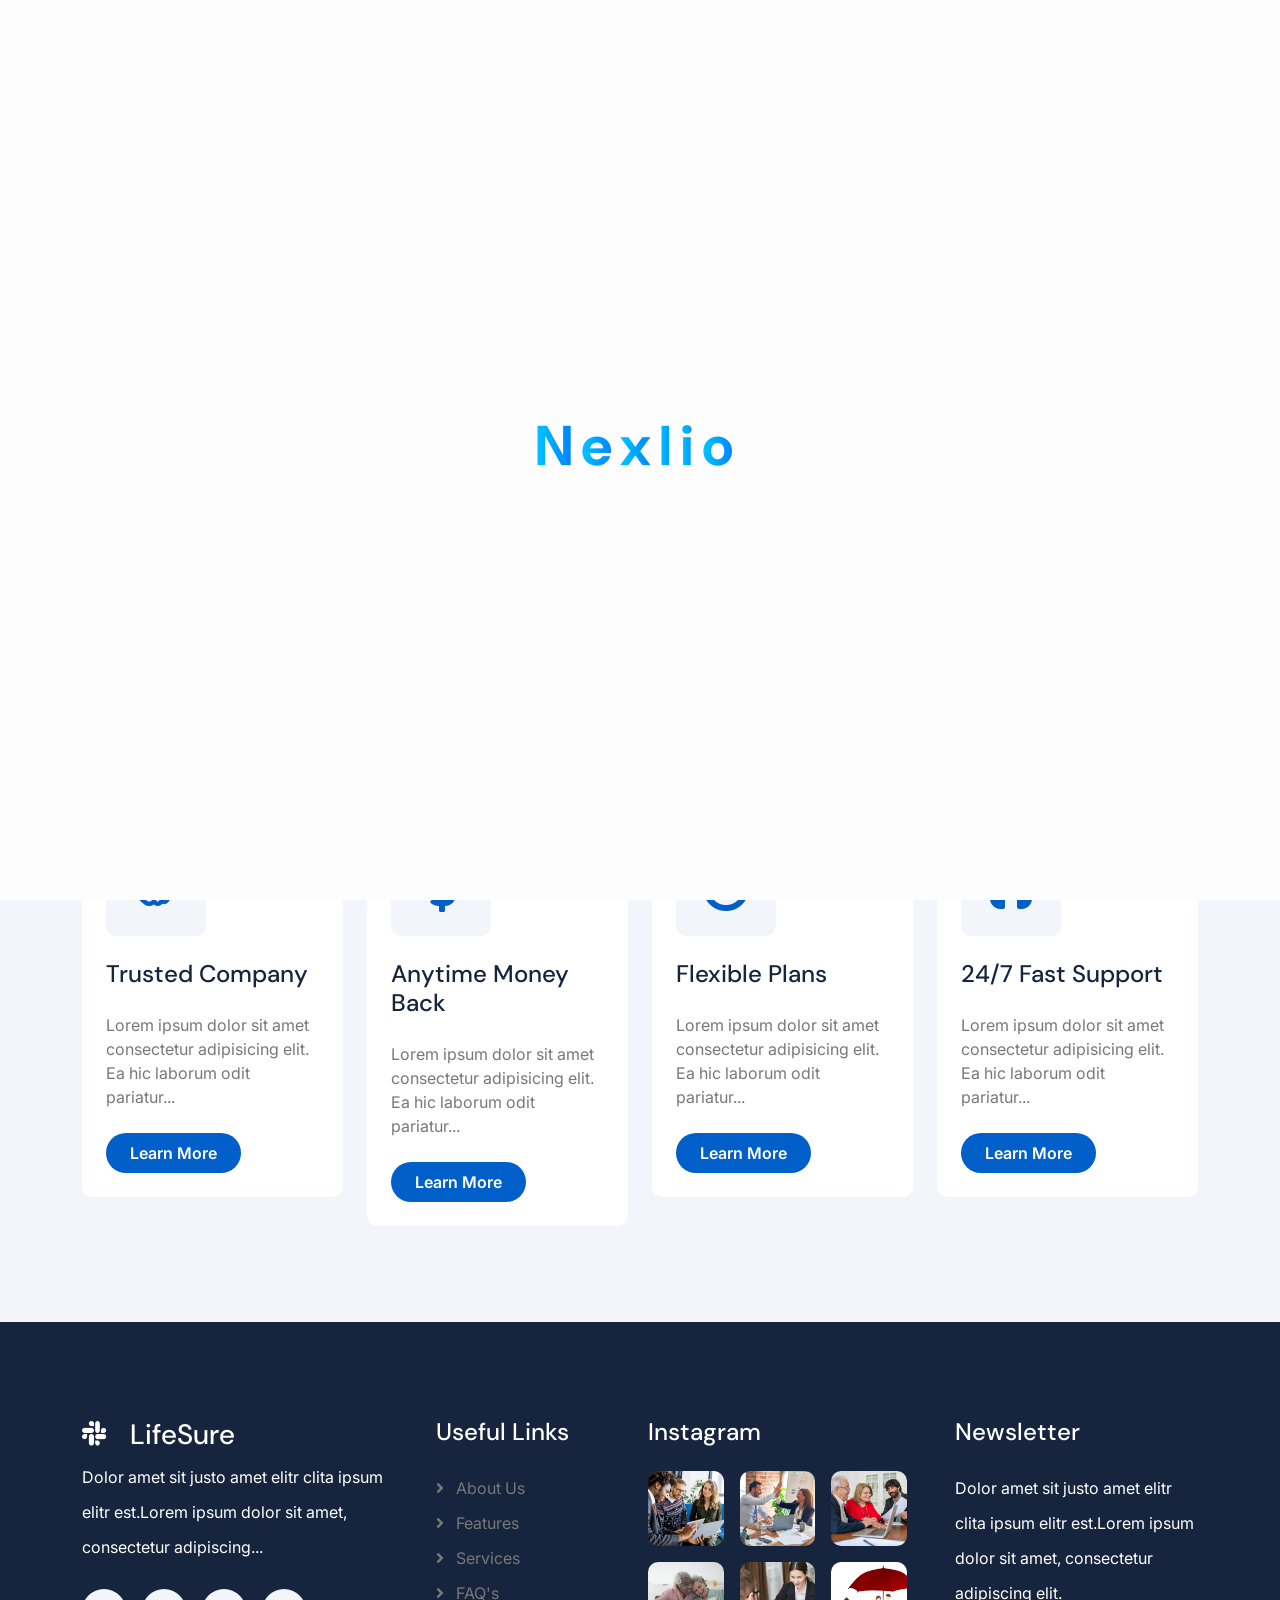
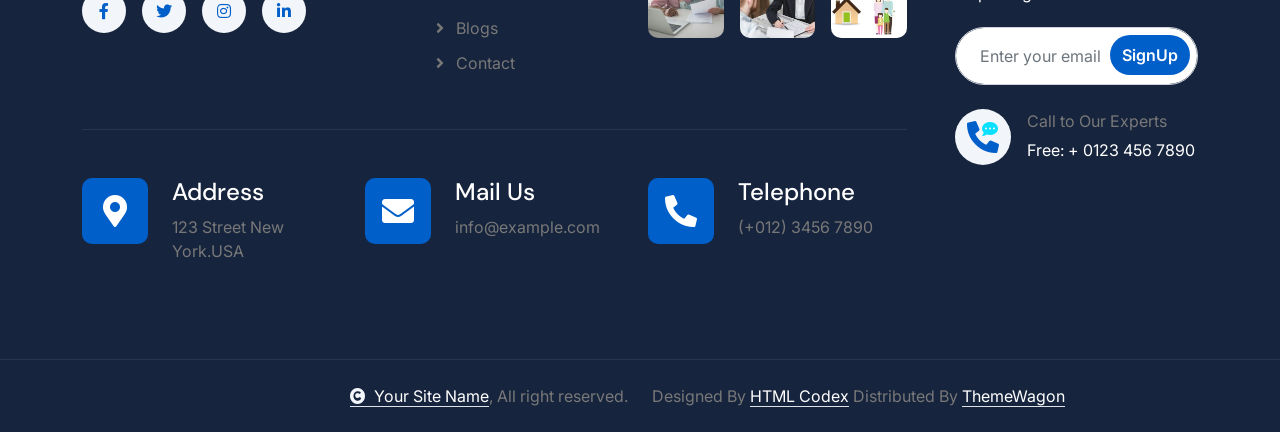
<file: feature.html>
<!DOCTYPE html>
<html lang="en">

    <head>
        <meta charset="utf-8">
        <title>Nexlio</title>
        <meta content="width=device-width, initial-scale=1.0" name="viewport">
        <meta content="" name="keywords">
        <meta content="" name="description">

        <!-- Google Web Fonts -->
        <link rel="preconnect" href="https://fonts.googleapis.com">
        <link rel="preconnect" href="https://fonts.gstatic.com" crossorigin>
        <link href="https://fonts.googleapis.com/css2?family=DM+Sans:ital,opsz,wght@0,9..40,100..1000;1,9..40,100..1000&family=Inter:slnt,wght@-10..0,100..900&display=swap" rel="stylesheet">

        <!-- Icon Font Stylesheet -->
        <link rel="stylesheet" href="https://use.fontawesome.com/releases/v5.15.4/css/all.css"/>
        <link href="https://cdn.jsdelivr.net/npm/bootstrap-icons@1.4.1/font/bootstrap-icons.css" rel="stylesheet">

        <!-- Libraries Stylesheet -->
        <link rel="stylesheet" href="lib/animate/animate.min.css"/>
        <link href="lib/lightbox/css/lightbox.min.css" rel="stylesheet">
        <link href="lib/owlcarousel/assets/owl.carousel.min.css" rel="stylesheet">


        <!-- Customized Bootstrap Stylesheet -->
        <link href="css/bootstrap.min.css" rel="stylesheet">

        <!-- Template Stylesheet -->
        <link href="css/style.css" rel="stylesheet">
    </head>

    <body>

        <!-- Spinner Start -->
       <div id="spinner" class="show">
    <h1 class="logo-text">
        <span>N</span>
        <span>e</span>
        <span>x</span>
        <span>l</span>
        <span>i</span>
        <span>o</span>
        <span class="cursor"></span>
    </h1>
</div>
        <!-- Spinner End -->

        <!-- Topbar Start -->
        <div class="container-fluid topbar px-0 px-lg-4 bg-light py-2 d-none d-lg-block">
            <div class="container">
                <div class="row gx-0 align-items-center">
                    <div class="col-lg-8 text-center text-lg-start mb-lg-0">
                        <div class="d-flex flex-wrap">
                            <div class="border-end border-primary pe-3">
                                <a href="#" class="text-muted small"><i class="fas fa-map-marker-alt text-primary me-2"></i>Find A Location</a>
                            </div>
                            <div class="ps-3">
                                <a href="mailto:example@gmail.com" class="text-muted small"><i class="fas fa-envelope text-primary me-2"></i>example@gmail.com</a>
                            </div>
                        </div>
                    </div>
                    <div class="col-lg-4 text-center text-lg-end">
                        <div class="d-flex justify-content-end">
                            <div class="d-flex border-end border-primary pe-3">
                                <a class="btn p-0 text-primary me-3" href="#"><i class="fab fa-facebook-f"></i></a>
                                <a class="btn p-0 text-primary me-3" href="#"><i class="fab fa-twitter"></i></a>
                                <a class="btn p-0 text-primary me-3" href="#"><i class="fab fa-instagram"></i></a>
                                <a class="btn p-0 text-primary me-0" href="#"><i class="fab fa-linkedin-in"></i></a>
                            </div>
                            <div class="dropdown ms-3">
                                <a href="#" class="dropdown-toggle text-dark" data-bs-toggle="dropdown"><small><i class="fas fa-globe-europe text-primary me-2"></i> English</small></a>
                                <div class="dropdown-menu rounded">
                                    <a href="#" class="dropdown-item">English</a>
                                    <a href="#" class="dropdown-item">Bangla</a>
                                    <a href="#" class="dropdown-item">French</a>
                                    <a href="#" class="dropdown-item">Spanish</a>
                                    <a href="#" class="dropdown-item">Arabic</a>
                                </div>
                            </div>
                        </div>
                    </div>
                </div>
            </div>
        </div>
        <!-- Topbar End -->

        <!-- Navbar & Hero Start -->
        <div class="container-fluid nav-bar px-0 px-lg-4 py-lg-0">
            <div class="container">
                <nav class="navbar navbar-expand-lg navbar-light"> 
                    <a href="#" class="navbar-brand p-0">
                        <h1 class="text-primary mb-0"><i class="fab fa-slack me-2"></i> LifeSure</h1>
                        <!-- <img src="img/logo.png" alt="Logo"> -->
                    </a>
                    <button class="navbar-toggler" type="button" data-bs-toggle="collapse" data-bs-target="#navbarCollapse">
                        <span class="fa fa-bars"></span>
                    </button>
                    <div class="collapse navbar-collapse" id="navbarCollapse">
                        <div class="navbar-nav mx-0 mx-lg-auto">
                            <a href="index.html" class="nav-item nav-link">Home</a>
                            <a href="about.html" class="nav-item nav-link">About</a>
                            <a href="service.html" class="nav-item nav-link">Services</a>
                            <a href="blog.html" class="nav-item nav-link">Blog</a>
                            <div class="nav-item dropdown active">
                                <a href="#" class="nav-link" data-bs-toggle="dropdown">
                                    <span class="dropdown-toggle">Pages</span>
                                </a>
                                <div class="dropdown-menu">
                                    <a href="feature.html" class="dropdown-item active">Our Features</a>
                                    <a href="team.html" class="dropdown-item">Our team</a>
                                    <a href="testimonial.html" class="dropdown-item">Testimonial</a>
                                    <a href="FAQ.html" class="dropdown-item">FAQs</a>
                                    <a href="404.html" class="dropdown-item">404 Page</a>
                                </div>
                            </div>
                            <a href="contact.html" class="nav-item nav-link">Contact</a>
                            <div class="nav-btn px-3">
                                <button class="btn-search btn btn-primary btn-md-square rounded-circle flex-shrink-0" data-bs-toggle="modal" data-bs-target="#searchModal"><i class="fas fa-search"></i></button>
                                <a href="#" class="btn btn-primary rounded-pill py-2 px-4 ms-3 flex-shrink-0"> Get a Quote</a>
                            </div>
                        </div>
                    </div>
                    <div class="d-none d-xl-flex flex-shrink-0 ps-4">
                        <a href="#" class="btn btn-light btn-lg-square rounded-circle position-relative wow tada" data-wow-delay=".9s">
                            <i class="fa fa-phone-alt fa-2x"></i>
                            <div class="position-absolute" style="top: 7px; right: 12px;">
                                <span><i class="fa fa-comment-dots text-secondary"></i></span>
                            </div>
                        </a>
                        <div class="d-flex flex-column ms-3">
                            <span>Call to Our Experts</span>
                            <a href="tel:+ 0123 456 7890"><span class="text-dark">Free: + 0123 456 7890</span></a>
                        </div>
                    </div>
                </nav>
            </div>
        </div>
        <!-- Navbar & Hero End -->

        <!-- Modal Search Start -->
        <div class="modal fade" id="searchModal" tabindex="-1" aria-labelledby="exampleModalLabel" aria-hidden="true">
            <div class="modal-dialog modal-fullscreen">
                <div class="modal-content rounded-0">
                    <div class="modal-header">
                        <h5 class="modal-title" id="exampleModalLabel">Search by keyword</h5>
                        <button type="button" class="btn-close" data-bs-dismiss="modal" aria-label="Close"></button>
                    </div>
                    <div class="modal-body d-flex align-items-center bg-primary">
                        <div class="input-group w-75 mx-auto d-flex">
                            <input type="search" class="form-control p-3" placeholder="keywords" aria-describedby="search-icon-1">
                            <span id="search-icon-1" class="btn bg-light border nput-group-text p-3"><i class="fa fa-search"></i></span>
                        </div>
                    </div>
                </div>
            </div>
        </div>
        <!-- Modal Search End -->


        <!-- Header Start -->
        <div class="container-fluid bg-breadcrumb">
            <div class="container text-center py-5" style="max-width: 900px;">
                <h4 class="text-white display-4 mb-4 wow fadeInDown" data-wow-delay="0.1s">Our Features</h4>
                <ol class="breadcrumb d-flex justify-content-center mb-0 wow fadeInDown" data-wow-delay="0.3s">
                    <li class="breadcrumb-item"><a href="index.html">Home</a></li>
                    <li class="breadcrumb-item"><a href="#">Pages</a></li>
                    <li class="breadcrumb-item active text-primary">Feature</li>
                </ol>    
            </div>
        </div>
        <!-- Header End -->


        <!-- Feature Start -->
        <div class="container-fluid feature bg-light py-5">
            <div class="container py-5">
                <div class="text-center mx-auto pb-5 wow fadeInUp" data-wow-delay="0.2s" style="max-width: 800px;">
                    <h4 class="text-primary">Our Features</h4>
                    <h1 class="display-4 mb-4">Insurance Provide you a Better Future</h1>
                    <p class="mb-0">Lorem ipsum dolor, sit amet consectetur adipisicing elit. Tenetur adipisci facilis cupiditate recusandae aperiam temporibus corporis itaque quis facere, numquam, ad culpa deserunt sint dolorem autem obcaecati, ipsam mollitia hic.
                    </p>
                </div>
                <div class="row g-4">
                    <div class="col-md-6 col-lg-6 col-xl-3 wow fadeInUp" data-wow-delay="0.2s">
                        <div class="feature-item p-4 pt-0">
                            <div class="feature-icon p-4 mb-4">
                                <i class="far fa-handshake fa-3x"></i>
                            </div>
                            <h4 class="mb-4">Trusted Company</h4>
                            <p class="mb-4">Lorem ipsum dolor sit amet consectetur adipisicing elit. Ea hic laborum odit pariatur...
                            </p>
                            <a class="btn btn-primary rounded-pill py-2 px-4" href="#">Learn More</a>
                        </div>
                    </div>
                    <div class="col-md-6 col-lg-6 col-xl-3 wow fadeInUp" data-wow-delay="0.4s">
                        <div class="feature-item p-4 pt-0">
                            <div class="feature-icon p-4 mb-4">
                                <i class="fa fa-dollar-sign fa-3x"></i>
                            </div>
                            <h4 class="mb-4">Anytime Money Back</h4>
                            <p class="mb-4">Lorem ipsum dolor sit amet consectetur adipisicing elit. Ea hic laborum odit pariatur...
                            </p>
                            <a class="btn btn-primary rounded-pill py-2 px-4" href="#">Learn More</a>
                        </div>
                    </div>
                    <div class="col-md-6 col-lg-6 col-xl-3 wow fadeInUp" data-wow-delay="0.6s">
                        <div class="feature-item p-4 pt-0">
                            <div class="feature-icon p-4 mb-4">
                                <i class="fa fa-bullseye fa-3x"></i>
                            </div>
                            <h4 class="mb-4">Flexible Plans</h4>
                            <p class="mb-4">Lorem ipsum dolor sit amet consectetur adipisicing elit. Ea hic laborum odit pariatur...
                            </p>
                            <a class="btn btn-primary rounded-pill py-2 px-4" href="#">Learn More</a>
                        </div>
                    </div>
                    <div class="col-md-6 col-lg-6 col-xl-3 wow fadeInUp" data-wow-delay="0.8s">
                        <div class="feature-item p-4 pt-0">
                            <div class="feature-icon p-4 mb-4">
                                <i class="fa fa-headphones fa-3x"></i>
                            </div>
                            <h4 class="mb-4">24/7 Fast Support</h4>
                            <p class="mb-4">Lorem ipsum dolor sit amet consectetur adipisicing elit. Ea hic laborum odit pariatur...
                            </p>
                            <a class="btn btn-primary rounded-pill py-2 px-4" href="#">Learn More</a>
                        </div>
                    </div>
                </div>
            </div>
        </div>
        <!-- Feature End -->


        <!-- Footer Start -->
        <div class="container-fluid footer py-5 wow fadeIn" data-wow-delay="0.2s">
            <div class="container py-5">
                <div class="row g-5">
                    <div class="col-xl-9">
                        <div class="mb-5">
                            <div class="row g-4">
                                <div class="col-md-6 col-lg-6 col-xl-5">
                                    <div class="footer-item">
                                        <a href="index.html" class="p-0">
                                            <h3 class="text-white"><i class="fab fa-slack me-3"></i> LifeSure</h3>
                                            <!-- <img src="img/logo.png" alt="Logo"> -->
                                        </a>
                                        <p class="text-white mb-4">Dolor amet sit justo amet elitr clita ipsum elitr est.Lorem ipsum dolor sit amet, consectetur adipiscing...</p>
                                        <div class="footer-btn d-flex">
                                            <a class="btn btn-md-square rounded-circle me-3" href="#"><i class="fab fa-facebook-f"></i></a>
                                            <a class="btn btn-md-square rounded-circle me-3" href="#"><i class="fab fa-twitter"></i></a>
                                            <a class="btn btn-md-square rounded-circle me-3" href="#"><i class="fab fa-instagram"></i></a>
                                            <a class="btn btn-md-square rounded-circle me-0" href="#"><i class="fab fa-linkedin-in"></i></a>
                                        </div>
                                    </div>
                                </div>
                                <div class="col-md-6 col-lg-6 col-xl-3">
                                    <div class="footer-item">
                                        <h4 class="text-white mb-4">Useful Links</h4>
                                        <a href="#"><i class="fas fa-angle-right me-2"></i> About Us</a>
                                        <a href="#"><i class="fas fa-angle-right me-2"></i> Features</a>
                                        <a href="#"><i class="fas fa-angle-right me-2"></i> Services</a>
                                        <a href="#"><i class="fas fa-angle-right me-2"></i> FAQ's</a>
                                        <a href="#"><i class="fas fa-angle-right me-2"></i> Blogs</a>
                                        <a href="#"><i class="fas fa-angle-right me-2"></i> Contact</a>
                                    </div>
                                </div>
                                <div class="col-md-6 col-lg-6 col-xl-4">
                                    <div class="footer-item">
                                        <h4 class="mb-4 text-white">Instagram</h4>
                                        <div class="row g-3">
                                            <div class="col-4">
                                                <div class="footer-instagram rounded">
                                                    <img src="img/instagram-footer-1.jpg" class="img-fluid w-100" alt="">
                                                    <div class="footer-search-icon">
                                                        <a href="img/instagram-footer-1.jpg" data-lightbox="footerInstagram-1" class="my-auto"><i class="fas fa-link text-white"></i></a>
                                                    </div>
                                                </div>
                                           </div>
                                           <div class="col-4">
                                                <div class="footer-instagram rounded">
                                                    <img src="img/instagram-footer-2.jpg" class="img-fluid w-100" alt="">
                                                    <div class="footer-search-icon">
                                                        <a href="img/instagram-footer-2.jpg" data-lightbox="footerInstagram-2" class="my-auto"><i class="fas fa-link text-white"></i></a>
                                                    </div>
                                                </div>
                                           </div>
                                            <div class="col-4">
                                                <div class="footer-instagram rounded">
                                                    <img src="img/instagram-footer-3.jpg" class="img-fluid w-100" alt="">
                                                    <div class="footer-search-icon">
                                                        <a href="img/instagram-footer-3.jpg" data-lightbox="footerInstagram-3" class="my-auto"><i class="fas fa-link text-white"></i></a>
                                                    </div>
                                                </div>
                                           </div>
                                            <div class="col-4">
                                                <div class="footer-instagram rounded">
                                                    <img src="img/instagram-footer-4.jpg" class="img-fluid w-100" alt="">
                                                    <div class="footer-search-icon">
                                                        <a href="img/instagram-footer-4.jpg" data-lightbox="footerInstagram-4" class="my-auto"><i class="fas fa-link text-white"></i></a>
                                                    </div>
                                                </div>
                                           </div>
                                            <div class="col-4">
                                                <div class="footer-instagram rounded">
                                                    <img src="img/instagram-footer-5.jpg" class="img-fluid w-100" alt="">
                                                    <div class="footer-search-icon">
                                                        <a href="img/instagram-footer-5.jpg" data-lightbox="footerInstagram-5" class="my-auto"><i class="fas fa-link text-white"></i></a>
                                                    </div>
                                                </div>
                                           </div>
                                           <div class="col-4">
                                                <div class="footer-instagram rounded">
                                                    <img src="img/instagram-footer-6.jpg" class="img-fluid w-100" alt="">
                                                    <div class="footer-search-icon">
                                                        <a href="img/instagram-footer-6.jpg" data-lightbox="footerInstagram-6" class="my-auto"><i class="fas fa-link text-white"></i></a>
                                                    </div>
                                                </div>
                                            </div>
                                        </div>
                                    </div>
                                </div>
                            </div>
                        </div>
                        <div class="pt-5" style="border-top: 1px solid rgba(255, 255, 255, 0.08);">
                            <div class="row g-0">
                                <div class="col-12">
                                    <div class="row g-4">
                                        <div class="col-lg-6 col-xl-4">
                                            <div class="d-flex">
                                                <div class="btn-xl-square bg-primary text-white rounded p-4 me-4">
                                                    <i class="fas fa-map-marker-alt fa-2x"></i>
                                                </div>
                                                <div>
                                                    <h4 class="text-white">Address</h4>
                                                    <p class="mb-0">123 Street New York.USA</p>
                                                </div>
                                            </div>
                                        </div>
                                        <div class="col-lg-6 col-xl-4">
                                            <div class="d-flex">
                                                <div class="btn-xl-square bg-primary text-white rounded p-4 me-4">
                                                    <i class="fas fa-envelope fa-2x"></i>
                                                </div>
                                                <div>
                                                    <h4 class="text-white">Mail Us</h4>
                                                    <p class="mb-0">info@example.com</p>
                                                </div>
                                            </div>
                                        </div>
                                        <div class="col-lg-6 col-xl-4">
                                            <div class="d-flex">
                                                <div class="btn-xl-square bg-primary text-white rounded p-4 me-4">
                                                    <i class="fa fa-phone-alt fa-2x"></i>
                                                </div>
                                                <div>
                                                    <h4 class="text-white">Telephone</h4>
                                                    <p class="mb-0">(+012) 3456 7890</p>
                                                </div>
                                            </div>
                                        </div>
                                    </div>
                                </div>
                            </div>
                        </div>
                    </div>
                    
                    <div class="col-xl-3">
                        <div class="footer-item">
                            <h4 class="text-white mb-4">Newsletter</h4>
                            <p class="text-white mb-3">Dolor amet sit justo amet elitr clita ipsum elitr est.Lorem ipsum dolor sit amet, consectetur adipiscing elit.</p>
                            <div class="position-relative rounded-pill mb-4">
                                <input class="form-control rounded-pill w-100 py-3 ps-4 pe-5" type="text" placeholder="Enter your email">
                                <button type="button" class="btn btn-primary rounded-pill position-absolute top-0 end-0 py-2 mt-2 me-2">SignUp</button>
                            </div>
                            <div class="d-flex flex-shrink-0">
                                <div class="footer-btn">
                                    <a href="#" class="btn btn-lg-square rounded-circle position-relative wow tada" data-wow-delay=".9s">
                                        <i class="fa fa-phone-alt fa-2x"></i>
                                        <div class="position-absolute" style="top: 2px; right: 12px;">
                                            <span><i class="fa fa-comment-dots text-secondary"></i></span>
                                        </div>
                                    </a>
                                </div>
                                <div class="d-flex flex-column ms-3 flex-shrink-0">
                                    <span>Call to Our Experts</span>
                                    <a href="tel:+ 0123 456 7890"><span class="text-white">Free: + 0123 456 7890</span></a>
                                </div>
                            </div>
                        </div>
                    </div>
                </div>
            </div>
        </div>
        <!-- Footer End -->
        
        <!-- Copyright Start -->
        <div class="container-fluid copyright py-4">
            <div class="container">
                <div class="row g-4 align-items-center">
                    <div class="col-md-6 text-center text-md-end mb-md-0">
                        <span class="text-body"><a href="#" class="border-bottom text-white"><i class="fas fa-copyright text-light me-2"></i>Your Site Name</a>, All right reserved.</span>
                    </div>
                    <div class="col-md-6 text-center text-md-start text-body">
                        <!--/*** This template is free as long as you keep the below author’s credit link/attribution link/backlink. ***/-->
                        <!--/*** If you'd like to use the template without the below author’s credit link/attribution link/backlink, ***/-->
                        <!--/*** you can purchase the Credit Removal License from "https://htmlcodex.com/credit-removal". ***/-->
                        Designed By <a class="border-bottom text-white" href="https://htmlcodex.com">HTML Codex</a> Distributed By <a class="border-bottom text-white" href="https://themewagon.com">ThemeWagon</a>
                    </div>
                </div>
            </div>
        </div>
        <!-- Copyright End -->


        <!-- Back to Top -->
        <a href="#" class="btn btn-primary btn-lg-square rounded-circle back-to-top"><i class="fa fa-arrow-up"></i></a>   

        
        <!-- JavaScript Libraries -->
        <script src="https://ajax.googleapis.com/ajax/libs/jquery/3.6.4/jquery.min.js"></script>
        <script src="https://cdn.jsdelivr.net/npm/bootstrap@5.0.0/dist/js/bootstrap.bundle.min.js"></script>
        <script src="lib/wow/wow.min.js"></script>
        <script src="lib/easing/easing.min.js"></script>
        <script src="lib/waypoints/waypoints.min.js"></script>
        <script src="lib/counterup/counterup.min.js"></script>
        <script src="lib/lightbox/js/lightbox.min.js"></script>
        <script src="lib/owlcarousel/owl.carousel.min.js"></script>
        

        <!-- Template Javascript -->
        <script src="js/main.js"></script>
    </body>

</html>
</file>
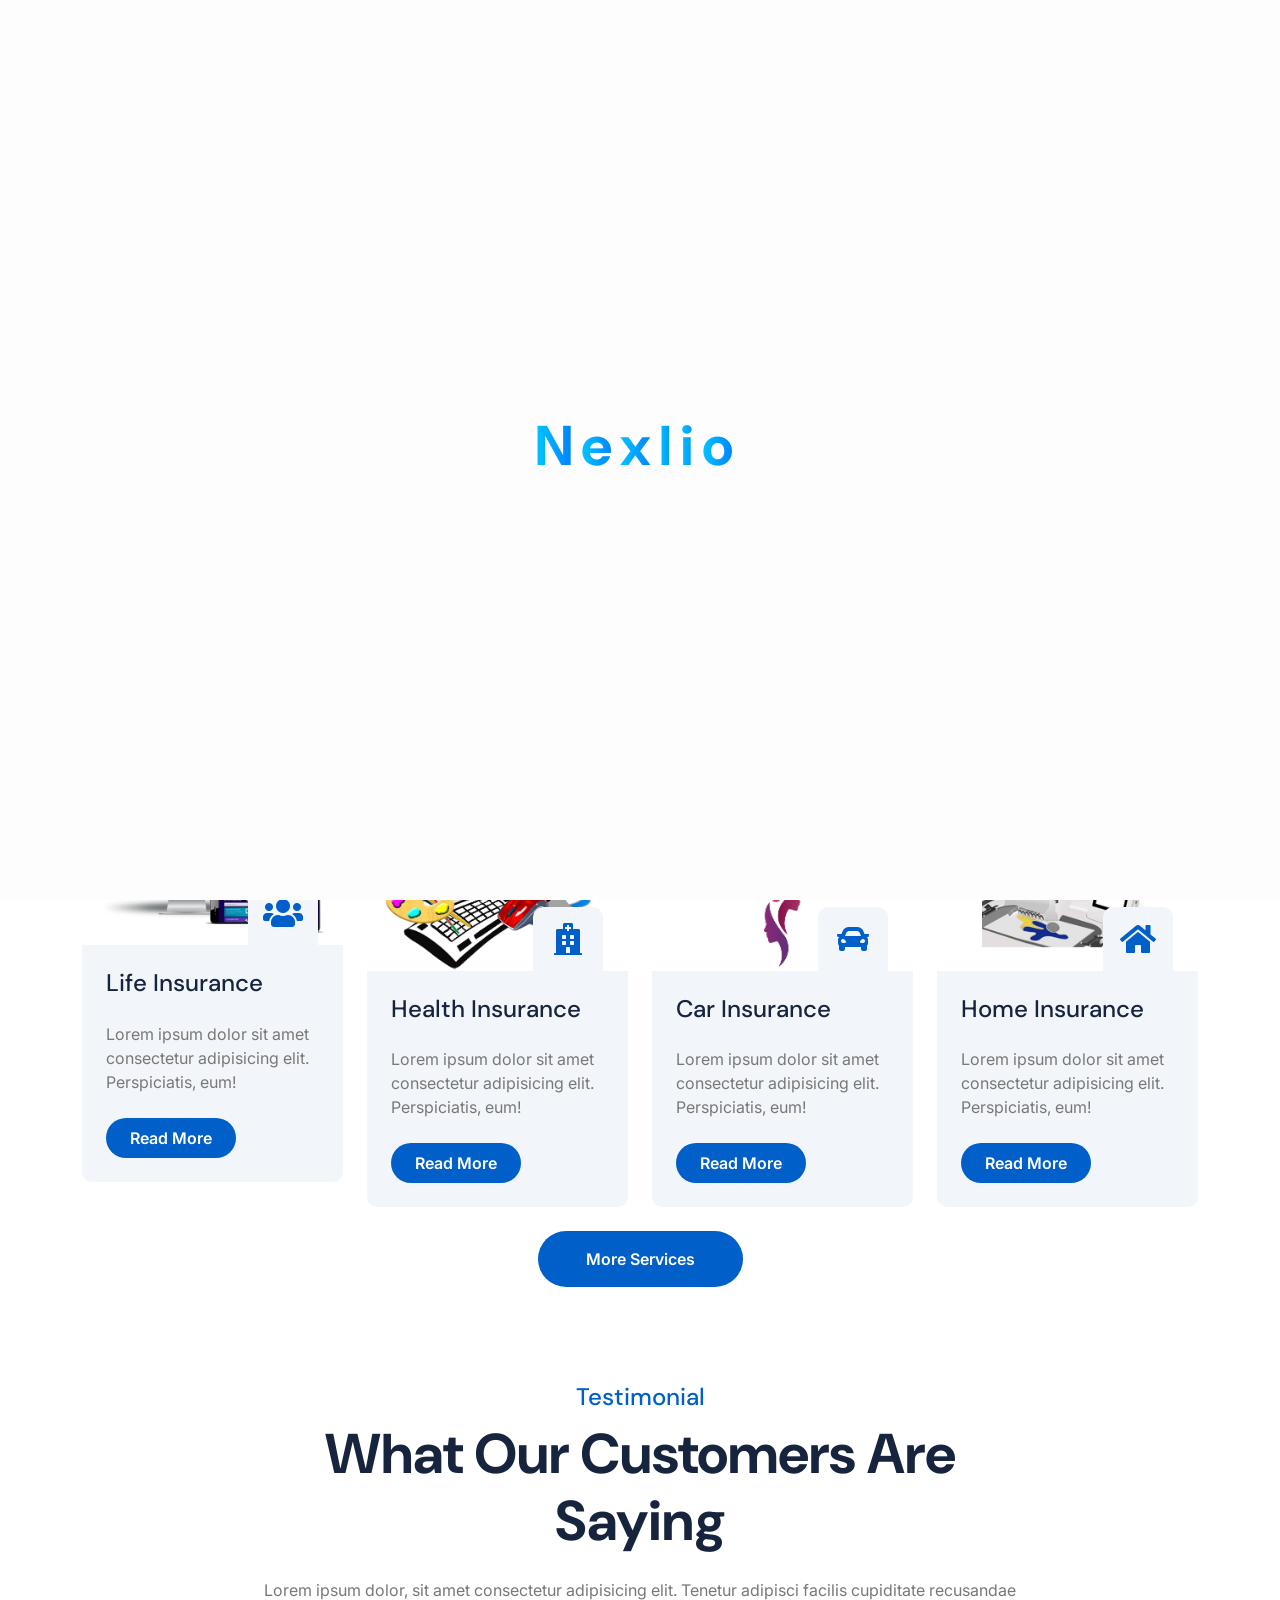
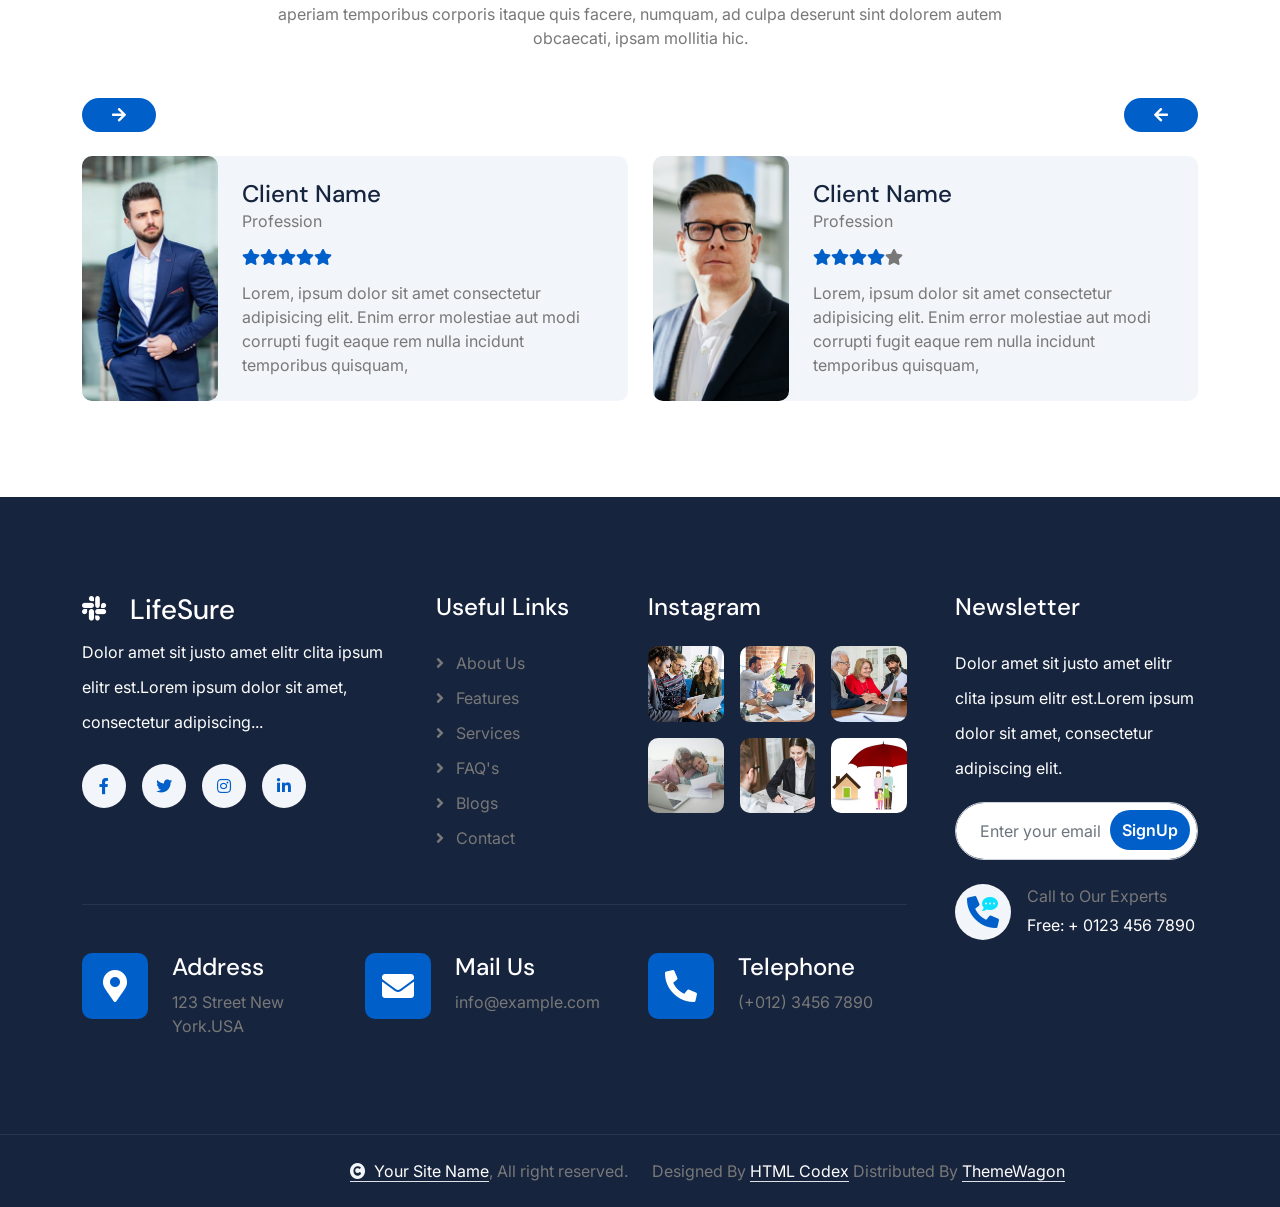
<file: service.html>
<!DOCTYPE html>
<html lang="en">

    <head>
        <meta charset="utf-8">
        <title>Nexlio</title>
        <meta content="width=device-width, initial-scale=1.0" name="viewport">
        <meta content="" name="keywords">
        <meta content="" name="description">

        <!-- Google Web Fonts -->
        <link rel="preconnect" href="https://fonts.googleapis.com">
        <link rel="preconnect" href="https://fonts.gstatic.com" crossorigin>
        <link href="https://fonts.googleapis.com/css2?family=DM+Sans:ital,opsz,wght@0,9..40,100..1000;1,9..40,100..1000&family=Inter:slnt,wght@-10..0,100..900&display=swap" rel="stylesheet">

        <!-- Icon Font Stylesheet -->
        <link rel="stylesheet" href="https://use.fontawesome.com/releases/v5.15.4/css/all.css"/>
        <link href="https://cdn.jsdelivr.net/npm/bootstrap-icons@1.4.1/font/bootstrap-icons.css" rel="stylesheet">

        <!-- Libraries Stylesheet -->
        <link rel="stylesheet" href="lib/animate/animate.min.css"/>
        <link href="lib/lightbox/css/lightbox.min.css" rel="stylesheet">
        <link href="lib/owlcarousel/assets/owl.carousel.min.css" rel="stylesheet">


        <!-- Customized Bootstrap Stylesheet -->
        <link href="css/bootstrap.min.css" rel="stylesheet">

        <!-- Template Stylesheet -->
        <link href="css/style.css" rel="stylesheet">
    </head>

    <body>

        <!-- Spinner Start -->
        <div id="spinner" class="show">
    <h1 class="logo-text">
        <span>N</span>
        <span>e</span>
        <span>x</span>
        <span>l</span>
        <span>i</span>
        <span>o</span>
        <span class="cursor"></span>
    </h1>
</div>
        <!-- Spinner End -->

        <!-- Topbar Start -->
        <div class="container-fluid topbar px-0 px-lg-4 bg-light py-2 d-none d-lg-block">
            <div class="container">
                <div class="row gx-0 align-items-center">
                    <div class="col-lg-8 text-center text-lg-start mb-lg-0">
                        <div class="d-flex flex-wrap">
                            <div class="border-end border-primary pe-3">
                                <a href="#" class="text-muted small"><i class="fas fa-map-marker-alt text-primary me-2"></i>Find A Location</a>
                            </div>
                            <div class="ps-3">
                                <a href="mailto:example@gmail.com" class="text-muted small"><i class="fas fa-envelope text-primary me-2"></i>example@gmail.com</a>
                            </div>
                        </div>
                    </div>
                    <div class="col-lg-4 text-center text-lg-end">
                        <div class="d-flex justify-content-end">
                            <div class="d-flex border-end border-primary pe-3">
                                <a class="btn p-0 text-primary me-3" href="#"><i class="fab fa-facebook-f"></i></a>
                                <a class="btn p-0 text-primary me-3" href="#"><i class="fab fa-twitter"></i></a>
                                <a class="btn p-0 text-primary me-3" href="#"><i class="fab fa-instagram"></i></a>
                                <a class="btn p-0 text-primary me-0" href="#"><i class="fab fa-linkedin-in"></i></a>
                            </div>
                            <div class="dropdown ms-3">
                                <a href="#" class="dropdown-toggle text-dark" data-bs-toggle="dropdown"><small><i class="fas fa-globe-europe text-primary me-2"></i> English</small></a>
                                <div class="dropdown-menu rounded">
                                    <a href="#" class="dropdown-item">English</a>
                                    <a href="#" class="dropdown-item">Bangla</a>
                                    <a href="#" class="dropdown-item">French</a>
                                    <a href="#" class="dropdown-item">Spanish</a>
                                    <a href="#" class="dropdown-item">Arabic</a>
                                </div>
                            </div>
                        </div>
                    </div>
                </div>
            </div>
        </div>
        <!-- Topbar End -->

        <!-- Navbar & Hero Start -->
        <div class="container-fluid nav-bar px-0 px-lg-4 py-lg-0">
            <div class="container">
                <nav class="navbar navbar-expand-lg navbar-light"> 
                    <a href="#" class="navbar-brand p-0">
                        <h1 class="text-primary mb-0"><i class="fab fa-slack me-2"></i> LifeSure</h1>
                        <!-- <img src="img/logo.png" alt="Logo"> -->
                    </a>
                    <button class="navbar-toggler" type="button" data-bs-toggle="collapse" data-bs-target="#navbarCollapse">
                        <span class="fa fa-bars"></span>
                    </button>
                    <div class="collapse navbar-collapse" id="navbarCollapse">
                        <div class="navbar-nav mx-0 mx-lg-auto">
                            <a href="index.html" class="nav-item nav-link">Home</a>
                            <a href="about.html" class="nav-item nav-link">About</a>
                            <a href="service.html" class="nav-item nav-link active">Services</a>
                            <a href="blog.html" class="nav-item nav-link">Blog</a>
                            <div class="nav-item dropdown">
                                <a href="#" class="nav-link" data-bs-toggle="dropdown">
                                    <span class="dropdown-toggle">Pages</span>
                                </a>
                                <div class="dropdown-menu">
                                    <a href="feature.html" class="dropdown-item">Our Features</a>
                                    <a href="team.html" class="dropdown-item">Our team</a>
                                    <a href="testimonial.html" class="dropdown-item">Testimonial</a>
                                    <a href="FAQ.html" class="dropdown-item">FAQs</a>
                                    <a href="404.html" class="dropdown-item">404 Page</a>
                                </div>
                            </div>
                            <a href="contact.html" class="nav-item nav-link">Contact</a>
                            <div class="nav-btn px-3">
                                <button class="btn-search btn btn-primary btn-md-square rounded-circle flex-shrink-0" data-bs-toggle="modal" data-bs-target="#searchModal"><i class="fas fa-search"></i></button>
                                <a href="#" class="btn btn-primary rounded-pill py-2 px-4 ms-3 flex-shrink-0"> Get a Quote</a>
                            </div>
                        </div>
                    </div>
                    <div class="d-none d-xl-flex flex-shrink-0 ps-4">
                        <a href="#" class="btn btn-light btn-lg-square rounded-circle position-relative wow tada" data-wow-delay=".9s">
                            <i class="fa fa-phone-alt fa-2x"></i>
                            <div class="position-absolute" style="top: 7px; right: 12px;">
                                <span><i class="fa fa-comment-dots text-secondary"></i></span>
                            </div>
                        </a>
                        <div class="d-flex flex-column ms-3">
                            <span>Call to Our Experts</span>
                            <a href="tel:+ 0123 456 7890"><span class="text-dark">Free: + 0123 456 7890</span></a>
                        </div>
                    </div>
                </nav>
            </div>
        </div>
        <!-- Navbar & Hero End -->

        <!-- Modal Search Start -->
        <div class="modal fade" id="searchModal" tabindex="-1" aria-labelledby="exampleModalLabel" aria-hidden="true">
            <div class="modal-dialog modal-fullscreen">
                <div class="modal-content rounded-0">
                    <div class="modal-header">
                        <h5 class="modal-title" id="exampleModalLabel">Search by keyword</h5>
                        <button type="button" class="btn-close" data-bs-dismiss="modal" aria-label="Close"></button>
                    </div>
                    <div class="modal-body d-flex align-items-center bg-primary">
                        <div class="input-group w-75 mx-auto d-flex">
                            <input type="search" class="form-control p-3" placeholder="keywords" aria-describedby="search-icon-1">
                            <span id="search-icon-1" class="btn bg-light border nput-group-text p-3"><i class="fa fa-search"></i></span>
                        </div>
                    </div>
                </div>
            </div>
        </div>
        <!-- Modal Search End -->


        <!-- Header Start -->
        <div class="container-fluid bg-breadcrumb">
            <div class="container text-center py-5" style="max-width: 900px;">
                <h4 class="text-white display-4 mb-4 wow fadeInDown" data-wow-delay="0.1s">Our Services</h4>
                <ol class="breadcrumb d-flex justify-content-center mb-0 wow fadeInDown" data-wow-delay="0.3s">
                    <li class="breadcrumb-item"><a href="index.html">Home</a></li>
                    <li class="breadcrumb-item"><a href="#">Pages</a></li>
                    <li class="breadcrumb-item active text-primary">Service</li>
                </ol>    
            </div>
        </div>
        <!-- Header End -->


        <!-- Service Start -->
        <div class="container-fluid service py-5">
            <div class="container py-5">
                <div class="text-center mx-auto pb-5 wow fadeInUp" data-wow-delay="0.2s" style="max-width: 800px;">
                    <h4 class="text-primary">Our Services</h4>
                    <h1 class="display-4 mb-4">We Provide Best Services</h1>
                    <p class="mb-0">Lorem ipsum dolor, sit amet consectetur adipisicing elit. Tenetur adipisci facilis cupiditate recusandae aperiam temporibus corporis itaque quis facere, numquam, ad culpa deserunt sint dolorem autem obcaecati, ipsam mollitia hic.
                    </p>
                </div>
                <div class="row g-4 justify-content-center">
                    <div class="col-md-6 col-lg-6 col-xl-3 wow fadeInUp" data-wow-delay="0.2s">
                        <div class="service-item">
                            <div class="service-img">
                                <img src="img/blog-1.png" class="img-fluid rounded-top w-100" alt="">
                                <div class="service-icon p-3">
                                    <i class="fa fa-users fa-2x"></i>
                                </div>
                            </div>
                            <div class="service-content p-4">
                                <div class="service-content-inner">
                                    <a href="#" class="d-inline-block h4 mb-4">Life Insurance</a>
                                    <p class="mb-4">Lorem ipsum dolor sit amet consectetur adipisicing elit. Perspiciatis, eum!</p>
                                    <a class="btn btn-primary rounded-pill py-2 px-4" href="#">Read More</a>
                                </div>
                            </div>
                        </div>
                    </div>
                    <div class="col-md-6 col-lg-6 col-xl-3 wow fadeInUp" data-wow-delay="0.4s">
                        <div class="service-item">
                            <div class="service-img">
                                <img src="img/blog-2.png" class="img-fluid rounded-top w-100" alt="">
                                <div class="service-icon p-3">
                                    <i class="fa fa-hospital fa-2x"></i>
                                </div>
                            </div>
                            <div class="service-content p-4">
                                <div class="service-content-inner">
                                    <a href="#" class="d-inline-block h4 mb-4">Health Insurance</a>
                                    <p class="mb-4">Lorem ipsum dolor sit amet consectetur adipisicing elit. Perspiciatis, eum!</p>
                                    <a class="btn btn-primary rounded-pill py-2 px-4" href="#">Read More</a>
                                </div>
                            </div>
                        </div>
                    </div>
                    <div class="col-md-6 col-lg-6 col-xl-3 wow fadeInUp" data-wow-delay="0.6s">
                        <div class="service-item">
                            <div class="service-img">
                                <img src="img/blog-3.png" class="img-fluid rounded-top w-100" alt="">
                                <div class="service-icon p-3">
                                    <i class="fa fa-car fa-2x"></i>
                                </div>
                            </div>
                            <div class="service-content p-4">
                                <div class="service-content-inner">
                                    <a href="#" class="d-inline-block h4 mb-4">Car Insurance</a>
                                    <p class="mb-4">Lorem ipsum dolor sit amet consectetur adipisicing elit. Perspiciatis, eum!</p>
                                    <a class="btn btn-primary rounded-pill py-2 px-4" href="#">Read More</a>
                                </div>
                            </div>
                        </div>
                    </div>
                    <div class="col-md-6 col-lg-6 col-xl-3 wow fadeInUp" data-wow-delay="0.8s">
                        <div class="service-item">
                            <div class="service-img">
                                <img src="img/blog-4.png" class="img-fluid rounded-top w-100" alt="">
                                <div class="service-icon p-3">
                                    <i class="fa fa-home fa-2x"></i>
                                </div>
                            </div>
                            <div class="service-content p-4">
                                <div class="service-content-inner">
                                    <a href="#" class="d-inline-block h4 mb-4">Home Insurance</a>
                                    <p class="mb-4">Lorem ipsum dolor sit amet consectetur adipisicing elit. Perspiciatis, eum!</p>
                                    <a class="btn btn-primary rounded-pill py-2 px-4" href="#">Read More</a>
                                </div>
                            </div>
                        </div>
                    </div>
                    <div class="col-12 text-center wow fadeInUp" data-wow-delay="0.2s">
                        <a class="btn btn-primary rounded-pill py-3 px-5" href="#">More Services</a>
                    </div>
                </div>
            </div>
        </div>
        <!-- Service End -->


        <!-- Testimonial Start -->
        <div class="container-fluid testimonial pb-5">
            <div class="container pb-5">
                <div class="text-center mx-auto pb-5 wow fadeInUp" data-wow-delay="0.2s" style="max-width: 800px;">
                    <h4 class="text-primary">Testimonial</h4>
                    <h1 class="display-4 mb-4">What Our Customers Are Saying</h1>
                    <p class="mb-0">Lorem ipsum dolor, sit amet consectetur adipisicing elit. Tenetur adipisci facilis cupiditate recusandae aperiam temporibus corporis itaque quis facere, numquam, ad culpa deserunt sint dolorem autem obcaecati, ipsam mollitia hic.
                    </p>
                </div>
                <div class="owl-carousel testimonial-carousel wow fadeInUp" data-wow-delay="0.2s">
                    <div class="testimonial-item bg-light rounded">
                        <div class="row g-0">
                            <div class="col-4  col-lg-4 col-xl-3">
                                <div class="h-100">
                                    <img src="img/testimonial-1.jpg" class="img-fluid h-100 rounded" style="object-fit: cover;" alt="">
                                </div>
                            </div>
                            <div class="col-8 col-lg-8 col-xl-9">
                                <div class="d-flex flex-column my-auto text-start p-4">
                                    <h4 class="text-dark mb-0">Client Name</h4>
                                    <p class="mb-3">Profession</p>
                                    <div class="d-flex text-primary mb-3">
                                        <i class="fas fa-star"></i>
                                        <i class="fas fa-star"></i>
                                        <i class="fas fa-star"></i>
                                        <i class="fas fa-star"></i>
                                        <i class="fas fa-star"></i>
                                    </div>
                                    <p class="mb-0">Lorem, ipsum dolor sit amet consectetur adipisicing elit. Enim error molestiae aut modi corrupti fugit eaque rem nulla incidunt temporibus quisquam,
                                    </p>
                                </div>
                            </div>
                        </div>
                    </div>
                    <div class="testimonial-item bg-light rounded">
                        <div class="row g-0">
                            <div class="col-4  col-lg-4 col-xl-3">
                                <div class="h-100">
                                    <img src="img/testimonial-2.jpg" class="img-fluid h-100 rounded" style="object-fit: cover;" alt="">
                                </div>
                            </div>
                            <div class="col-8 col-lg-8 col-xl-9">
                                <div class="d-flex flex-column my-auto text-start p-4">
                                    <h4 class="text-dark mb-0">Client Name</h4>
                                    <p class="mb-3">Profession</p>
                                    <div class="d-flex text-primary mb-3">
                                        <i class="fas fa-star"></i>
                                        <i class="fas fa-star"></i>
                                        <i class="fas fa-star"></i>
                                        <i class="fas fa-star"></i>
                                        <i class="fas fa-star text-body"></i>
                                    </div>
                                    <p class="mb-0">Lorem, ipsum dolor sit amet consectetur adipisicing elit. Enim error molestiae aut modi corrupti fugit eaque rem nulla incidunt temporibus quisquam,
                                    </p>
                                </div>
                            </div>
                        </div>
                    </div>
                    <div class="testimonial-item bg-light rounded">
                        <div class="row g-0">
                            <div class="col-4  col-lg-4 col-xl-3">
                                <div class="h-100">
                                    <img src="img/testimonial-3.jpg" class="img-fluid h-100 rounded" style="object-fit: cover;" alt="">
                                </div>
                            </div>
                            <div class="col-8 col-lg-8 col-xl-9">
                                <div class="d-flex flex-column my-auto text-start p-4">
                                    <h4 class="text-dark mb-0">Client Name</h4>
                                    <p class="mb-3">Profession</p>
                                    <div class="d-flex text-primary mb-3">
                                        <i class="fas fa-star"></i>
                                        <i class="fas fa-star"></i>
                                        <i class="fas fa-star"></i>
                                        <i class="fas fa-star text-body"></i>
                                        <i class="fas fa-star text-body"></i>
                                    </div>
                                    <p class="mb-0">Lorem, ipsum dolor sit amet consectetur adipisicing elit. Enim error molestiae aut modi corrupti fugit eaque rem nulla incidunt temporibus quisquam,
                                    </p>
                                </div>
                            </div>
                        </div>
                    </div>
                </div>
            </div>
        </div>
        <!-- Testimonial End -->


        <!-- Footer Start -->
        <div class="container-fluid footer py-5 wow fadeIn" data-wow-delay="0.2s">
            <div class="container py-5">
                <div class="row g-5">
                    <div class="col-xl-9">
                        <div class="mb-5">
                            <div class="row g-4">
                                <div class="col-md-6 col-lg-6 col-xl-5">
                                    <div class="footer-item">
                                        <a href="index.html" class="p-0">
                                            <h3 class="text-white"><i class="fab fa-slack me-3"></i> LifeSure</h3>
                                            <!-- <img src="img/logo.png" alt="Logo"> -->
                                        </a>
                                        <p class="text-white mb-4">Dolor amet sit justo amet elitr clita ipsum elitr est.Lorem ipsum dolor sit amet, consectetur adipiscing...</p>
                                        <div class="footer-btn d-flex">
                                            <a class="btn btn-md-square rounded-circle me-3" href="#"><i class="fab fa-facebook-f"></i></a>
                                            <a class="btn btn-md-square rounded-circle me-3" href="#"><i class="fab fa-twitter"></i></a>
                                            <a class="btn btn-md-square rounded-circle me-3" href="#"><i class="fab fa-instagram"></i></a>
                                            <a class="btn btn-md-square rounded-circle me-0" href="#"><i class="fab fa-linkedin-in"></i></a>
                                        </div>
                                    </div>
                                </div>
                                <div class="col-md-6 col-lg-6 col-xl-3">
                                    <div class="footer-item">
                                        <h4 class="text-white mb-4">Useful Links</h4>
                                        <a href="#"><i class="fas fa-angle-right me-2"></i> About Us</a>
                                        <a href="#"><i class="fas fa-angle-right me-2"></i> Features</a>
                                        <a href="#"><i class="fas fa-angle-right me-2"></i> Services</a>
                                        <a href="#"><i class="fas fa-angle-right me-2"></i> FAQ's</a>
                                        <a href="#"><i class="fas fa-angle-right me-2"></i> Blogs</a>
                                        <a href="#"><i class="fas fa-angle-right me-2"></i> Contact</a>
                                    </div>
                                </div>
                                <div class="col-md-6 col-lg-6 col-xl-4">
                                    <div class="footer-item">
                                        <h4 class="mb-4 text-white">Instagram</h4>
                                        <div class="row g-3">
                                            <div class="col-4">
                                                <div class="footer-instagram rounded">
                                                    <img src="img/instagram-footer-1.jpg" class="img-fluid w-100" alt="">
                                                    <div class="footer-search-icon">
                                                        <a href="img/instagram-footer-1.jpg" data-lightbox="footerInstagram-1" class="my-auto"><i class="fas fa-link text-white"></i></a>
                                                    </div>
                                                </div>
                                           </div>
                                           <div class="col-4">
                                                <div class="footer-instagram rounded">
                                                    <img src="img/instagram-footer-2.jpg" class="img-fluid w-100" alt="">
                                                    <div class="footer-search-icon">
                                                        <a href="img/instagram-footer-2.jpg" data-lightbox="footerInstagram-2" class="my-auto"><i class="fas fa-link text-white"></i></a>
                                                    </div>
                                                </div>
                                           </div>
                                            <div class="col-4">
                                                <div class="footer-instagram rounded">
                                                    <img src="img/instagram-footer-3.jpg" class="img-fluid w-100" alt="">
                                                    <div class="footer-search-icon">
                                                        <a href="img/instagram-footer-3.jpg" data-lightbox="footerInstagram-3" class="my-auto"><i class="fas fa-link text-white"></i></a>
                                                    </div>
                                                </div>
                                           </div>
                                            <div class="col-4">
                                                <div class="footer-instagram rounded">
                                                    <img src="img/instagram-footer-4.jpg" class="img-fluid w-100" alt="">
                                                    <div class="footer-search-icon">
                                                        <a href="img/instagram-footer-4.jpg" data-lightbox="footerInstagram-4" class="my-auto"><i class="fas fa-link text-white"></i></a>
                                                    </div>
                                                </div>
                                           </div>
                                            <div class="col-4">
                                                <div class="footer-instagram rounded">
                                                    <img src="img/instagram-footer-5.jpg" class="img-fluid w-100" alt="">
                                                    <div class="footer-search-icon">
                                                        <a href="img/instagram-footer-5.jpg" data-lightbox="footerInstagram-5" class="my-auto"><i class="fas fa-link text-white"></i></a>
                                                    </div>
                                                </div>
                                           </div>
                                           <div class="col-4">
                                                <div class="footer-instagram rounded">
                                                    <img src="img/instagram-footer-6.jpg" class="img-fluid w-100" alt="">
                                                    <div class="footer-search-icon">
                                                        <a href="img/instagram-footer-6.jpg" data-lightbox="footerInstagram-6" class="my-auto"><i class="fas fa-link text-white"></i></a>
                                                    </div>
                                                </div>
                                            </div>
                                        </div>
                                    </div>
                                </div>
                            </div>
                        </div>
                        <div class="pt-5" style="border-top: 1px solid rgba(255, 255, 255, 0.08);">
                            <div class="row g-0">
                                <div class="col-12">
                                    <div class="row g-4">
                                        <div class="col-lg-6 col-xl-4">
                                            <div class="d-flex">
                                                <div class="btn-xl-square bg-primary text-white rounded p-4 me-4">
                                                    <i class="fas fa-map-marker-alt fa-2x"></i>
                                                </div>
                                                <div>
                                                    <h4 class="text-white">Address</h4>
                                                    <p class="mb-0">123 Street New York.USA</p>
                                                </div>
                                            </div>
                                        </div>
                                        <div class="col-lg-6 col-xl-4">
                                            <div class="d-flex">
                                                <div class="btn-xl-square bg-primary text-white rounded p-4 me-4">
                                                    <i class="fas fa-envelope fa-2x"></i>
                                                </div>
                                                <div>
                                                    <h4 class="text-white">Mail Us</h4>
                                                    <p class="mb-0">info@example.com</p>
                                                </div>
                                            </div>
                                        </div>
                                        <div class="col-lg-6 col-xl-4">
                                            <div class="d-flex">
                                                <div class="btn-xl-square bg-primary text-white rounded p-4 me-4">
                                                    <i class="fa fa-phone-alt fa-2x"></i>
                                                </div>
                                                <div>
                                                    <h4 class="text-white">Telephone</h4>
                                                    <p class="mb-0">(+012) 3456 7890</p>
                                                </div>
                                            </div>
                                        </div>
                                    </div>
                                </div>
                            </div>
                        </div>
                    </div>
                    
                    <div class="col-xl-3">
                        <div class="footer-item">
                            <h4 class="text-white mb-4">Newsletter</h4>
                            <p class="text-white mb-3">Dolor amet sit justo amet elitr clita ipsum elitr est.Lorem ipsum dolor sit amet, consectetur adipiscing elit.</p>
                            <div class="position-relative rounded-pill mb-4">
                                <input class="form-control rounded-pill w-100 py-3 ps-4 pe-5" type="text" placeholder="Enter your email">
                                <button type="button" class="btn btn-primary rounded-pill position-absolute top-0 end-0 py-2 mt-2 me-2">SignUp</button>
                            </div>
                            <div class="d-flex flex-shrink-0">
                                <div class="footer-btn">
                                    <a href="#" class="btn btn-lg-square rounded-circle position-relative wow tada" data-wow-delay=".9s">
                                        <i class="fa fa-phone-alt fa-2x"></i>
                                        <div class="position-absolute" style="top: 2px; right: 12px;">
                                            <span><i class="fa fa-comment-dots text-secondary"></i></span>
                                        </div>
                                    </a>
                                </div>
                                <div class="d-flex flex-column ms-3 flex-shrink-0">
                                    <span>Call to Our Experts</span>
                                    <a href="tel:+ 0123 456 7890"><span class="text-white">Free: + 0123 456 7890</span></a>
                                </div>
                            </div>
                        </div>
                    </div>
                </div>
            </div>
        </div>
        <!-- Footer End -->
        
        <!-- Copyright Start -->
        <div class="container-fluid copyright py-4">
            <div class="container">
                <div class="row g-4 align-items-center">
                    <div class="col-md-6 text-center text-md-end mb-md-0">
                        <span class="text-body"><a href="#" class="border-bottom text-white"><i class="fas fa-copyright text-light me-2"></i>Your Site Name</a>, All right reserved.</span>
                    </div>
                    <div class="col-md-6 text-center text-md-start text-body">
                        <!--/*** This template is free as long as you keep the below author’s credit link/attribution link/backlink. ***/-->
                        <!--/*** If you'd like to use the template without the below author’s credit link/attribution link/backlink, ***/-->
                        <!--/*** you can purchase the Credit Removal License from "https://htmlcodex.com/credit-removal". ***/-->
                        Designed By <a class="border-bottom text-white" href="https://htmlcodex.com">HTML Codex</a> Distributed By <a class="border-bottom text-white" href="https://themewagon.com">ThemeWagon</a>
                    </div>
                </div>
            </div>
        </div>
        <!-- Copyright End -->


        <!-- Back to Top -->
        <a href="#" class="btn btn-primary btn-lg-square rounded-circle back-to-top"><i class="fa fa-arrow-up"></i></a>   

        
        <!-- JavaScript Libraries -->
        <script src="https://ajax.googleapis.com/ajax/libs/jquery/3.6.4/jquery.min.js"></script>
        <script src="https://cdn.jsdelivr.net/npm/bootstrap@5.0.0/dist/js/bootstrap.bundle.min.js"></script>
        <script src="lib/wow/wow.min.js"></script>
        <script src="lib/easing/easing.min.js"></script>
        <script src="lib/waypoints/waypoints.min.js"></script>
        <script src="lib/counterup/counterup.min.js"></script>
        <script src="lib/lightbox/js/lightbox.min.js"></script>
        <script src="lib/owlcarousel/owl.carousel.min.js"></script>
        

        <!-- Template Javascript -->
        <script src="js/main.js"></script>
    </body>

</html>
</file>
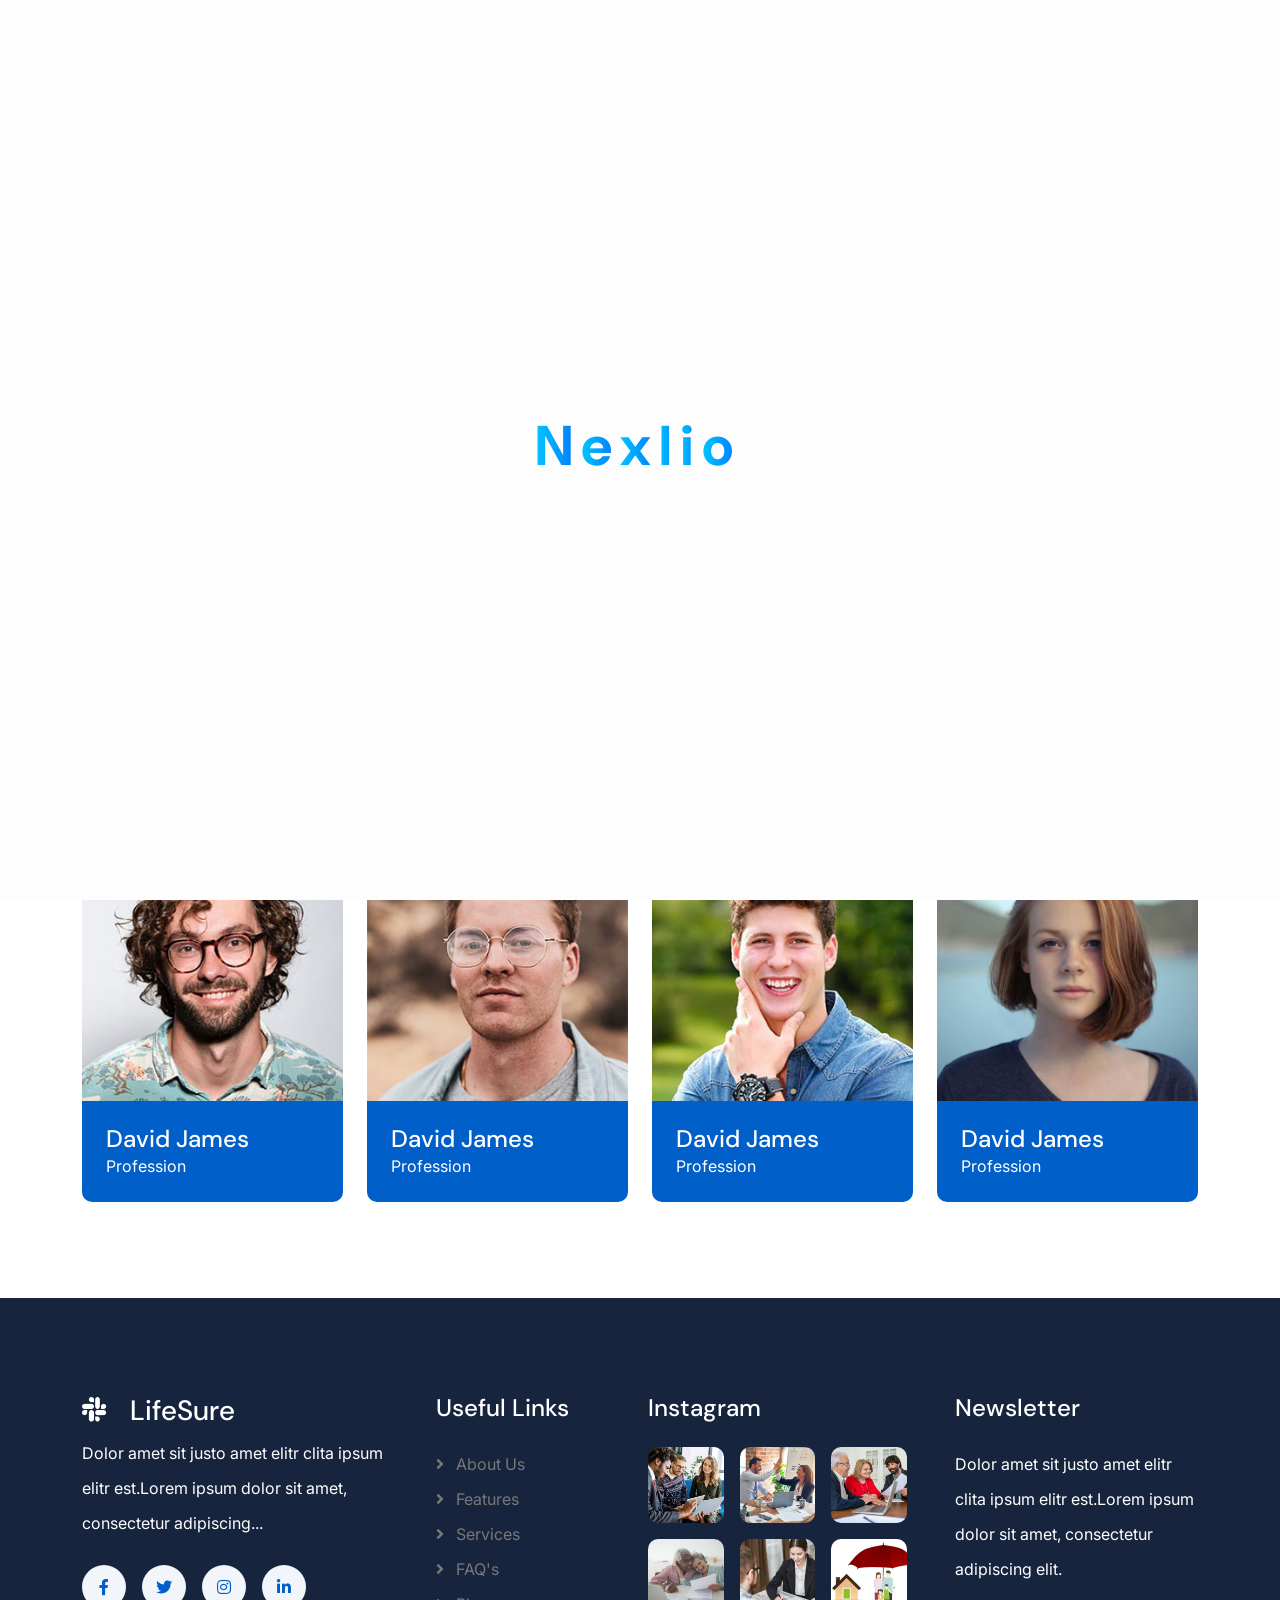
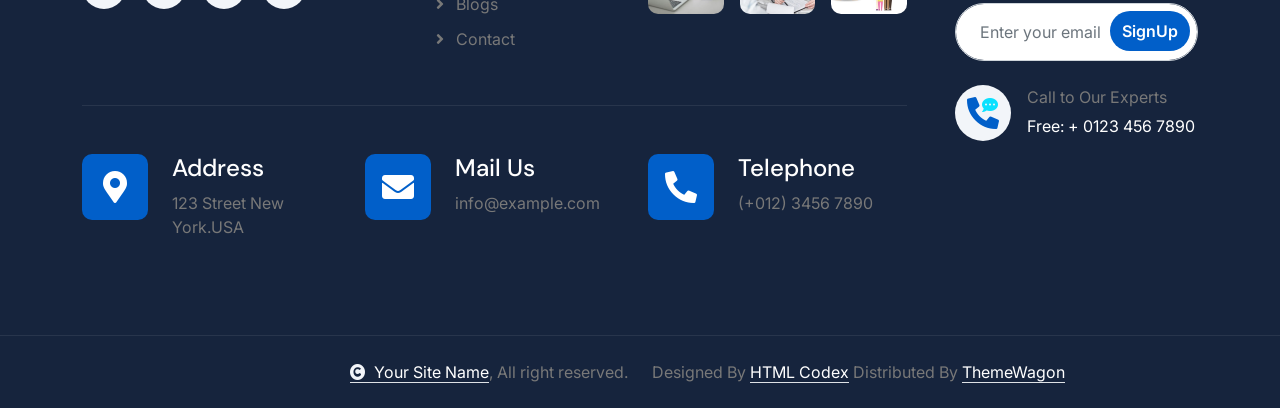
<file: team.html>
<!DOCTYPE html>
<html lang="en">

    <head>
        <meta charset="utf-8">
        <title>Nexlio</title>
        <meta content="width=device-width, initial-scale=1.0" name="viewport">
        <meta content="" name="keywords">
        <meta content="" name="description">

        <!-- Google Web Fonts -->
        <link rel="preconnect" href="https://fonts.googleapis.com">
        <link rel="preconnect" href="https://fonts.gstatic.com" crossorigin>
        <link href="https://fonts.googleapis.com/css2?family=DM+Sans:ital,opsz,wght@0,9..40,100..1000;1,9..40,100..1000&family=Inter:slnt,wght@-10..0,100..900&display=swap" rel="stylesheet">

        <!-- Icon Font Stylesheet -->
        <link rel="stylesheet" href="https://use.fontawesome.com/releases/v5.15.4/css/all.css"/>
        <link href="https://cdn.jsdelivr.net/npm/bootstrap-icons@1.4.1/font/bootstrap-icons.css" rel="stylesheet">

        <!-- Libraries Stylesheet -->
        <link rel="stylesheet" href="lib/animate/animate.min.css"/>
        <link href="lib/lightbox/css/lightbox.min.css" rel="stylesheet">
        <link href="lib/owlcarousel/assets/owl.carousel.min.css" rel="stylesheet">


        <!-- Customized Bootstrap Stylesheet -->
        <link href="css/bootstrap.min.css" rel="stylesheet">

        <!-- Template Stylesheet -->
        <link href="css/style.css" rel="stylesheet">
    </head>

    <body>

        <!-- Spinner Start -->
        <div id="spinner" class="show">
    <h1 class="logo-text">
        <span>N</span>
        <span>e</span>
        <span>x</span>
        <span>l</span>
        <span>i</span>
        <span>o</span>
        <span class="cursor"></span>
    </h1>
</div>
        <!-- Spinner End -->

        <!-- Topbar Start -->
        <div class="container-fluid topbar px-0 px-lg-4 bg-light py-2 d-none d-lg-block">
            <div class="container">
                <div class="row gx-0 align-items-center">
                    <div class="col-lg-8 text-center text-lg-start mb-lg-0">
                        <div class="d-flex flex-wrap">
                            <div class="border-end border-primary pe-3">
                                <a href="#" class="text-muted small"><i class="fas fa-map-marker-alt text-primary me-2"></i>Find A Location</a>
                            </div>
                            <div class="ps-3">
                                <a href="mailto:example@gmail.com" class="text-muted small"><i class="fas fa-envelope text-primary me-2"></i>example@gmail.com</a>
                            </div>
                        </div>
                    </div>
                    <div class="col-lg-4 text-center text-lg-end">
                        <div class="d-flex justify-content-end">
                            <div class="d-flex border-end border-primary pe-3">
                                <a class="btn p-0 text-primary me-3" href="#"><i class="fab fa-facebook-f"></i></a>
                                <a class="btn p-0 text-primary me-3" href="#"><i class="fab fa-twitter"></i></a>
                                <a class="btn p-0 text-primary me-3" href="#"><i class="fab fa-instagram"></i></a>
                                <a class="btn p-0 text-primary me-0" href="#"><i class="fab fa-linkedin-in"></i></a>
                            </div>
                            <div class="dropdown ms-3">
                                <a href="#" class="dropdown-toggle text-dark" data-bs-toggle="dropdown"><small><i class="fas fa-globe-europe text-primary me-2"></i> English</small></a>
                                <div class="dropdown-menu rounded">
                                    <a href="#" class="dropdown-item">English</a>
                                    <a href="#" class="dropdown-item">Bangla</a>
                                    <a href="#" class="dropdown-item">French</a>
                                    <a href="#" class="dropdown-item">Spanish</a>
                                    <a href="#" class="dropdown-item">Arabic</a>
                                </div>
                            </div>
                        </div>
                    </div>
                </div>
            </div>
        </div>
        <!-- Topbar End -->

        <!-- Navbar & Hero Start -->
        <div class="container-fluid nav-bar px-0 px-lg-4 py-lg-0">
            <div class="container">
                <nav class="navbar navbar-expand-lg navbar-light"> 
                    <a href="#" class="navbar-brand p-0">
                        <h1 class="text-primary mb-0"><i class="fab fa-slack me-2"></i> LifeSure</h1>
                        <!-- <img src="img/logo.png" alt="Logo"> -->
                    </a>
                    <button class="navbar-toggler" type="button" data-bs-toggle="collapse" data-bs-target="#navbarCollapse">
                        <span class="fa fa-bars"></span>
                    </button>
                    <div class="collapse navbar-collapse" id="navbarCollapse">
                        <div class="navbar-nav mx-0 mx-lg-auto">
                            <a href="index.html" class="nav-item nav-link">Home</a>
                            <a href="about.html" class="nav-item nav-link">About</a>
                            <a href="service.html" class="nav-item nav-link">Services</a>
                            <a href="blog.html" class="nav-item nav-link">Blog</a>
                            <div class="nav-item dropdown active">
                                <a href="#" class="nav-link" data-bs-toggle="dropdown">
                                    <span class="dropdown-toggle">Pages</span>
                                </a>
                                <div class="dropdown-menu">
                                    <a href="feature.html" class="dropdown-item">Our Features</a>
                                    <a href="team.html" class="dropdown-item active">Our team</a>
                                    <a href="testimonial.html" class="dropdown-item">Testimonial</a>
                                    <a href="FAQ.html" class="dropdown-item">FAQs</a>
                                    <a href="404.html" class="dropdown-item">404 Page</a>
                                </div>
                            </div>
                            <a href="contact.html" class="nav-item nav-link">Contact</a>
                            <div class="nav-btn px-3">
                                <button class="btn-search btn btn-primary btn-md-square rounded-circle flex-shrink-0" data-bs-toggle="modal" data-bs-target="#searchModal"><i class="fas fa-search"></i></button>
                                <a href="#" class="btn btn-primary rounded-pill py-2 px-4 ms-3 flex-shrink-0"> Get a Quote</a>
                            </div>
                        </div>
                    </div>
                    <div class="d-none d-xl-flex flex-shrink-0 ps-4">
                        <a href="#" class="btn btn-light btn-lg-square rounded-circle position-relative wow tada" data-wow-delay=".9s">
                            <i class="fa fa-phone-alt fa-2x"></i>
                            <div class="position-absolute" style="top: 7px; right: 12px;">
                                <span><i class="fa fa-comment-dots text-secondary"></i></span>
                            </div>
                        </a>
                        <div class="d-flex flex-column ms-3">
                            <span>Call to Our Experts</span>
                            <a href="tel:+ 0123 456 7890"><span class="text-dark">Free: + 0123 456 7890</span></a>
                        </div>
                    </div>
                </nav>
            </div>
        </div>
        <!-- Navbar & Hero End -->

        <!-- Modal Search Start -->
        <div class="modal fade" id="searchModal" tabindex="-1" aria-labelledby="exampleModalLabel" aria-hidden="true">
            <div class="modal-dialog modal-fullscreen">
                <div class="modal-content rounded-0">
                    <div class="modal-header">
                        <h5 class="modal-title" id="exampleModalLabel">Search by keyword</h5>
                        <button type="button" class="btn-close" data-bs-dismiss="modal" aria-label="Close"></button>
                    </div>
                    <div class="modal-body d-flex align-items-center bg-primary">
                        <div class="input-group w-75 mx-auto d-flex">
                            <input type="search" class="form-control p-3" placeholder="keywords" aria-describedby="search-icon-1">
                            <span id="search-icon-1" class="btn bg-light border nput-group-text p-3"><i class="fa fa-search"></i></span>
                        </div>
                    </div>
                </div>
            </div>
        </div>
        <!-- Modal Search End -->


        <!-- Header Start -->
        <div class="container-fluid bg-breadcrumb">
            <div class="container text-center py-5" style="max-width: 900px;">
                <h4 class="text-white display-4 mb-4 wow fadeInDown" data-wow-delay="0.1s">Our Team</h4>
                <ol class="breadcrumb d-flex justify-content-center mb-0 wow fadeInDown" data-wow-delay="0.3s">
                    <li class="breadcrumb-item"><a href="index.html">Home</a></li>
                    <li class="breadcrumb-item"><a href="#">Pages</a></li>
                    <li class="breadcrumb-item active text-primary">Team</li>
                </ol>    
            </div>
        </div>
        <!-- Header End -->


        <!-- Team Start -->
        <div class="container-fluid team py-5">
            <div class="container py-5">
                <div class="text-center mx-auto pb-5 wow fadeInUp" data-wow-delay="0.2s" style="max-width: 800px;">
                    <h4 class="text-primary">Our Team</h4>
                    <h1 class="display-4 mb-4">Meet Our Expert Team Members</h1>
                    <p class="mb-0">Lorem ipsum dolor, sit amet consectetur adipisicing elit. Tenetur adipisci facilis cupiditate recusandae aperiam temporibus corporis itaque quis facere, numquam, ad culpa deserunt sint dolorem autem obcaecati, ipsam mollitia hic.
                    </p>
                </div>
                <div class="row g-4">
                    <div class="col-md-6 col-lg-6 col-xl-3 wow fadeInUp" data-wow-delay="0.2s">
                        <div class="team-item">
                            <div class="team-img">
                                <img src="img/team-1.jpg" class="img-fluid rounded-top w-100" alt="">
                                <div class="team-icon">
                                    <a class="btn btn-primary btn-sm-square rounded-pill mb-2" href=""><i class="fab fa-facebook-f"></i></a>
                                    <a class="btn btn-primary btn-sm-square rounded-pill mb-2" href=""><i class="fab fa-twitter"></i></a>
                                    <a class="btn btn-primary btn-sm-square rounded-pill mb-2" href=""><i class="fab fa-linkedin-in"></i></a>
                                    <a class="btn btn-primary btn-sm-square rounded-pill mb-0" href=""><i class="fab fa-instagram"></i></a>
                                </div>
                            </div>
                            <div class="team-title p-4">
                                <h4 class="mb-0">David James</h4>
                                <p class="mb-0">Profession</p>
                            </div>
                        </div>
                    </div>
                    <div class="col-md-6 col-lg-6 col-xl-3 wow fadeInUp" data-wow-delay="0.4s">
                        <div class="team-item">
                            <div class="team-img">
                                <img src="img/team-2.jpg" class="img-fluid rounded-top w-100" alt="">
                                <div class="team-icon">
                                    <a class="btn btn-primary btn-sm-square rounded-pill mb-2" href=""><i class="fab fa-facebook-f"></i></a>
                                    <a class="btn btn-primary btn-sm-square rounded-pill mb-2" href=""><i class="fab fa-twitter"></i></a>
                                    <a class="btn btn-primary btn-sm-square rounded-pill mb-2" href=""><i class="fab fa-linkedin-in"></i></a>
                                    <a class="btn btn-primary btn-sm-square rounded-pill mb-0" href=""><i class="fab fa-instagram"></i></a>
                                </div>
                            </div>
                            <div class="team-title p-4">
                                <h4 class="mb-0">David James</h4>
                                <p class="mb-0">Profession</p>
                            </div>
                        </div>
                    </div>
                    <div class="col-md-6 col-lg-6 col-xl-3 wow fadeInUp" data-wow-delay="0.6s">
                        <div class="team-item">
                            <div class="team-img">
                                <img src="img/team-3.jpg" class="img-fluid rounded-top w-100" alt="">
                                <div class="team-icon">
                                    <a class="btn btn-primary btn-sm-square rounded-pill mb-2" href=""><i class="fab fa-facebook-f"></i></a>
                                    <a class="btn btn-primary btn-sm-square rounded-pill mb-2" href=""><i class="fab fa-twitter"></i></a>
                                    <a class="btn btn-primary btn-sm-square rounded-pill mb-2" href=""><i class="fab fa-linkedin-in"></i></a>
                                    <a class="btn btn-primary btn-sm-square rounded-pill mb-0" href=""><i class="fab fa-instagram"></i></a>
                                </div>
                            </div>
                            <div class="team-title p-4">
                                <h4 class="mb-0">David James</h4>
                                <p class="mb-0">Profession</p>
                            </div>
                        </div>
                    </div>
                    <div class="col-md-6 col-lg-6 col-xl-3 wow fadeInUp" data-wow-delay="0.8s">
                        <div class="team-item">
                            <div class="team-img">
                                <img src="img/team-4.jpg" class="img-fluid rounded-top w-100" alt="">
                                <div class="team-icon">
                                    <a class="btn btn-primary btn-sm-square rounded-pill mb-2" href=""><i class="fab fa-facebook-f"></i></a>
                                    <a class="btn btn-primary btn-sm-square rounded-pill mb-2" href=""><i class="fab fa-twitter"></i></a>
                                    <a class="btn btn-primary btn-sm-square rounded-pill mb-2" href=""><i class="fab fa-linkedin-in"></i></a>
                                    <a class="btn btn-primary btn-sm-square rounded-pill mb-0" href=""><i class="fab fa-instagram"></i></a>
                                </div>
                            </div>
                            <div class="team-title p-4">
                                <h4 class="mb-0">David James</h4>
                                <p class="mb-0">Profession</p>
                            </div>
                        </div>
                    </div>
                </div>
            </div>
        </div>
        <!-- Team End -->


        <!-- Footer Start -->
        <div class="container-fluid footer py-5 wow fadeIn" data-wow-delay="0.2s">
            <div class="container py-5">
                <div class="row g-5">
                    <div class="col-xl-9">
                        <div class="mb-5">
                            <div class="row g-4">
                                <div class="col-md-6 col-lg-6 col-xl-5">
                                    <div class="footer-item">
                                        <a href="index.html" class="p-0">
                                            <h3 class="text-white"><i class="fab fa-slack me-3"></i> LifeSure</h3>
                                            <!-- <img src="img/logo.png" alt="Logo"> -->
                                        </a>
                                        <p class="text-white mb-4">Dolor amet sit justo amet elitr clita ipsum elitr est.Lorem ipsum dolor sit amet, consectetur adipiscing...</p>
                                        <div class="footer-btn d-flex">
                                            <a class="btn btn-md-square rounded-circle me-3" href="#"><i class="fab fa-facebook-f"></i></a>
                                            <a class="btn btn-md-square rounded-circle me-3" href="#"><i class="fab fa-twitter"></i></a>
                                            <a class="btn btn-md-square rounded-circle me-3" href="#"><i class="fab fa-instagram"></i></a>
                                            <a class="btn btn-md-square rounded-circle me-0" href="#"><i class="fab fa-linkedin-in"></i></a>
                                        </div>
                                    </div>
                                </div>
                                <div class="col-md-6 col-lg-6 col-xl-3">
                                    <div class="footer-item">
                                        <h4 class="text-white mb-4">Useful Links</h4>
                                        <a href="#"><i class="fas fa-angle-right me-2"></i> About Us</a>
                                        <a href="#"><i class="fas fa-angle-right me-2"></i> Features</a>
                                        <a href="#"><i class="fas fa-angle-right me-2"></i> Services</a>
                                        <a href="#"><i class="fas fa-angle-right me-2"></i> FAQ's</a>
                                        <a href="#"><i class="fas fa-angle-right me-2"></i> Blogs</a>
                                        <a href="#"><i class="fas fa-angle-right me-2"></i> Contact</a>
                                    </div>
                                </div>
                                <div class="col-md-6 col-lg-6 col-xl-4">
                                    <div class="footer-item">
                                        <h4 class="mb-4 text-white">Instagram</h4>
                                        <div class="row g-3">
                                            <div class="col-4">
                                                <div class="footer-instagram rounded">
                                                    <img src="img/instagram-footer-1.jpg" class="img-fluid w-100" alt="">
                                                    <div class="footer-search-icon">
                                                        <a href="img/instagram-footer-1.jpg" data-lightbox="footerInstagram-1" class="my-auto"><i class="fas fa-link text-white"></i></a>
                                                    </div>
                                                </div>
                                           </div>
                                           <div class="col-4">
                                                <div class="footer-instagram rounded">
                                                    <img src="img/instagram-footer-2.jpg" class="img-fluid w-100" alt="">
                                                    <div class="footer-search-icon">
                                                        <a href="img/instagram-footer-2.jpg" data-lightbox="footerInstagram-2" class="my-auto"><i class="fas fa-link text-white"></i></a>
                                                    </div>
                                                </div>
                                           </div>
                                            <div class="col-4">
                                                <div class="footer-instagram rounded">
                                                    <img src="img/instagram-footer-3.jpg" class="img-fluid w-100" alt="">
                                                    <div class="footer-search-icon">
                                                        <a href="img/instagram-footer-3.jpg" data-lightbox="footerInstagram-3" class="my-auto"><i class="fas fa-link text-white"></i></a>
                                                    </div>
                                                </div>
                                           </div>
                                            <div class="col-4">
                                                <div class="footer-instagram rounded">
                                                    <img src="img/instagram-footer-4.jpg" class="img-fluid w-100" alt="">
                                                    <div class="footer-search-icon">
                                                        <a href="img/instagram-footer-4.jpg" data-lightbox="footerInstagram-4" class="my-auto"><i class="fas fa-link text-white"></i></a>
                                                    </div>
                                                </div>
                                           </div>
                                            <div class="col-4">
                                                <div class="footer-instagram rounded">
                                                    <img src="img/instagram-footer-5.jpg" class="img-fluid w-100" alt="">
                                                    <div class="footer-search-icon">
                                                        <a href="img/instagram-footer-5.jpg" data-lightbox="footerInstagram-5" class="my-auto"><i class="fas fa-link text-white"></i></a>
                                                    </div>
                                                </div>
                                           </div>
                                           <div class="col-4">
                                                <div class="footer-instagram rounded">
                                                    <img src="img/instagram-footer-6.jpg" class="img-fluid w-100" alt="">
                                                    <div class="footer-search-icon">
                                                        <a href="img/instagram-footer-6.jpg" data-lightbox="footerInstagram-6" class="my-auto"><i class="fas fa-link text-white"></i></a>
                                                    </div>
                                                </div>
                                            </div>
                                        </div>
                                    </div>
                                </div>
                            </div>
                        </div>
                        <div class="pt-5" style="border-top: 1px solid rgba(255, 255, 255, 0.08);">
                            <div class="row g-0">
                                <div class="col-12">
                                    <div class="row g-4">
                                        <div class="col-lg-6 col-xl-4">
                                            <div class="d-flex">
                                                <div class="btn-xl-square bg-primary text-white rounded p-4 me-4">
                                                    <i class="fas fa-map-marker-alt fa-2x"></i>
                                                </div>
                                                <div>
                                                    <h4 class="text-white">Address</h4>
                                                    <p class="mb-0">123 Street New York.USA</p>
                                                </div>
                                            </div>
                                        </div>
                                        <div class="col-lg-6 col-xl-4">
                                            <div class="d-flex">
                                                <div class="btn-xl-square bg-primary text-white rounded p-4 me-4">
                                                    <i class="fas fa-envelope fa-2x"></i>
                                                </div>
                                                <div>
                                                    <h4 class="text-white">Mail Us</h4>
                                                    <p class="mb-0">info@example.com</p>
                                                </div>
                                            </div>
                                        </div>
                                        <div class="col-lg-6 col-xl-4">
                                            <div class="d-flex">
                                                <div class="btn-xl-square bg-primary text-white rounded p-4 me-4">
                                                    <i class="fa fa-phone-alt fa-2x"></i>
                                                </div>
                                                <div>
                                                    <h4 class="text-white">Telephone</h4>
                                                    <p class="mb-0">(+012) 3456 7890</p>
                                                </div>
                                            </div>
                                        </div>
                                    </div>
                                </div>
                            </div>
                        </div>
                    </div>
                    
                    <div class="col-xl-3">
                        <div class="footer-item">
                            <h4 class="text-white mb-4">Newsletter</h4>
                            <p class="text-white mb-3">Dolor amet sit justo amet elitr clita ipsum elitr est.Lorem ipsum dolor sit amet, consectetur adipiscing elit.</p>
                            <div class="position-relative rounded-pill mb-4">
                                <input class="form-control rounded-pill w-100 py-3 ps-4 pe-5" type="text" placeholder="Enter your email">
                                <button type="button" class="btn btn-primary rounded-pill position-absolute top-0 end-0 py-2 mt-2 me-2">SignUp</button>
                            </div>
                            <div class="d-flex flex-shrink-0">
                                <div class="footer-btn">
                                    <a href="#" class="btn btn-lg-square rounded-circle position-relative wow tada" data-wow-delay=".9s">
                                        <i class="fa fa-phone-alt fa-2x"></i>
                                        <div class="position-absolute" style="top: 2px; right: 12px;">
                                            <span><i class="fa fa-comment-dots text-secondary"></i></span>
                                        </div>
                                    </a>
                                </div>
                                <div class="d-flex flex-column ms-3 flex-shrink-0">
                                    <span>Call to Our Experts</span>
                                    <a href="tel:+ 0123 456 7890"><span class="text-white">Free: + 0123 456 7890</span></a>
                                </div>
                            </div>
                        </div>
                    </div>
                </div>
            </div>
        </div>
        <!-- Footer End -->
        
        <!-- Copyright Start -->
        <div class="container-fluid copyright py-4">
            <div class="container">
                <div class="row g-4 align-items-center">
                    <div class="col-md-6 text-center text-md-end mb-md-0">
                        <span class="text-body"><a href="#" class="border-bottom text-white"><i class="fas fa-copyright text-light me-2"></i>Your Site Name</a>, All right reserved.</span>
                    </div>
                    <div class="col-md-6 text-center text-md-start text-body">
                        <!--/*** This template is free as long as you keep the below author’s credit link/attribution link/backlink. ***/-->
                        <!--/*** If you'd like to use the template without the below author’s credit link/attribution link/backlink, ***/-->
                        <!--/*** you can purchase the Credit Removal License from "https://htmlcodex.com/credit-removal". ***/-->
                        Designed By <a class="border-bottom text-white" href="https://htmlcodex.com">HTML Codex</a> Distributed By <a class="border-bottom text-white" href="https://themewagon.com">ThemeWagon</a>
                    </div>
                </div>
            </div>
        </div>
        <!-- Copyright End -->


        <!-- Back to Top -->
        <a href="#" class="btn btn-primary btn-lg-square rounded-circle back-to-top"><i class="fa fa-arrow-up"></i></a>   

        
        <!-- JavaScript Libraries -->
        <script src="https://ajax.googleapis.com/ajax/libs/jquery/3.6.4/jquery.min.js"></script>
        <script src="https://cdn.jsdelivr.net/npm/bootstrap@5.0.0/dist/js/bootstrap.bundle.min.js"></script>
        <script src="lib/wow/wow.min.js"></script>
        <script src="lib/easing/easing.min.js"></script>
        <script src="lib/waypoints/waypoints.min.js"></script>
        <script src="lib/counterup/counterup.min.js"></script>
        <script src="lib/lightbox/js/lightbox.min.js"></script>
        <script src="lib/owlcarousel/owl.carousel.min.js"></script>
        

        <!-- Template Javascript -->
        <script src="js/main.js"></script>
    </body>

</html>
</file>
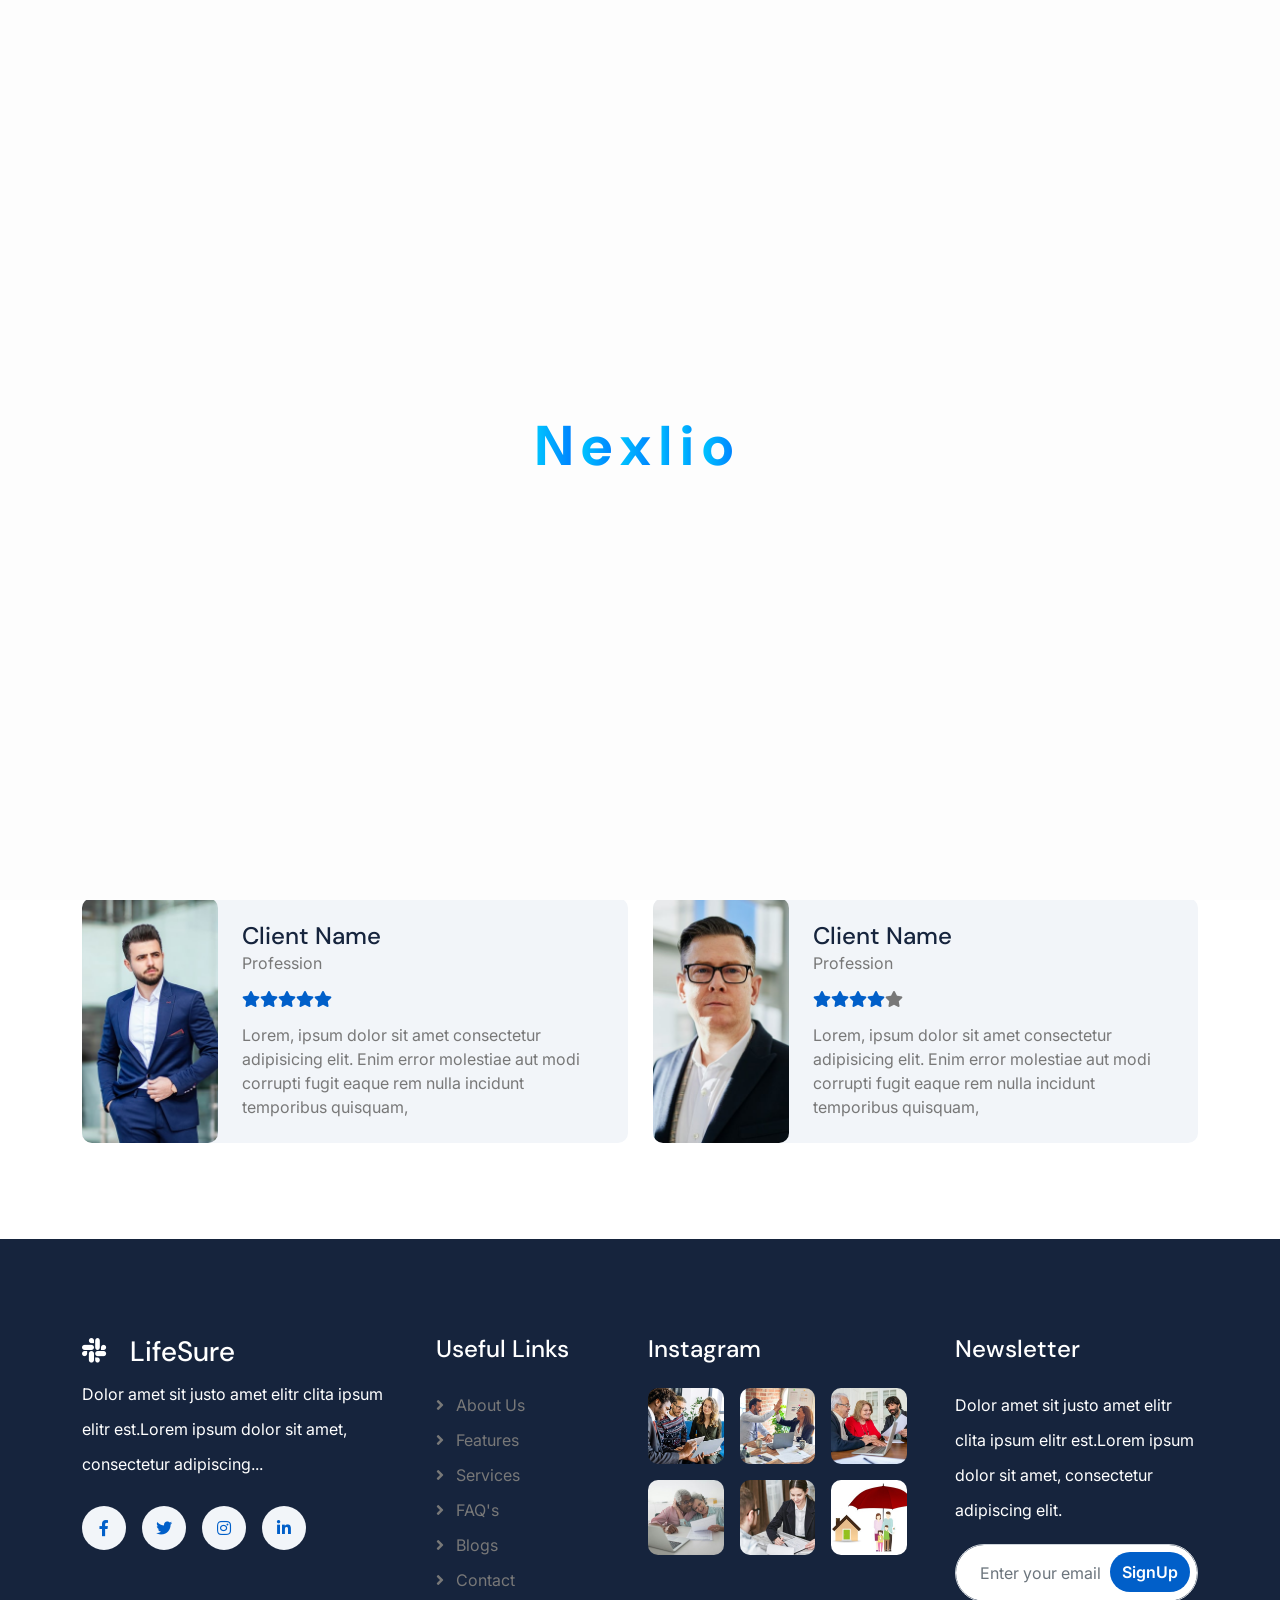
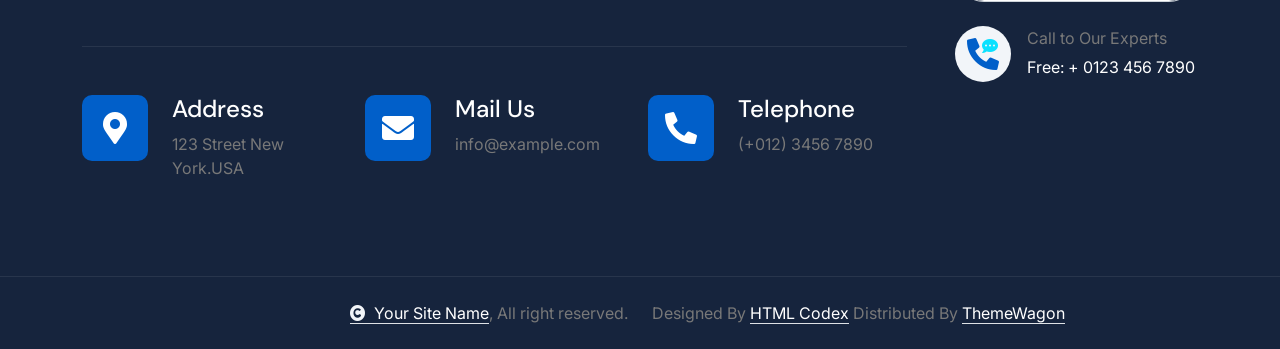
<file: testimonial.html>
<!DOCTYPE html>
<html lang="en">

    <head>
        <meta charset="utf-8">
        <title>Nexlio</title>
        <meta content="width=device-width, initial-scale=1.0" name="viewport">
        <meta content="" name="keywords">
        <meta content="" name="description">

        <!-- Google Web Fonts -->
        <link rel="preconnect" href="https://fonts.googleapis.com">
        <link rel="preconnect" href="https://fonts.gstatic.com" crossorigin>
        <link href="https://fonts.googleapis.com/css2?family=DM+Sans:ital,opsz,wght@0,9..40,100..1000;1,9..40,100..1000&family=Inter:slnt,wght@-10..0,100..900&display=swap" rel="stylesheet">

        <!-- Icon Font Stylesheet -->
        <link rel="stylesheet" href="https://use.fontawesome.com/releases/v5.15.4/css/all.css"/>
        <link href="https://cdn.jsdelivr.net/npm/bootstrap-icons@1.4.1/font/bootstrap-icons.css" rel="stylesheet">

        <!-- Libraries Stylesheet -->
        <link rel="stylesheet" href="lib/animate/animate.min.css"/>
        <link href="lib/lightbox/css/lightbox.min.css" rel="stylesheet">
        <link href="lib/owlcarousel/assets/owl.carousel.min.css" rel="stylesheet">


        <!-- Customized Bootstrap Stylesheet -->
        <link href="css/bootstrap.min.css" rel="stylesheet">

        <!-- Template Stylesheet -->
        <link href="css/style.css" rel="stylesheet">
    </head>

    <body>

        <!-- Spinner Start -->
       <div id="spinner" class="show">
    <h1 class="logo-text">
        <span>N</span>
        <span>e</span>
        <span>x</span>
        <span>l</span>
        <span>i</span>
        <span>o</span>
        <span class="cursor"></span>
    </h1>
</div>
        <!-- Spinner End -->

        <!-- Topbar Start -->
        <div class="container-fluid topbar px-0 px-lg-4 bg-light py-2 d-none d-lg-block">
            <div class="container">
                <div class="row gx-0 align-items-center">
                    <div class="col-lg-8 text-center text-lg-start mb-lg-0">
                        <div class="d-flex flex-wrap">
                            <div class="border-end border-primary pe-3">
                                <a href="#" class="text-muted small"><i class="fas fa-map-marker-alt text-primary me-2"></i>Find A Location</a>
                            </div>
                            <div class="ps-3">
                                <a href="mailto:example@gmail.com" class="text-muted small"><i class="fas fa-envelope text-primary me-2"></i>example@gmail.com</a>
                            </div>
                        </div>
                    </div>
                    <div class="col-lg-4 text-center text-lg-end">
                        <div class="d-flex justify-content-end">
                            <div class="d-flex border-end border-primary pe-3">
                                <a class="btn p-0 text-primary me-3" href="#"><i class="fab fa-facebook-f"></i></a>
                                <a class="btn p-0 text-primary me-3" href="#"><i class="fab fa-twitter"></i></a>
                                <a class="btn p-0 text-primary me-3" href="#"><i class="fab fa-instagram"></i></a>
                                <a class="btn p-0 text-primary me-0" href="#"><i class="fab fa-linkedin-in"></i></a>
                            </div>
                            <div class="dropdown ms-3">
                                <a href="#" class="dropdown-toggle text-dark" data-bs-toggle="dropdown"><small><i class="fas fa-globe-europe text-primary me-2"></i> English</small></a>
                                <div class="dropdown-menu rounded">
                                    <a href="#" class="dropdown-item">English</a>
                                    <a href="#" class="dropdown-item">Bangla</a>
                                    <a href="#" class="dropdown-item">French</a>
                                    <a href="#" class="dropdown-item">Spanish</a>
                                    <a href="#" class="dropdown-item">Arabic</a>
                                </div>
                            </div>
                        </div>
                    </div>
                </div>
            </div>
        </div>
        <!-- Topbar End -->

        <!-- Navbar & Hero Start -->
        <div class="container-fluid nav-bar px-0 px-lg-4 py-lg-0">
            <div class="container">
                <nav class="navbar navbar-expand-lg navbar-light"> 
                    <a href="#" class="navbar-brand p-0">
                        <h1 class="text-primary mb-0"><i class="fab fa-slack me-2"></i> LifeSure</h1>
                        <!-- <img src="img/logo.png" alt="Logo"> -->
                    </a>
                    <button class="navbar-toggler" type="button" data-bs-toggle="collapse" data-bs-target="#navbarCollapse">
                        <span class="fa fa-bars"></span>
                    </button>
                    <div class="collapse navbar-collapse" id="navbarCollapse">
                        <div class="navbar-nav mx-0 mx-lg-auto">
                            <a href="index.html" class="nav-item nav-link">Home</a>
                            <a href="about.html" class="nav-item nav-link">About</a>
                            <a href="service.html" class="nav-item nav-link">Services</a>
                            <a href="blog.html" class="nav-item nav-link">Blog</a>
                            <div class="nav-item dropdown active">
                                <a href="#" class="nav-link" data-bs-toggle="dropdown">
                                    <span class="dropdown-toggle">Pages</span>
                                </a>
                                <div class="dropdown-menu">
                                    <a href="feature.html" class="dropdown-item">Our Features</a>
                                    <a href="team.html" class="dropdown-item">Our team</a>
                                    <a href="testimonial.html" class="dropdown-item active">Testimonial</a>
                                    <a href="FAQ.html" class="dropdown-item">FAQs</a>
                                    <a href="404.html" class="dropdown-item">404 Page</a>
                                </div>
                            </div>
                            <a href="contact.html" class="nav-item nav-link">Contact</a>
                            <div class="nav-btn px-3">
                                <button class="btn-search btn btn-primary btn-md-square rounded-circle flex-shrink-0" data-bs-toggle="modal" data-bs-target="#searchModal"><i class="fas fa-search"></i></button>
                                <a href="#" class="btn btn-primary rounded-pill py-2 px-4 ms-3 flex-shrink-0"> Get a Quote</a>
                            </div>
                        </div>
                    </div>
                    <div class="d-none d-xl-flex flex-shrink-0 ps-4">
                        <a href="#" class="btn btn-light btn-lg-square rounded-circle position-relative wow tada" data-wow-delay=".9s">
                            <i class="fa fa-phone-alt fa-2x"></i>
                            <div class="position-absolute" style="top: 7px; right: 12px;">
                                <span><i class="fa fa-comment-dots text-secondary"></i></span>
                            </div>
                        </a>
                        <div class="d-flex flex-column ms-3">
                            <span>Call to Our Experts</span>
                            <a href="tel:+ 0123 456 7890"><span class="text-dark">Free: + 0123 456 7890</span></a>
                        </div>
                    </div>
                </nav>
            </div>
        </div>
        <!-- Navbar & Hero End -->

        <!-- Modal Search Start -->
        <div class="modal fade" id="searchModal" tabindex="-1" aria-labelledby="exampleModalLabel" aria-hidden="true">
            <div class="modal-dialog modal-fullscreen">
                <div class="modal-content rounded-0">
                    <div class="modal-header">
                        <h5 class="modal-title" id="exampleModalLabel">Search by keyword</h5>
                        <button type="button" class="btn-close" data-bs-dismiss="modal" aria-label="Close"></button>
                    </div>
                    <div class="modal-body d-flex align-items-center bg-primary">
                        <div class="input-group w-75 mx-auto d-flex">
                            <input type="search" class="form-control p-3" placeholder="keywords" aria-describedby="search-icon-1">
                            <span id="search-icon-1" class="btn bg-light border nput-group-text p-3"><i class="fa fa-search"></i></span>
                        </div>
                    </div>
                </div>
            </div>
        </div>
        <!-- Modal Search End -->


        <!-- Header Start -->
        <div class="container-fluid bg-breadcrumb">
            <div class="container text-center py-5" style="max-width: 900px;">
                <h4 class="text-white display-4 mb-4 wow fadeInDown" data-wow-delay="0.1s">Our Testimonial</h4>
                <ol class="breadcrumb d-flex justify-content-center mb-0 wow fadeInDown" data-wow-delay="0.3s">
                    <li class="breadcrumb-item"><a href="index.html">Home</a></li>
                    <li class="breadcrumb-item"><a href="#">Pages</a></li>
                    <li class="breadcrumb-item active text-primary">Testimonial</li>
                </ol>    
            </div>
        </div>
        <!-- Header End -->


        <!-- Testimonial Start -->
        <div class="container-fluid testimonial py-5">
            <div class="container py-5">
                <div class="text-center mx-auto pb-5 wow fadeInUp" data-wow-delay="0.2s" style="max-width: 800px;">
                    <h4 class="text-primary">Testimonial</h4>
                    <h1 class="display-4 mb-4">What Our Customers Are Saying</h1>
                    <p class="mb-0">Lorem ipsum dolor, sit amet consectetur adipisicing elit. Tenetur adipisci facilis cupiditate recusandae aperiam temporibus corporis itaque quis facere, numquam, ad culpa deserunt sint dolorem autem obcaecati, ipsam mollitia hic.
                    </p>
                </div>
                <div class="owl-carousel testimonial-carousel wow fadeInUp" data-wow-delay="0.2s">
                    <div class="testimonial-item bg-light rounded">
                        <div class="row g-0">
                            <div class="col-4  col-lg-4 col-xl-3">
                                <div class="h-100">
                                    <img src="img/testimonial-1.jpg" class="img-fluid h-100 rounded" style="object-fit: cover;" alt="">
                                </div>
                            </div>
                            <div class="col-8 col-lg-8 col-xl-9">
                                <div class="d-flex flex-column my-auto text-start p-4">
                                    <h4 class="text-dark mb-0">Client Name</h4>
                                    <p class="mb-3">Profession</p>
                                    <div class="d-flex text-primary mb-3">
                                        <i class="fas fa-star"></i>
                                        <i class="fas fa-star"></i>
                                        <i class="fas fa-star"></i>
                                        <i class="fas fa-star"></i>
                                        <i class="fas fa-star"></i>
                                    </div>
                                    <p class="mb-0">Lorem, ipsum dolor sit amet consectetur adipisicing elit. Enim error molestiae aut modi corrupti fugit eaque rem nulla incidunt temporibus quisquam,
                                    </p>
                                </div>
                            </div>
                        </div>
                    </div>
                    <div class="testimonial-item bg-light rounded">
                        <div class="row g-0">
                            <div class="col-4  col-lg-4 col-xl-3">
                                <div class="h-100">
                                    <img src="img/testimonial-2.jpg" class="img-fluid h-100 rounded" style="object-fit: cover;" alt="">
                                </div>
                            </div>
                            <div class="col-8 col-lg-8 col-xl-9">
                                <div class="d-flex flex-column my-auto text-start p-4">
                                    <h4 class="text-dark mb-0">Client Name</h4>
                                    <p class="mb-3">Profession</p>
                                    <div class="d-flex text-primary mb-3">
                                        <i class="fas fa-star"></i>
                                        <i class="fas fa-star"></i>
                                        <i class="fas fa-star"></i>
                                        <i class="fas fa-star"></i>
                                        <i class="fas fa-star text-body"></i>
                                    </div>
                                    <p class="mb-0">Lorem, ipsum dolor sit amet consectetur adipisicing elit. Enim error molestiae aut modi corrupti fugit eaque rem nulla incidunt temporibus quisquam,
                                    </p>
                                </div>
                            </div>
                        </div>
                    </div>
                    <div class="testimonial-item bg-light rounded">
                        <div class="row g-0">
                            <div class="col-4  col-lg-4 col-xl-3">
                                <div class="h-100">
                                    <img src="img/testimonial-3.jpg" class="img-fluid h-100 rounded" style="object-fit: cover;" alt="">
                                </div>
                            </div>
                            <div class="col-8 col-lg-8 col-xl-9">
                                <div class="d-flex flex-column my-auto text-start p-4">
                                    <h4 class="text-dark mb-0">Client Name</h4>
                                    <p class="mb-3">Profession</p>
                                    <div class="d-flex text-primary mb-3">
                                        <i class="fas fa-star"></i>
                                        <i class="fas fa-star"></i>
                                        <i class="fas fa-star"></i>
                                        <i class="fas fa-star text-body"></i>
                                        <i class="fas fa-star text-body"></i>
                                    </div>
                                    <p class="mb-0">Lorem, ipsum dolor sit amet consectetur adipisicing elit. Enim error molestiae aut modi corrupti fugit eaque rem nulla incidunt temporibus quisquam,
                                    </p>
                                </div>
                            </div>
                        </div>
                    </div>
                </div>
            </div>
        </div>
        <!-- Testimonial End -->


        <!-- Footer Start -->
        <div class="container-fluid footer py-5 wow fadeIn" data-wow-delay="0.2s">
            <div class="container py-5">
                <div class="row g-5">
                    <div class="col-xl-9">
                        <div class="mb-5">
                            <div class="row g-4">
                                <div class="col-md-6 col-lg-6 col-xl-5">
                                    <div class="footer-item">
                                        <a href="index.html" class="p-0">
                                            <h3 class="text-white"><i class="fab fa-slack me-3"></i> LifeSure</h3>
                                            <!-- <img src="img/logo.png" alt="Logo"> -->
                                        </a>
                                        <p class="text-white mb-4">Dolor amet sit justo amet elitr clita ipsum elitr est.Lorem ipsum dolor sit amet, consectetur adipiscing...</p>
                                        <div class="footer-btn d-flex">
                                            <a class="btn btn-md-square rounded-circle me-3" href="#"><i class="fab fa-facebook-f"></i></a>
                                            <a class="btn btn-md-square rounded-circle me-3" href="#"><i class="fab fa-twitter"></i></a>
                                            <a class="btn btn-md-square rounded-circle me-3" href="#"><i class="fab fa-instagram"></i></a>
                                            <a class="btn btn-md-square rounded-circle me-0" href="#"><i class="fab fa-linkedin-in"></i></a>
                                        </div>
                                    </div>
                                </div>
                                <div class="col-md-6 col-lg-6 col-xl-3">
                                    <div class="footer-item">
                                        <h4 class="text-white mb-4">Useful Links</h4>
                                        <a href="#"><i class="fas fa-angle-right me-2"></i> About Us</a>
                                        <a href="#"><i class="fas fa-angle-right me-2"></i> Features</a>
                                        <a href="#"><i class="fas fa-angle-right me-2"></i> Services</a>
                                        <a href="#"><i class="fas fa-angle-right me-2"></i> FAQ's</a>
                                        <a href="#"><i class="fas fa-angle-right me-2"></i> Blogs</a>
                                        <a href="#"><i class="fas fa-angle-right me-2"></i> Contact</a>
                                    </div>
                                </div>
                                <div class="col-md-6 col-lg-6 col-xl-4">
                                    <div class="footer-item">
                                        <h4 class="mb-4 text-white">Instagram</h4>
                                        <div class="row g-3">
                                            <div class="col-4">
                                                <div class="footer-instagram rounded">
                                                    <img src="img/instagram-footer-1.jpg" class="img-fluid w-100" alt="">
                                                    <div class="footer-search-icon">
                                                        <a href="img/instagram-footer-1.jpg" data-lightbox="footerInstagram-1" class="my-auto"><i class="fas fa-link text-white"></i></a>
                                                    </div>
                                                </div>
                                           </div>
                                           <div class="col-4">
                                                <div class="footer-instagram rounded">
                                                    <img src="img/instagram-footer-2.jpg" class="img-fluid w-100" alt="">
                                                    <div class="footer-search-icon">
                                                        <a href="img/instagram-footer-2.jpg" data-lightbox="footerInstagram-2" class="my-auto"><i class="fas fa-link text-white"></i></a>
                                                    </div>
                                                </div>
                                           </div>
                                            <div class="col-4">
                                                <div class="footer-instagram rounded">
                                                    <img src="img/instagram-footer-3.jpg" class="img-fluid w-100" alt="">
                                                    <div class="footer-search-icon">
                                                        <a href="img/instagram-footer-3.jpg" data-lightbox="footerInstagram-3" class="my-auto"><i class="fas fa-link text-white"></i></a>
                                                    </div>
                                                </div>
                                           </div>
                                            <div class="col-4">
                                                <div class="footer-instagram rounded">
                                                    <img src="img/instagram-footer-4.jpg" class="img-fluid w-100" alt="">
                                                    <div class="footer-search-icon">
                                                        <a href="img/instagram-footer-4.jpg" data-lightbox="footerInstagram-4" class="my-auto"><i class="fas fa-link text-white"></i></a>
                                                    </div>
                                                </div>
                                           </div>
                                            <div class="col-4">
                                                <div class="footer-instagram rounded">
                                                    <img src="img/instagram-footer-5.jpg" class="img-fluid w-100" alt="">
                                                    <div class="footer-search-icon">
                                                        <a href="img/instagram-footer-5.jpg" data-lightbox="footerInstagram-5" class="my-auto"><i class="fas fa-link text-white"></i></a>
                                                    </div>
                                                </div>
                                           </div>
                                           <div class="col-4">
                                                <div class="footer-instagram rounded">
                                                    <img src="img/instagram-footer-6.jpg" class="img-fluid w-100" alt="">
                                                    <div class="footer-search-icon">
                                                        <a href="img/instagram-footer-6.jpg" data-lightbox="footerInstagram-6" class="my-auto"><i class="fas fa-link text-white"></i></a>
                                                    </div>
                                                </div>
                                            </div>
                                        </div>
                                    </div>
                                </div>
                            </div>
                        </div>
                        <div class="pt-5" style="border-top: 1px solid rgba(255, 255, 255, 0.08);">
                            <div class="row g-0">
                                <div class="col-12">
                                    <div class="row g-4">
                                        <div class="col-lg-6 col-xl-4">
                                            <div class="d-flex">
                                                <div class="btn-xl-square bg-primary text-white rounded p-4 me-4">
                                                    <i class="fas fa-map-marker-alt fa-2x"></i>
                                                </div>
                                                <div>
                                                    <h4 class="text-white">Address</h4>
                                                    <p class="mb-0">123 Street New York.USA</p>
                                                </div>
                                            </div>
                                        </div>
                                        <div class="col-lg-6 col-xl-4">
                                            <div class="d-flex">
                                                <div class="btn-xl-square bg-primary text-white rounded p-4 me-4">
                                                    <i class="fas fa-envelope fa-2x"></i>
                                                </div>
                                                <div>
                                                    <h4 class="text-white">Mail Us</h4>
                                                    <p class="mb-0">info@example.com</p>
                                                </div>
                                            </div>
                                        </div>
                                        <div class="col-lg-6 col-xl-4">
                                            <div class="d-flex">
                                                <div class="btn-xl-square bg-primary text-white rounded p-4 me-4">
                                                    <i class="fa fa-phone-alt fa-2x"></i>
                                                </div>
                                                <div>
                                                    <h4 class="text-white">Telephone</h4>
                                                    <p class="mb-0">(+012) 3456 7890</p>
                                                </div>
                                            </div>
                                        </div>
                                    </div>
                                </div>
                            </div>
                        </div>
                    </div>
                    
                    <div class="col-xl-3">
                        <div class="footer-item">
                            <h4 class="text-white mb-4">Newsletter</h4>
                            <p class="text-white mb-3">Dolor amet sit justo amet elitr clita ipsum elitr est.Lorem ipsum dolor sit amet, consectetur adipiscing elit.</p>
                            <div class="position-relative rounded-pill mb-4">
                                <input class="form-control rounded-pill w-100 py-3 ps-4 pe-5" type="text" placeholder="Enter your email">
                                <button type="button" class="btn btn-primary rounded-pill position-absolute top-0 end-0 py-2 mt-2 me-2">SignUp</button>
                            </div>
                            <div class="d-flex flex-shrink-0">
                                <div class="footer-btn">
                                    <a href="#" class="btn btn-lg-square rounded-circle position-relative wow tada" data-wow-delay=".9s">
                                        <i class="fa fa-phone-alt fa-2x"></i>
                                        <div class="position-absolute" style="top: 2px; right: 12px;">
                                            <span><i class="fa fa-comment-dots text-secondary"></i></span>
                                        </div>
                                    </a>
                                </div>
                                <div class="d-flex flex-column ms-3 flex-shrink-0">
                                    <span>Call to Our Experts</span>
                                    <a href="tel:+ 0123 456 7890"><span class="text-white">Free: + 0123 456 7890</span></a>
                                </div>
                            </div>
                        </div>
                    </div>
                </div>
            </div>
        </div>
        <!-- Footer End -->
        
        <!-- Copyright Start -->
        <div class="container-fluid copyright py-4">
            <div class="container">
                <div class="row g-4 align-items-center">
                    <div class="col-md-6 text-center text-md-end mb-md-0">
                        <span class="text-body"><a href="#" class="border-bottom text-white"><i class="fas fa-copyright text-light me-2"></i>Your Site Name</a>, All right reserved.</span>
                    </div>
                    <div class="col-md-6 text-center text-md-start text-body">
                        <!--/*** This template is free as long as you keep the below author’s credit link/attribution link/backlink. ***/-->
                        <!--/*** If you'd like to use the template without the below author’s credit link/attribution link/backlink, ***/-->
                        <!--/*** you can purchase the Credit Removal License from "https://htmlcodex.com/credit-removal". ***/-->
                        Designed By <a class="border-bottom text-white" href="https://htmlcodex.com">HTML Codex</a> Distributed By <a class="border-bottom text-white" href="https://themewagon.com">ThemeWagon</a>
                    </div>
                </div>
            </div>
        </div>
        <!-- Copyright End -->


        <!-- Back to Top -->
        <a href="#" class="btn btn-primary btn-lg-square rounded-circle back-to-top"><i class="fa fa-arrow-up"></i></a>   

        
        <!-- JavaScript Libraries -->
        <script src="https://ajax.googleapis.com/ajax/libs/jquery/3.6.4/jquery.min.js"></script>
        <script src="https://cdn.jsdelivr.net/npm/bootstrap@5.0.0/dist/js/bootstrap.bundle.min.js"></script>
        <script src="lib/wow/wow.min.js"></script>
        <script src="lib/easing/easing.min.js"></script>
        <script src="lib/waypoints/waypoints.min.js"></script>
        <script src="lib/counterup/counterup.min.js"></script>
        <script src="lib/lightbox/js/lightbox.min.js"></script>
        <script src="lib/owlcarousel/owl.carousel.min.js"></script>
        

        <!-- Template Javascript -->
        <script src="js/main.js"></script>
    </body>

</html>
</file>
<file: css/style.css>
/*** Spinner Start ***/
#spinner {
    position: fixed;
    width: 100%;
    height: 100vh;
    top: 0;
    left: 0;
    background: #fdfdfd; /* dark premium bg */
    display: flex;
    justify-content: center;
    align-items: center;
    z-index: 99999;

    opacity: 0;
    visibility: hidden;
    transition: opacity .6s ease-out, visibility 0s linear .6s;
}

#spinner.show {
    visibility: visible;
    opacity: 1;
}

/* Logo Text */
.logo-text {
    font-size: 3.5rem;
    font-weight: 700;
    letter-spacing: 8px;
    display: flex;
    align-items: center;
}

/* Gradient Text */
.logo-text span {
    opacity: 0;
    display: inline-block;
    transform: translateY(40px) scale(0.9);
    
    background: linear-gradient(90deg, #00c6ff, #0072ff, #00c6ff);
    background-size: 200% auto;
    
    -webkit-background-clip: text;
    -webkit-text-fill-color: transparent;

    animation: letterAnim 0.6s forwards, gradientMove 2s linear infinite;
}

/* Letter Animation */
@keyframes letterAnim {
    to {
        opacity: 1;
        transform: translateY(0) scale(1);
    }
}

/* Gradient Move */
@keyframes gradientMove {
    to {
        background-position: 200% center;
    }
}

/* Cursor */
.cursor {
    margin-left: 5px;
    color: #00c6ff;
    animation: blink 1s infinite;
}

/* Blink */
@keyframes blink {
    0%, 50%, 100% { opacity: 1; }
    25%, 75% { opacity: 0; }
}

/* Delays */
.logo-text span:nth-child(1) { animation-delay: 0.2s; }
.logo-text span:nth-child(2) { animation-delay: 0.4s; }
.logo-text span:nth-child(3) { animation-delay: 0.6s; }
.logo-text span:nth-child(4) { animation-delay: 0.8s; }
.logo-text span:nth-child(5) { animation-delay: 1s; }
.logo-text span:nth-child(6) { animation-delay: 1.2s; }
/*** Spinner End ***/

.back-to-top {
    position: fixed;
    right: 30px;
    bottom: 30px;
    transition: 0.5s;
    z-index: 99;
}


/*** Button Start ***/
.btn {
    font-weight: 600;
    transition: .5s;
}

.btn-square {
    width: 32px;
    height: 32px;
}

.btn-sm-square {
    width: 34px;
    height: 34px;
}

.btn-md-square {
    width: 44px;
    height: 44px;
}

.btn-lg-square {
    width: 56px;
    height: 56px;
}

.btn-xl-square {
    width: 66px;
    height: 66px;
}

.btn-square,
.btn-sm-square,
.btn-md-square,
.btn-lg-square,
.btn-xl-square {
    padding: 0;
    display: flex;
    align-items: center;
    justify-content: center;
    font-weight: normal;
}

.btn.btn-primary {
    color: var(--bs-white);
    border: none;
}

.btn.btn-primary:hover {
    background: var(--bs-dark);
    color: var(--bs-white);
}

.btn.btn-light {
    color: var(--bs-primary);
    border: none;
}

.btn.btn-light:hover {
    color: var(--bs-white);
    background: var(--bs-dark);
}

.btn.btn-dark {
    color: var(--bs-white);
    border: none;
}

.btn.btn-dark:hover {
    color: var(--bs-primary);
    background: var(--bs-light);
}


/*** Topbar Start ***/ 
.topbar .dropdown-toggle::after {
    border: none;
    content: "\f107";
    font-family: "Font Awesome 5 Free";
    font-weight: 600;
    vertical-align: middle;
    margin-left: 8px;
    color: var(--bs-primary);
}

.topbar .dropdown .dropdown-menu a:hover {
    background: var(--bs-primary);
    color: var(--bs-white);
}

.topbar .dropdown .dropdown-menu {
    transform: rotateX(0deg);
    visibility: visible;
    background: var(--bs-light);
    padding-top: 10px;
    border: 0;
    transition: .5s;
    opacity: 1;
}
/*** Topbar End ***/


/*** Navbar Start ***/
.nav-bar {
    background: var(--bs-white);
    transition: 1s;
}

.navbar-light .navbar-brand img {
    max-height: 60px;
    transition: .5s;
}

.nav-bar .navbar-light .navbar-brand img {
    max-height: 110px;
}

.navbar .navbar-nav .nav-item .nav-link {
    padding: 0;
}

.navbar .navbar-nav .nav-item {
    display: flex;
    align-items: center;
    padding: 15px;
}

.navbar-light .navbar-nav .nav-item:hover,
.navbar-light .navbar-nav .nav-item.active,
.navbar-light .navbar-nav .nav-item:hover .nav-link,
.navbar-light .navbar-nav .nav-item.active .nav-link {
    color: var(--bs-primary);
}

@media (max-width: 991px) {
    .navbar {
        padding: 0px 0;
    }

    .navbar .navbar-nav .nav-link {
        padding: 0;
    }

    .navbar .navbar-nav .nav-item {
        display: flex;
        padding: 0px;
        flex-direction: column;
        justify-content: start;
        align-items: start;
    }

    .navbar .navbar-nav .nav-btn {
        display: flex;
        justify-content: start;
    }

    .navbar .navbar-nav {
        width: 100%;
        display: flex;
        margin-top: 20px;
        padding-bottom: 20px;
        background: var(--bs-light);
        border-radius: 10px;
    }

    .navbar.navbar-expand-lg .navbar-toggler {
        padding: 8px 15px;
        border: 1px solid var(--bs-primary);
        color: var(--bs-primary);
    }
}

.navbar .dropdown-toggle::after {
    border: none;
    content: "\f107";
    font-family: "Font Awesome 5 Free";
    font-weight: 600;
    vertical-align: middle;
    margin-left: 8px;
}

.dropdown .dropdown-menu .dropdown-item:hover {
    background: var(--bs-primary);
    color: var(--bs-white);
}

@media (min-width: 992px) {
    .navbar {
        padding: 0px 0;
    }

    .navbar .nav-btn {
        display: flex;
        align-items: center;
        justify-content: end;
    }

    .navbar .navbar-nav {
        width: 100%;
        display: flex;
        justify-content: center;
        align-items: center;
        background: var(--bs-light);
        border-radius: 10px;
    }

    .navbar .navbar-nav .nav-btn {
        width: 100%;
        display: flex;
        margin-left: auto;
    }

    .navbar .nav-item .dropdown-menu {
        display: block;
        visibility: hidden;
        top: 100%;
        transform: rotateX(-75deg);
        transform-origin: 0% 0%;
        border: 0;
        border-radius: 10px;
        transition: .5s;
        opacity: 0;
    }

    .navbar .nav-item:hover .dropdown-menu {
        transform: rotateX(0deg);
        visibility: visible;
        margin-top: 20px;
        background: var(--bs-light);
        transition: .5s;
        opacity: 1;
    }
}
/*** Navbar End ***/


/*** Carousel Hero Header Start ***/
.header-carousel .header-carousel-item {
    height: 700px;
}

.header-carousel .owl-nav .owl-prev,
.header-carousel .owl-nav .owl-next {
    position: absolute;
    width: 60px;
    height: 60px;
    border-radius: 60px;
    background: var(--bs-light);
    color: var(--bs-primary);
    font-size: 26px;
    display: flex;
    align-items: center;
    justify-content: center;
    transition: 0.5s;
}

.header-carousel .owl-nav .owl-prev {
    bottom: 30px;
    left: 50%;
    transform: translateX(-50%);
    margin-left: 30px;
}
.header-carousel .owl-nav .owl-next {
    bottom: 30px;
    right: 50%;
    transform: translateX(-50%);
    margin-right: 30px;
}

.header-carousel .owl-nav .owl-prev:hover,
.header-carousel .owl-nav .owl-next:hover {
    box-shadow: inset 0 0 100px 0 var(--bs-secondary);
    color: var(--bs-white);
}

.header-carousel .header-carousel-item .carousel-caption {
    position: absolute;
    width: 100%;
    height: 100%;
    left: 0;
    bottom: 0;
    background: rgba(0, 0, 0, .2);
    display: flex;
    align-items: center;
}

@media (max-width: 991px) {
    .header-carousel .header-carousel-item .carousel-caption {
        padding-top: 45px;
    }

    .header-carousel .header-carousel-item {
        height: 1300px;
    }
}

@media (max-width: 767px) {
    .header-carousel .header-carousel-item {
        height: 950px;
    }

    .header-carousel .owl-nav .owl-prev {
        bottom: -30px;
        left: 50%;
        transform: translateX(-50%);
        margin-left: -45px;
    }

    .header-carousel .owl-nav .owl-next {
        bottom: -30px;
        left: 50%;
        transform: translateX(-50%);
        margin-left: 45px;
    }
}
/*** Carousel Hero Header End ***/


/*** Single Page Hero Header Start ***/
.bg-breadcrumb {
    position: relative;
    overflow: hidden;
    background: linear-gradient(rgba(1, 95, 201, 0.9), rgba(0, 0, 0, 0.2)), url(../img/bg-breadcrumb.jpg);
    background-position: center center;
    background-repeat: no-repeat;
    background-size: cover;
    padding: 60px 0 60px 0;
    transition: 0.5s;
}

.bg-breadcrumb .breadcrumb {
    position: relative;
}

.bg-breadcrumb .breadcrumb .breadcrumb-item a {
    color: var(--bs-white);
}
/*** Single Page Hero Header End ***/


/*** Feature Start ***/
.feature .feature-item {
    border-radius: 10px;
    background: var(--bs-white);
    transition: 0.5s;
}

.feature .feature-item:hover {
    background: var(--bs-primary);
}

.feature .feature-item .feature-icon {
    position: relative;
    width: 100px;
    display: inline-flex;
    align-items: center;
    justify-content: center;
    border-bottom-left-radius: 10px;
    border-bottom-right-radius: 10px;
    background: var(--bs-light);
}

.feature .feature-item:hover .feature-icon i {
    z-index: 9;
}

.feature .feature-item .feature-icon::after {
    content: "";
    position: absolute;
    width: 100%;
    height: 0;
    top: 0;
    left: 0;
    border-bottom-left-radius: 10px;
    border-bottom-right-radius: 10px;
    background: var(--bs-dark);
    transition: 0.5s;
    z-index: 1;
}

.feature .feature-item:hover .feature-icon::after {
    height: 100%;
}

.feature .feature-item .feature-icon {
    color: var(--bs-primary);
}

.feature .feature-item .feature-icon,
.feature .feature-item h4,
.feature .feature-item p {
    transition: 0.5s;
}

.feature .feature-item:hover .feature-icon {
    color: var(--bs-white);
}
.feature .feature-item:hover h4,
.feature .feature-item:hover p {
    color: var(--bs-white);
}

.feature .feature-item:hover a.btn {
    background: var(--bs-white);
    color: var(--bs-primary);
}

.feature .feature-item:hover a.btn:hover {
    background: var(--bs-dark);
    color: var(--bs-white);
}
/*** Feature End ***/


/*** Service Start ***/
.service .service-item {
    border-radius: 10px;
}
.service .service-item .service-img {
    position: relative;
    overflow: hidden;
    border-top-left-radius: 10px;
    border-top-right-radius: 10px;
}

.service .service-item .service-img img {
    transition: 0.5s;
}

.service .service-item:hover .service-img img {
    transform: scale(1.1);
}

.service .service-item .service-img::after {
    content: "";
    position: absolute;
    width: 100%;
    height: 0;
    top: 0;
    left: 0;
    border-top-left-radius: 10px;
    border-top-right-radius: 10px;
    background: rgba(1, 95, 201, .2);
    transition: 0.5s;
    z-index: 1;
}

.service .service-item:hover .service-img::after {
    height: 100%;
}

.service .service-item .service-img .service-icon {
    position: absolute;
    width: 70px;
    bottom: 0;
    right: 25px;
    border-top-left-radius: 10px;
    border-top-right-radius: 10px;
    background: var(--bs-light);
    display: flex;
    align-items: center;
    justify-content: center;
    transition: 0.5s;
    z-index: 9;
}

.service .service-item .service-img .service-icon i {
    color: var(--bs-primary);
    transition: 0.5s;
}

.service .service-item:hover .service-img .service-icon i {
    transform: rotateX(360deg);
    color: var(--bs-white);
}

.service .service-item:hover .service-img .service-icon {
    bottom: 0;
    color: var(--bs-white);
    background: var(--bs-primary);
}

.service .service-content {
    position: relative;
    border-bottom-left-radius: 10px;
    border-bottom-right-radius: 10px;
    background: var(--bs-light);
}

.service .service-item .service-content .service-content-inner {
    position: relative;
    z-index: 9;
}

.service .service-item .service-content .service-content-inner .h4,
.service .service-item .service-content .service-content-inner p {
    transition: 0.5s;
}

.service .service-item:hover .service-content .service-content-inner .h4,
.service .service-item:hover .service-content .service-content-inner p {
    color: var(--bs-white);
}

.service .service-item:hover .service-content .service-content-inner .btn.btn-primary {
    color: var(--bs-primary);
    background: var(--bs-white);
}

.service .service-item:hover .service-content .service-content-inner .btn.btn-primary:hover {
    color: var(--bs-white);
    background: var(--bs-dark);
}

.service .service-item:hover .service-content .service-content-inner .h4:hover {
    color: var(--bs-dark);
}

.service .service-item .service-content::after {
    content: "";
    position: absolute;
    width: 100%;
    height: 0;
    bottom: 0;
    left: 0;
    border-bottom-left-radius: 10px;
    border-bottom-right-radius: 10px;
    background: var(--bs-primary);
    transition: 0.5s;
    z-index: 1;
}

.service .service-item:hover .service-content::after {
    height: 100%;
}
/*** Service End ***/


/*** FAQs Start ***/
.faq-section .accordion .accordion-item .accordion-header .accordion-button {
    color: var(--bs-white);
    background: rgba(1, 95, 201, .8);
    font-size: 18px;
}

.faq-section .accordion .accordion-item .accordion-header .accordion-button.collapsed {
    color: var(--bs-primary);
    background: var(--bs-light);
}
/*** FAQs End ***/


/*** Blog Start ***/
.blog .blog-item {
    border-radius: 10px;
    transition: 0.5s;
}

.blog .blog-item:hover {
    box-shadow: 0 0 45px rgba(0, 0, 0, .1);
}

.blog .blog-item:hover .blog-content {
    background: var(--bs-white);
}

.blog .blog-item .blog-img {
    border-top-left-radius: 10px;
    border-top-right-radius: 10px;
    position: relative;
    overflow: hidden;
}

.blog .blog-item .blog-img img {
    transition: 0.5s;
}

.blog .blog-item:hover .blog-img img {
    transform: scale(1.2);
}

.blog .blog-item .blog-img::after {
    content: "";
    position: absolute;
    width: 100%;
    height: 0;
    top: 0;
    left: 0;
    border-top-left-radius: 10px;
    border-top-right-radius: 10px;
    background: rgba(1, 95, 201, .2);
    transition: 0.5s;
    z-index: 1;
}

.blog .blog-item:hover .blog-img::after {
    height: 100%;
}

.blog .blog-item .blog-img .blog-categiry {
    position: absolute;
    bottom: 0;
    right: 0;
    border-top-left-radius: 10px;
    display: inline-flex;
    color: var(--bs-white);
    background: var(--bs-primary);
    z-index: 9;
}

.blog .blog-item .blog-content {
    border-bottom-left-radius: 10px;
    border-bottom-right-radius: 10px;
    background: var(--bs-light);
}

.blog .blog-item .blog-content a.btn {
    color: var(--bs-dark);
}

.blog .blog-item:hover .blog-content a.btn:hover {
    color: var(--bs-primary);
}
/*** Blog End ***/


/*** Team Start ***/
.team .team-item .team-img {
    position: relative;
    overflow: hidden;
    border-top-left-radius: 10px;
    border-top-right-radius: 10px;
} 

.team .team-item .team-img img {
    transition: 0.5s;
}

.team .team-item:hover .team-img img {
    transform: scale(1.1);
}

.team .team-item .team-img::after {
    content: "";
    position: absolute;
    width: 100%;
    height: 0;
    top: 0;
    left: 0;
    border-top-left-radius: 10px;
    border-top-right-radius: 10px;
    transition: 0.5s;
}

.team .team-item:hover .team-img::after {
    height: 100%;
    background: rgba(255, 255, 255, 0.3);
}

.team .team-item .team-img .team-icon {
    position: absolute;
    bottom: 20px;
    right: 20px;
    margin-bottom: -100%;
    transition: 0.5s;
    z-index: 9;
}

.team .team-item:hover .team-img .team-icon {
    margin-bottom: 0;
}

.team .team-item .team-title {
    color: var(--bs-white);
    background: var(--bs-primary);
    border-bottom-left-radius: 10px;
    border-bottom-right-radius: 10px;
    transition: 0.5s;
}

.team .team-item .team-title h4 {
    color: var(--bs-white);
}

.team .team-item:hover .team-title {
    background: var(--bs-dark);
}
/*** Team End ***/


/*** Testimonial Start ***/
.testimonial-carousel .owl-stage-outer {
    margin-top: 58px;
    margin-right: -1px;
}

.testimonial .owl-nav .owl-prev {
    position: absolute;
    top: -58px;
    left: 0;
    background: var(--bs-primary);
    color: var(--bs-white);
    padding: 5px 30px;
    border-radius: 30px;
    transition: 0.5s;
}

.testimonial .owl-nav .owl-prev:hover {
    background: var(--bs-dark);
    color: var(--bs-white);
}

.testimonial .owl-nav .owl-next {
    position: absolute;
    top: -58px;
    right: 0;
    background: var(--bs-primary);
    color: var(--bs-white);
    padding: 5px 30px;
    border-radius: 30px;
    transition: 0.5s;
}

.testimonial .owl-nav .owl-next:hover {
    background: var(--bs-dark);
    color: var(--bs-white);
}
/*** Testimonial End ***/


/*** Contact Start ***/
.contact .contact-img {
    position: relative;
}

.contact .contact-img::after {
    content: "";
    position: absolute;
    width: 100%;
    height: 100%;
    top: 0;
    left: 0;
    border-radius: 30% 70% 70% 30% / 30% 30% 70% 70%;
    background: rgba(255, 255, 255, 0.9);
    z-index: 1;
    animation-name: image-efects;
    animation-duration: 10s;
    animation-delay: 1s;
    animation-iteration-count: infinite;
    animation-direction: alternate;
    transition: 0.5s
}

@keyframes image-efects {
    0%  {border-radius: 30% 70% 70% 30% / 30% 30% 70% 70%;}

    25% {border-radius: 35% 65% 27% 73% / 71% 25% 75% 29%;}

    50% {border-radius: 41% 59% 45% 55% / 32% 21% 79% 68%;}

    75% {border-radius: 69% 31% 39% 61% / 70% 83% 17% 30%;}

    100% {border-radius: 30% 70% 70% 30% / 30% 30% 70% 70%;}
}

.contact .contact-img .contact-img-inner {
    position: relative;
    z-index: 9;
}
/*** Contact End ***/


/*** Footer Start ***/
.footer {
    background: var(--bs-dark);
}

.footer .footer-item {
    display: flex;
    flex-direction: column;
}

.footer .footer-item a {
    line-height: 35px;
    color: var(--bs-body);
    transition: 0.5s;
}

.footer .footer-item p {
    line-height: 35px;
}

.footer .footer-item a:hover {
    color: var(--bs-primary);
}

.footer .footer-item .footer-btn a,
.footer .footer-item .footer-btn a i {
    transition: 0.5s;
}

.footer .footer-item .footer-btn a:hover {
    background: var(--bs-white);
}

.footer .footer-item .footer-btn a:hover i {
    color: var(--bs-primary);
}


.footer .footer-item .footer-instagram {
    position: relative;
    overflow: hidden;
}

.footer .footer-item .footer-instagram img {
    transition: 0.5s;
}

.footer .footer-item .footer-instagram:hover img {
    transform: scale(1.2);
}

.footer .footer-item .footer-instagram .footer-search-icon {
    position: absolute;
    width: 100%;
    height: 100%;
    top: 0;
    left: 0;
    display: flex;
    align-items: center;
    justify-content: center;
    transition: 0.5s;
    opacity: 0;
}

.footer .footer-item .footer-instagram:hover .footer-search-icon {
    opacity: 1;
    background: rgba(0, 0, 0, .6);
}

.footer .footer-item .footer-btn a {
    background: var(--bs-light);
    color: var(--bs-primary);
}

.footer .footer-item .footer-btn a:hover {
    background: var(--bs-primary);
}

.footer .footer-item .footer-btn a:hover i {
    color: var(--bs-white);
}
/*** Footer End ***/


/*** copyright Start ***/
.copyright {
    background: var(--bs-dark);
    border-top: 1px solid rgba(255, 255, 255, .08);
}
/*** copyright end ***/
</file>
